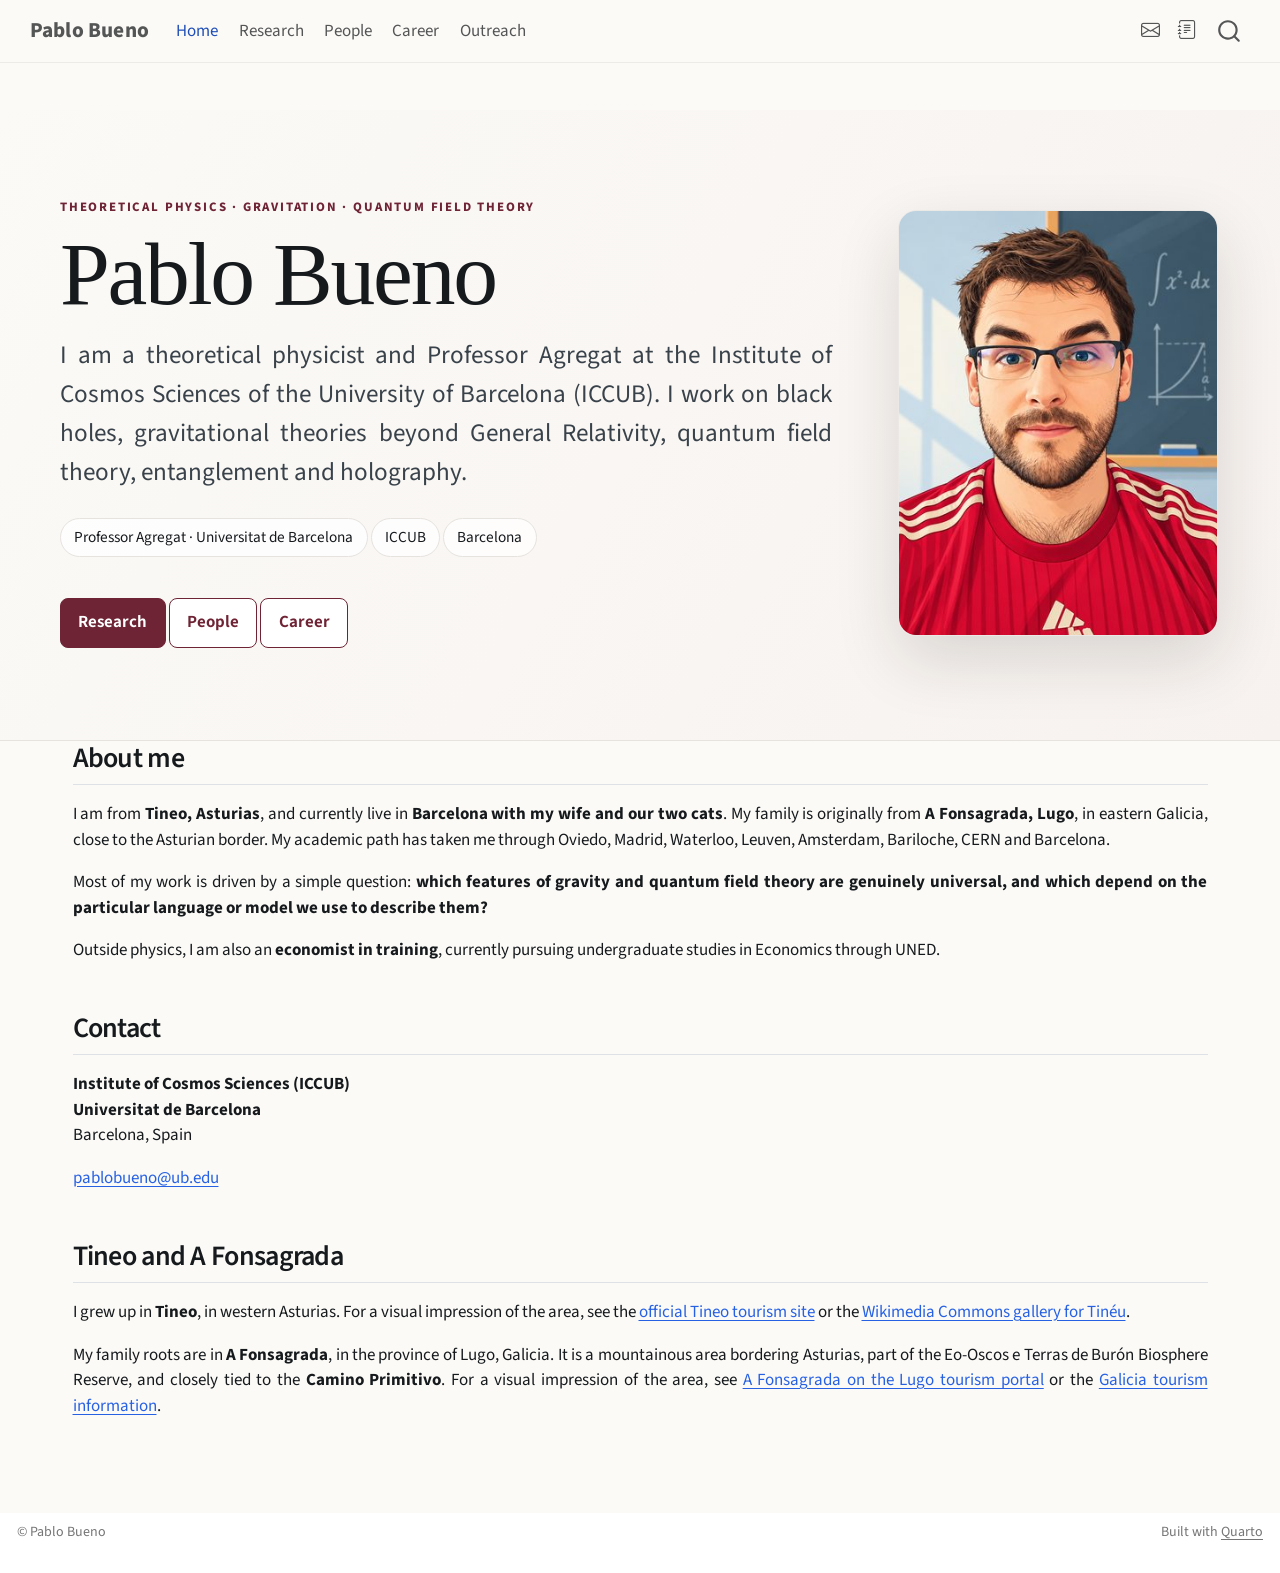
<file: index.html>
<!DOCTYPE html>
<html xmlns="http://www.w3.org/1999/xhtml" lang="en" xml:lang="en"><head>

<meta charset="utf-8">
<meta name="generator" content="quarto-1.10.18">

<meta name="viewport" content="width=device-width, initial-scale=1.0, user-scalable=yes">


<title>Pablo Bueno</title>
<style>
/* Default styles provided by pandoc.
** See https://pandoc.org/MANUAL.html#variables-for-html for config info.
*/
span.smallcaps{font-variant: small-caps;}
div.columns{display: flex; gap: 1.5em;}
div.column{flex: auto;}
@media screen {
div.columns{gap: min(4vw, 1.5em);}
div.column{overflow-x: auto;}
}
div.hanging-indent{margin-left: 1.5em; text-indent: -1.5em;}
ul.task-list{list-style: none;}
ul.task-list li input[type="checkbox"] {
  width: 0.8em;
  margin: 0 0.8em 0.2em -1em; /* quarto-specific, see https://github.com/quarto-dev/quarto-cli/issues/4556 */ 
  vertical-align: middle;
}
</style>


<script src="site_libs/quarto-nav/quarto-nav.js"></script>
<script src="site_libs/clipboard/clipboard.min.js"></script>
<script src="site_libs/quarto-search/autocomplete.umd.js"></script>
<script src="site_libs/quarto-search/fuse.min.js"></script>
<script src="site_libs/quarto-search/quarto-search.js"></script>
<meta name="quarto:offset" content="./">
<link href="./assets/favicon.svg" rel="icon" type="image/svg+xml">
<script src="site_libs/quarto-html/quarto.js" type="module"></script>
<script src="site_libs/quarto-html/tabsets/tabsets.js" type="module"></script>
<script src="site_libs/quarto-html/popper.min.js"></script>
<script src="site_libs/quarto-html/tippy.umd.min.js"></script>
<script src="site_libs/quarto-html/anchor.min.js"></script>
<link href="site_libs/quarto-html/tippy.css" rel="stylesheet">
<link href="site_libs/quarto-html/quarto-syntax-highlighting-64a204ab8560d761af7679ceaba22944.css" rel="stylesheet" id="quarto-text-highlighting-styles">
<script src="site_libs/bootstrap/bootstrap.min.js"></script>
<link href="site_libs/bootstrap/bootstrap-icons.css" rel="stylesheet">
<link href="site_libs/bootstrap/bootstrap-3e9b1289f5f353c49b617ce48ad2bc38.min.css" rel="stylesheet" append-hash="true" id="quarto-bootstrap" data-mode="light">
<script id="quarto-search-options" type="application/json">{
  "location": "navbar",
  "copy-button": false,
  "collapse-after": 3,
  "panel-placement": "end",
  "type": "overlay",
  "limit": 50,
  "keyboard-shortcut": [
    "f",
    "/",
    "s"
  ],
  "show-item-context": false,
  "language": {
    "search-no-results-text": "No results",
    "search-matching-documents-text": "matching documents",
    "search-copy-link-title": "Copy link to search",
    "search-hide-matches-text": "Hide additional matches",
    "search-more-match-text": "more match in this document",
    "search-more-matches-text": "more matches in this document",
    "search-clear-button-title": "Clear",
    "search-text-placeholder": "",
    "search-detached-cancel-button-title": "Cancel",
    "search-submit-button-title": "Submit",
    "search-label": "Search"
  }
}</script>
<style>html{ scroll-behavior: smooth; }</style>


<link rel="stylesheet" href="styles.css">
</head>

<body class="nav-fixed quarto-light">

<div id="quarto-search-results"></div>
  <header id="quarto-header" class="headroom fixed-top">
    <nav class="navbar navbar-expand-lg " data-bs-theme="dark">
      <div class="navbar-container container-fluid">
      <div class="navbar-brand-container mx-auto">
    <a class="navbar-brand" href="./index.html">
    <span class="navbar-title">Pablo Bueno</span>
    </a>
  </div>
            <div id="quarto-search" class="" title="Search"></div>
          <button class="navbar-toggler" type="button" data-bs-toggle="collapse" data-bs-target="#navbarCollapse" aria-controls="navbarCollapse" role="menu" aria-expanded="false" aria-label="Toggle navigation" onclick="if (window.quartoToggleHeadroom) { window.quartoToggleHeadroom(); }">
  <span class="navbar-toggler-icon"></span>
</button>
          <div class="collapse navbar-collapse" id="navbarCollapse">
            <ul class="navbar-nav navbar-nav-scroll me-auto">
  <li class="nav-item">
    <a class="nav-link active" href="./index.html" aria-current="page"> 
<span class="menu-text">Home</span></a>
  </li>  
  <li class="nav-item">
    <a class="nav-link" href="./research.html"> 
<span class="menu-text">Research</span></a>
  </li>  
  <li class="nav-item">
    <a class="nav-link" href="./people.html"> 
<span class="menu-text">People</span></a>
  </li>  
  <li class="nav-item">
    <a class="nav-link" href="./career.html"> 
<span class="menu-text">Career</span></a>
  </li>  
  <li class="nav-item">
    <a class="nav-link" href="./outreach.html"> 
<span class="menu-text">Outreach</span></a>
  </li>  
</ul>
            <ul class="navbar-nav navbar-nav-scroll ms-auto">
  <li class="nav-item compact">
    <a class="nav-link" href="mailto:pablobueno@ub.edu"> <i class="bi bi-envelope" role="img" aria-label="Email">
</i> 
<span class="menu-text"></span></a>
  </li>  
  <li class="nav-item compact">
    <a class="nav-link" href="https://inspirehep.net/authors/1198358?ui-citation-summary=true"> <i class="bi bi-journal-text" role="img" aria-label="INSPIRE-HEP">
</i> 
<span class="menu-text"></span></a>
  </li>  
</ul>
          </div> <!-- /navcollapse -->
            <div class="quarto-navbar-tools">
</div>
      </div> <!-- /container-fluid -->
    </nav>
</header>
<!-- content -->
<div id="quarto-content" class="quarto-container page-columns page-rows-contents page-layout-full page-navbar">
<!-- sidebar -->
<!-- margin-sidebar -->
    
<!-- main -->
<main class="content column-page" id="quarto-document-content"><header id="title-block-header" class="quarto-title-block"></header>




<div class="hero-split">
<div class="hero-copy">
<div class="hero-kicker">
Theoretical physics · Gravitation · Quantum field theory
</div>
<section id="pablo-bueno" class="level1">
<h1>Pablo Bueno</h1>
<div class="hero-lead">
<p>I am a theoretical physicist and Professor Agregat at the Institute of Cosmos Sciences of the University of Barcelona (ICCUB). I work on black holes, gravitational theories beyond General Relativity, quantum field theory, entanglement and holography.</p>
</div>
<div class="hero-meta">
<p><span class="pill">Professor Agregat · Universitat de Barcelona</span> <span class="pill">ICCUB</span> <span class="pill">Barcelona</span></p>
</div>
<div class="button-row">
<p><a class="pb-button primary" href="research.html">Research</a> <a class="pb-button secondary" href="people.html">People</a> <a class="pb-button secondary" href="career.html">Career</a></p>
</div>
</section>
</div>
<div class="hero-photo-wrap">
<p><img class="hero-photo" src="assets/pablo-bueno-cartoon-red.jpg" alt="Illustrated portrait of Pablo Bueno"></p>
</div>
</div>
<section id="about-me" class="level2">
<h2 class="anchored" data-anchor-id="about-me">About me</h2>
<p>I am from <strong>Tineo, Asturias</strong>, and currently live in <strong>Barcelona with my wife and our two cats</strong>. My family is originally from <strong>A Fonsagrada, Lugo</strong>, in eastern Galicia, close to the Asturian border. My academic path has taken me through Oviedo, Madrid, Waterloo, Leuven, Amsterdam, Bariloche, CERN and Barcelona.</p>
<p>Most of my work is driven by a simple question: <strong>which features of gravity and quantum field theory are genuinely universal, and which depend on the particular language or model we use to describe them?</strong></p>
<p>Outside physics, I am also an <strong>economist in training</strong>, currently pursuing undergraduate studies in Economics through UNED.</p>
</section>
<section id="contact" class="level2">
<h2 class="anchored" data-anchor-id="contact">Contact</h2>
<p><strong>Institute of Cosmos Sciences (ICCUB)</strong><br>
<strong>Universitat de Barcelona</strong><br>
Barcelona, Spain</p>
<p><a href="mailto:pablobueno@ub.edu">pablobueno@ub.edu</a></p>
</section>
<section id="tineo-and-a-fonsagrada" class="level2">
<h2 class="anchored" data-anchor-id="tineo-and-a-fonsagrada">Tineo and A Fonsagrada</h2>
<p>I grew up in <strong>Tineo</strong>, in western Asturias. For a visual impression of the area, see the <a href="https://turismotineo.es/">official Tineo tourism site</a> or the <a href="https://commons.wikimedia.org/wiki/Category:Tin%C3%A9u">Wikimedia Commons gallery for Tinéu</a>.</p>
<p>My family roots are in <strong>A Fonsagrada</strong>, in the province of Lugo, Galicia. It is a mountainous area bordering Asturias, part of the Eo-Oscos e Terras de Burón Biosphere Reserve, and closely tied to the <strong>Camino Primitivo</strong>. For a visual impression of the area, see <a href="https://turismo.deputacionlugo.gal/en/conece/lugoinedito/fonsagrada">A Fonsagrada on the Lugo tourism portal</a> or the <a href="https://www.turismo.gal/recurso/-/detalle/276943797/oficina-de-turismo-de-a-fonsagrada?langId=en_US">Galicia tourism information</a>.</p>


</section>

</main> <!-- /main -->
<script id="quarto-html-after-body" type="application/javascript">
  window.document.addEventListener("DOMContentLoaded", function (event) {
    const icon = "";
    const anchorJS = new window.AnchorJS();
    anchorJS.options = {
      placement: 'right',
      icon: icon
    };
    anchorJS.add('.anchored');
    const isCodeAnnotation = (el) => {
      for (const clz of el.classList) {
        if (clz.startsWith('code-annotation-')) {                     
          return true;
        }
      }
      return false;
    }
    const onCopySuccess = function(e) {
      // button target
      const button = e.trigger;
      // don't keep focus
      button.blur();
      // flash "checked"
      button.classList.add('code-copy-button-checked');
      var currentTitle = button.getAttribute("title");
      button.setAttribute("title", "Copied!");
      let tooltip;
      if (window.bootstrap) {
        button.setAttribute("data-bs-toggle", "tooltip");
        button.setAttribute("data-bs-placement", "left");
        button.setAttribute("data-bs-title", "Copied!");
        tooltip = new bootstrap.Tooltip(button, 
          { trigger: "manual", 
            customClass: "code-copy-button-tooltip",
            offset: [0, -8]});
        tooltip.show();    
      }
      setTimeout(function() {
        if (tooltip) {
          tooltip.hide();
          button.removeAttribute("data-bs-title");
          button.removeAttribute("data-bs-toggle");
          button.removeAttribute("data-bs-placement");
        }
        button.setAttribute("title", currentTitle);
        button.classList.remove('code-copy-button-checked');
      }, 1000);
      // clear code selection
      e.clearSelection();
    }
    const getTextToCopy = function(trigger) {
      const outerScaffold = trigger.parentElement.cloneNode(true);
      const codeEl = outerScaffold.querySelector('code');
      for (const childEl of codeEl.children) {
        if (isCodeAnnotation(childEl)) {
          childEl.remove();
        }
      }
      return codeEl.innerText;
    }
    const clipboard = new window.ClipboardJS('.code-copy-button:not([data-in-quarto-modal])', {
      text: getTextToCopy
    });
    clipboard.on('success', onCopySuccess);
    if (window.document.getElementById('quarto-embedded-source-code-modal')) {
      const clipboardModal = new window.ClipboardJS('.code-copy-button[data-in-quarto-modal]', {
        text: getTextToCopy,
        container: window.document.getElementById('quarto-embedded-source-code-modal')
      });
      clipboardModal.on('success', onCopySuccess);
    }
      var localhostRegex = new RegExp(/^(?:http|https):\/\/localhost\:?[0-9]*\//);
      var mailtoRegex = new RegExp(/^mailto:/);
        var filterRegex = new RegExp("https:\/\/DrBueno88\.github\.io");
      var isInternal = (href) => {
          return filterRegex.test(href) || localhostRegex.test(href) || mailtoRegex.test(href);
      }
      // Inspect non-navigation links and adorn them if external
     var links = window.document.querySelectorAll('a[href]:not(.nav-link):not(.navbar-brand):not(.toc-action):not(.sidebar-link):not(.sidebar-item-toggle):not(.pagination-link):not(.no-external):not([aria-hidden]):not(.dropdown-item):not(.quarto-navigation-tool):not(.about-link)');
      for (var i=0; i<links.length; i++) {
        const link = links[i];
        if (!isInternal(link.href)) {
          // undo the damage that might have been done by quarto-nav.js in the case of
          // links that we want to consider external
          if (link.dataset.originalHref !== undefined) {
            link.href = link.dataset.originalHref;
          }
            // target, if specified
            link.setAttribute("target", "_blank");
            if (link.getAttribute("rel") === null) {
              link.setAttribute("rel", "noopener");
            }
        }
      }
    function tippyHover(el, contentFn, onTriggerFn, onUntriggerFn) {
      const config = {
        allowHTML: true,
        maxWidth: 500,
        delay: 100,
        arrow: false,
        appendTo: function(el) {
            return el.parentElement;
        },
        interactive: true,
        interactiveBorder: 10,
        theme: 'quarto',
        placement: 'bottom-start',
      };
      if (contentFn) {
        config.content = contentFn;
      }
      if (onTriggerFn) {
        config.onTrigger = onTriggerFn;
      }
      if (onUntriggerFn) {
        config.onUntrigger = onUntriggerFn;
      }
      window.tippy(el, config); 
    }
    const noterefs = window.document.querySelectorAll('a[role="doc-noteref"]');
    for (var i=0; i<noterefs.length; i++) {
      const ref = noterefs[i];
      tippyHover(ref, function() {
        // use id or data attribute instead here
        let href = ref.getAttribute('data-footnote-href') || ref.getAttribute('href');
        try { href = new URL(href).hash; } catch {}
        const id = href.replace(/^#\/?/, "");
        const note = window.document.getElementById(id);
        if (note) {
          return note.innerHTML;
        } else {
          return "";
        }
      });
    }
    const xrefs = window.document.querySelectorAll('a.quarto-xref');
    const processXRef = (id, note) => {
      // Strip column container classes
      const stripColumnClz = (el) => {
        el.classList.remove("page-full", "page-columns");
        if (el.children) {
          for (const child of el.children) {
            stripColumnClz(child);
          }
        }
      }
      stripColumnClz(note)
      if (id === null || id.startsWith('sec-')) {
        // Special case sections, only their first couple elements
        const container = document.createElement("div");
        if (note.children && note.children.length > 2) {
          container.appendChild(note.children[0].cloneNode(true));
          for (let i = 1; i < note.children.length; i++) {
            const child = note.children[i];
            if (child.tagName === "P" && child.innerText === "") {
              continue;
            } else {
              container.appendChild(child.cloneNode(true));
              break;
            }
          }
          if (window.Quarto?.typesetMath) {
            window.Quarto.typesetMath(container);
          }
          return container.innerHTML
        } else {
          if (window.Quarto?.typesetMath) {
            window.Quarto.typesetMath(note);
          }
          return note.innerHTML;
        }
      } else {
        // Remove any anchor links if they are present
        const anchorLink = note.querySelector('a.anchorjs-link');
        if (anchorLink) {
          anchorLink.remove();
        }
        if (window.Quarto?.typesetMath) {
          window.Quarto.typesetMath(note);
        }
        if (note.classList.contains("callout")) {
          return note.outerHTML;
        } else {
          return note.innerHTML;
        }
      }
    }
    for (var i=0; i<xrefs.length; i++) {
      const xref = xrefs[i];
      tippyHover(xref, undefined, function(instance) {
        instance.disable();
        let url = xref.getAttribute('href');
        let hash = undefined; 
        if (url.startsWith('#')) {
          hash = url;
        } else {
          try { hash = new URL(url).hash; } catch {}
        }
        if (hash) {
          const id = hash.replace(/^#\/?/, "");
          const note = window.document.getElementById(id);
          if (note !== null) {
            try {
              const html = processXRef(id, note.cloneNode(true));
              instance.setContent(html);
            } finally {
              instance.enable();
              instance.show();
            }
          } else {
            // See if we can fetch this
            fetch(url.split('#')[0])
            .then(res => res.text())
            .then(html => {
              const parser = new DOMParser();
              const htmlDoc = parser.parseFromString(html, "text/html");
              const note = htmlDoc.getElementById(id);
              if (note !== null) {
                const html = processXRef(id, note);
                instance.setContent(html);
              } 
            }).finally(() => {
              instance.enable();
              instance.show();
            });
          }
        } else {
          // See if we can fetch a full url (with no hash to target)
          // This is a special case and we should probably do some content thinning / targeting
          fetch(url)
          .then(res => res.text())
          .then(html => {
            const parser = new DOMParser();
            const htmlDoc = parser.parseFromString(html, "text/html");
            const note = htmlDoc.querySelector('main.content');
            if (note !== null) {
              // This should only happen for chapter cross references
              // (since there is no id in the URL)
              // remove the first header
              if (note.children.length > 0 && note.children[0].tagName === "HEADER") {
                note.children[0].remove();
              }
              const html = processXRef(null, note);
              instance.setContent(html);
            } 
          }).finally(() => {
            instance.enable();
            instance.show();
          });
        }
      }, function(instance) {
      });
    }
        let selectedAnnoteEl;
        const selectorForAnnotation = ( cell, annotation) => {
          let cellAttr = 'data-code-cell="' + cell + '"';
          let lineAttr = 'data-code-annotation="' +  annotation + '"';
          const selector = 'span[' + cellAttr + '][' + lineAttr + ']';
          return selector;
        }
        const selectCodeLines = (annoteEl) => {
          const doc = window.document;
          const targetCell = annoteEl.getAttribute("data-target-cell");
          const targetAnnotation = annoteEl.getAttribute("data-target-annotation");
          const annoteSpan = window.document.querySelector(selectorForAnnotation(targetCell, targetAnnotation));
          const lines = annoteSpan.getAttribute("data-code-lines").split(",");
          const lineIds = lines.map((line) => {
            return targetCell + "-" + line;
          })
          let top = null;
          let height = null;
          let parent = null;
          if (lineIds.length > 0) {
              //compute the position of the single el (top and bottom and make a div)
              const el = window.document.getElementById(lineIds[0]);
              top = el.offsetTop;
              height = el.offsetHeight;
              parent = el.parentElement.parentElement;
            if (lineIds.length > 1) {
              const lastEl = window.document.getElementById(lineIds[lineIds.length - 1]);
              const bottom = lastEl.offsetTop + lastEl.offsetHeight;
              height = bottom - top;
            }
            if (top !== null && height !== null && parent !== null) {
              // cook up a div (if necessary) and position it 
              let div = window.document.getElementById("code-annotation-line-highlight");
              if (div === null) {
                div = window.document.createElement("div");
                div.setAttribute("id", "code-annotation-line-highlight");
                div.style.position = 'absolute';
                parent.appendChild(div);
              }
              div.style.top = top - 2 + "px";
              div.style.height = height + 4 + "px";
              div.style.left = 0;
              let gutterDiv = window.document.getElementById("code-annotation-line-highlight-gutter");
              if (gutterDiv === null) {
                gutterDiv = window.document.createElement("div");
                gutterDiv.setAttribute("id", "code-annotation-line-highlight-gutter");
                gutterDiv.style.position = 'absolute';
                const codeCell = window.document.getElementById(targetCell);
                const gutter = codeCell.querySelector('.code-annotation-gutter');
                gutter.appendChild(gutterDiv);
              }
              gutterDiv.style.top = top - 2 + "px";
              gutterDiv.style.height = height + 4 + "px";
            }
            selectedAnnoteEl = annoteEl;
          }
        };
        const unselectCodeLines = () => {
          const elementsIds = ["code-annotation-line-highlight", "code-annotation-line-highlight-gutter"];
          elementsIds.forEach((elId) => {
            const div = window.document.getElementById(elId);
            if (div) {
              div.remove();
            }
          });
          selectedAnnoteEl = undefined;
        };
          // Handle positioning of the toggle
      window.addEventListener(
        "resize",
        throttle(() => {
          elRect = undefined;
          if (selectedAnnoteEl) {
            selectCodeLines(selectedAnnoteEl);
          }
        }, 10)
      );
      function throttle(fn, ms) {
      let throttle = false;
      let timer;
        return (...args) => {
          if(!throttle) { // first call gets through
              fn.apply(this, args);
              throttle = true;
          } else { // all the others get throttled
              if(timer) clearTimeout(timer); // cancel #2
              timer = setTimeout(() => {
                fn.apply(this, args);
                timer = throttle = false;
              }, ms);
          }
        };
      }
        // Attach click handler to the DT
        const annoteDls = window.document.querySelectorAll('dt[data-target-cell]');
        for (const annoteDlNode of annoteDls) {
          annoteDlNode.addEventListener('click', (event) => {
            const clickedEl = event.target;
            if (clickedEl !== selectedAnnoteEl) {
              unselectCodeLines();
              const activeEl = window.document.querySelector('dt[data-target-cell].code-annotation-active');
              if (activeEl) {
                activeEl.classList.remove('code-annotation-active');
              }
              selectCodeLines(clickedEl);
              clickedEl.classList.add('code-annotation-active');
            } else {
              // Unselect the line
              unselectCodeLines();
              clickedEl.classList.remove('code-annotation-active');
            }
          });
        }
    const findCites = (el) => {
      const parentEl = el.parentElement;
      if (parentEl) {
        const cites = parentEl.dataset.cites;
        if (cites) {
          return {
            el,
            cites: cites.split(' ')
          };
        } else {
          return findCites(el.parentElement)
        }
      } else {
        return undefined;
      }
    };
    var bibliorefs = window.document.querySelectorAll('a[role="doc-biblioref"]');
    for (var i=0; i<bibliorefs.length; i++) {
      const ref = bibliorefs[i];
      const citeInfo = findCites(ref);
      if (citeInfo) {
        tippyHover(citeInfo.el, function() {
          var popup = window.document.createElement('div');
          citeInfo.cites.forEach(function(cite) {
            var citeDiv = window.document.createElement('div');
            citeDiv.classList.add('hanging-indent');
            citeDiv.classList.add('csl-entry');
            var biblioDiv = window.document.getElementById('ref-' + cite);
            if (biblioDiv) {
              citeDiv.innerHTML = biblioDiv.innerHTML;
            }
            popup.appendChild(citeDiv);
          });
          return popup.innerHTML;
        });
      }
    }
  });
  </script>
</div> <!-- /content -->
<footer class="footer">
  <div class="nav-footer">
    <div class="nav-footer-left">
<p>© Pablo Bueno</p>
</div>   
    <div class="nav-footer-center">
      &nbsp;
    </div>
    <div class="nav-footer-right">
<p>Built with <a href="https://quarto.org/">Quarto</a></p>
</div>
  </div>
</footer>




<script src="site_libs/quarto-html/zenscroll-min.js"></script>
</body></html>
</file>
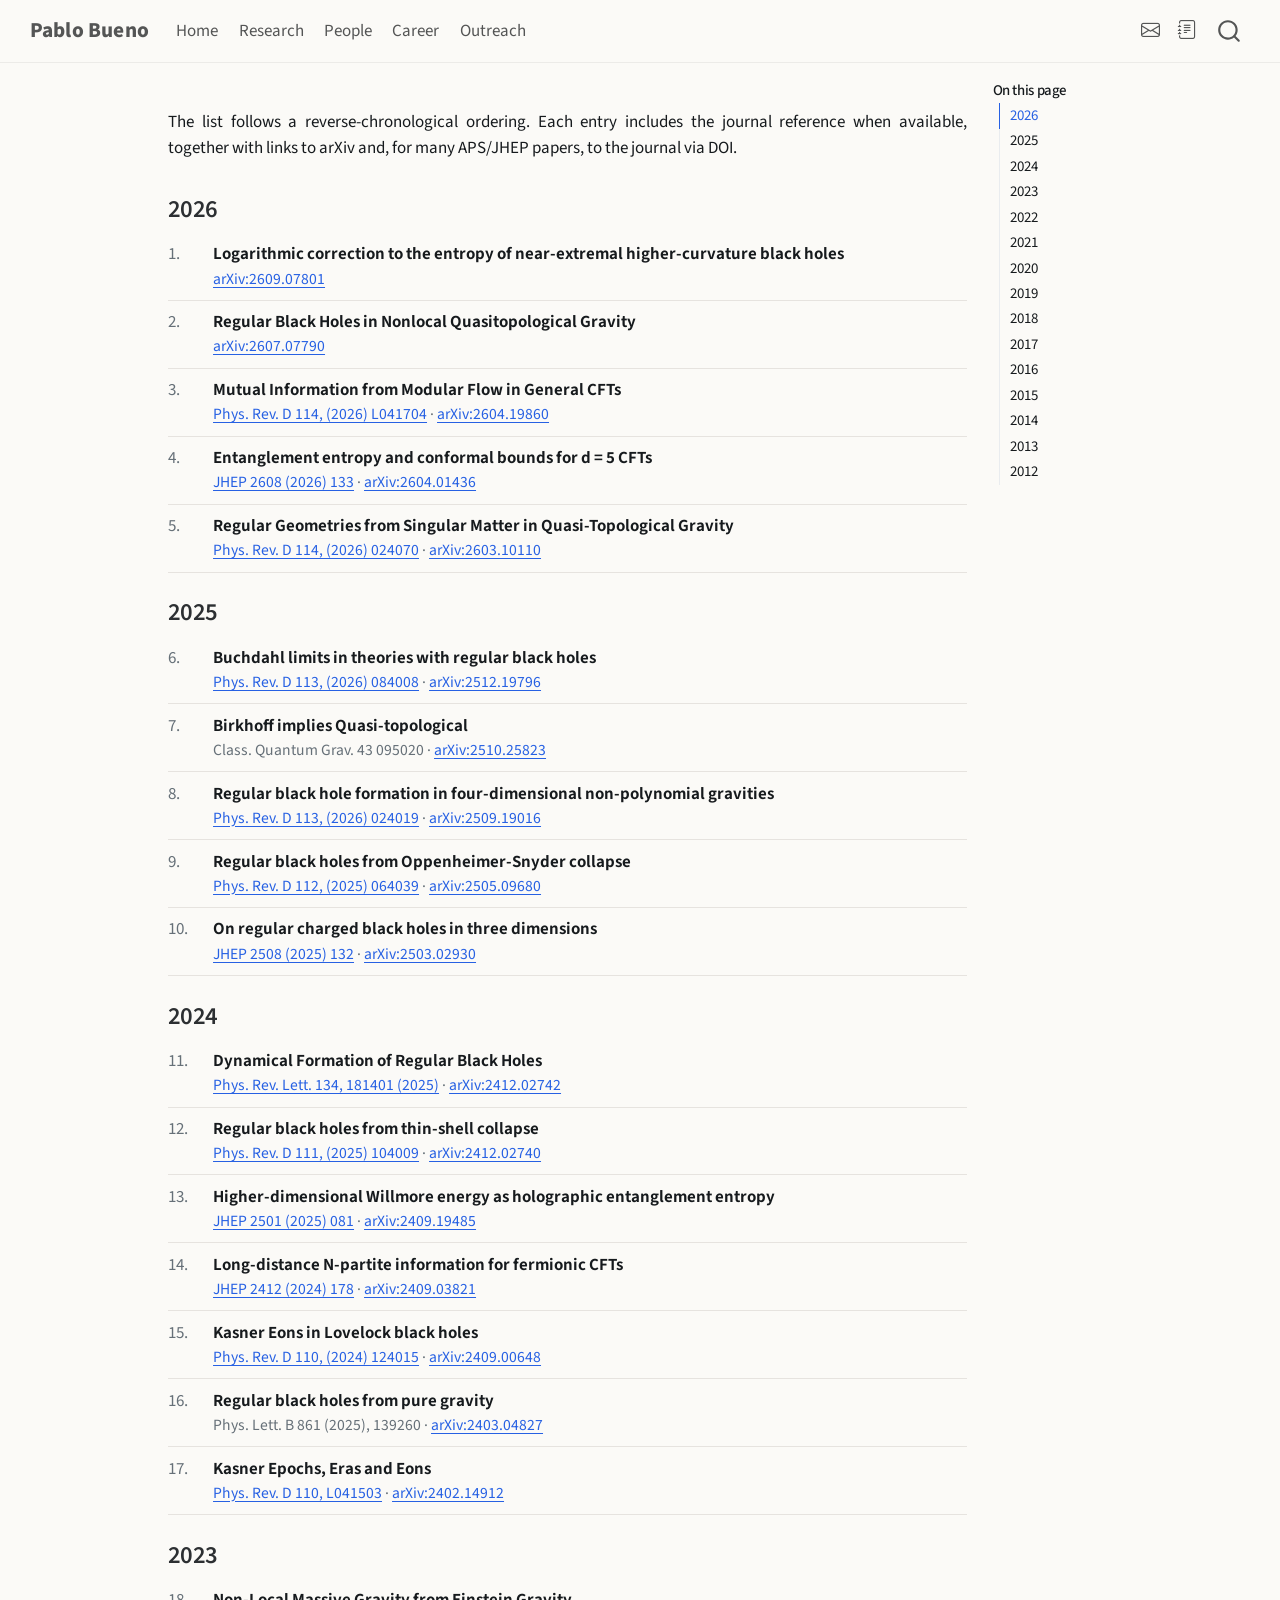
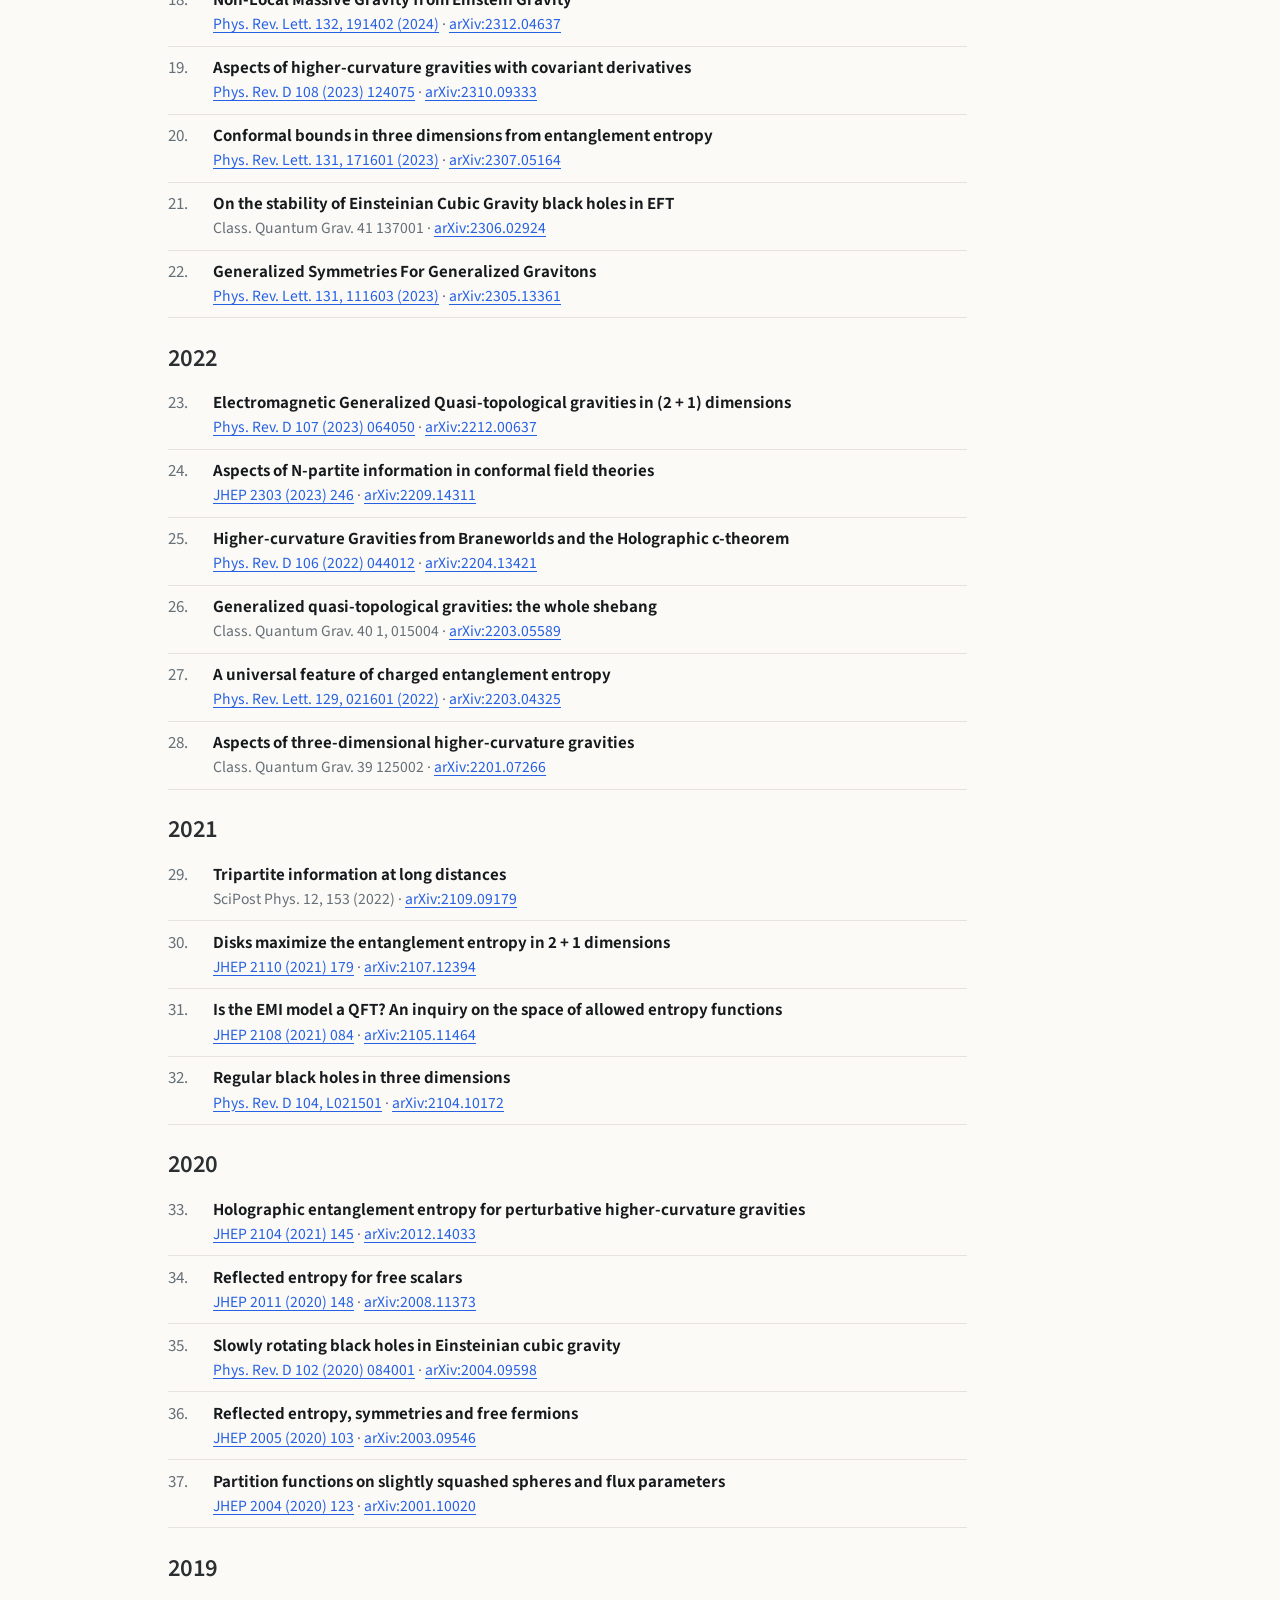
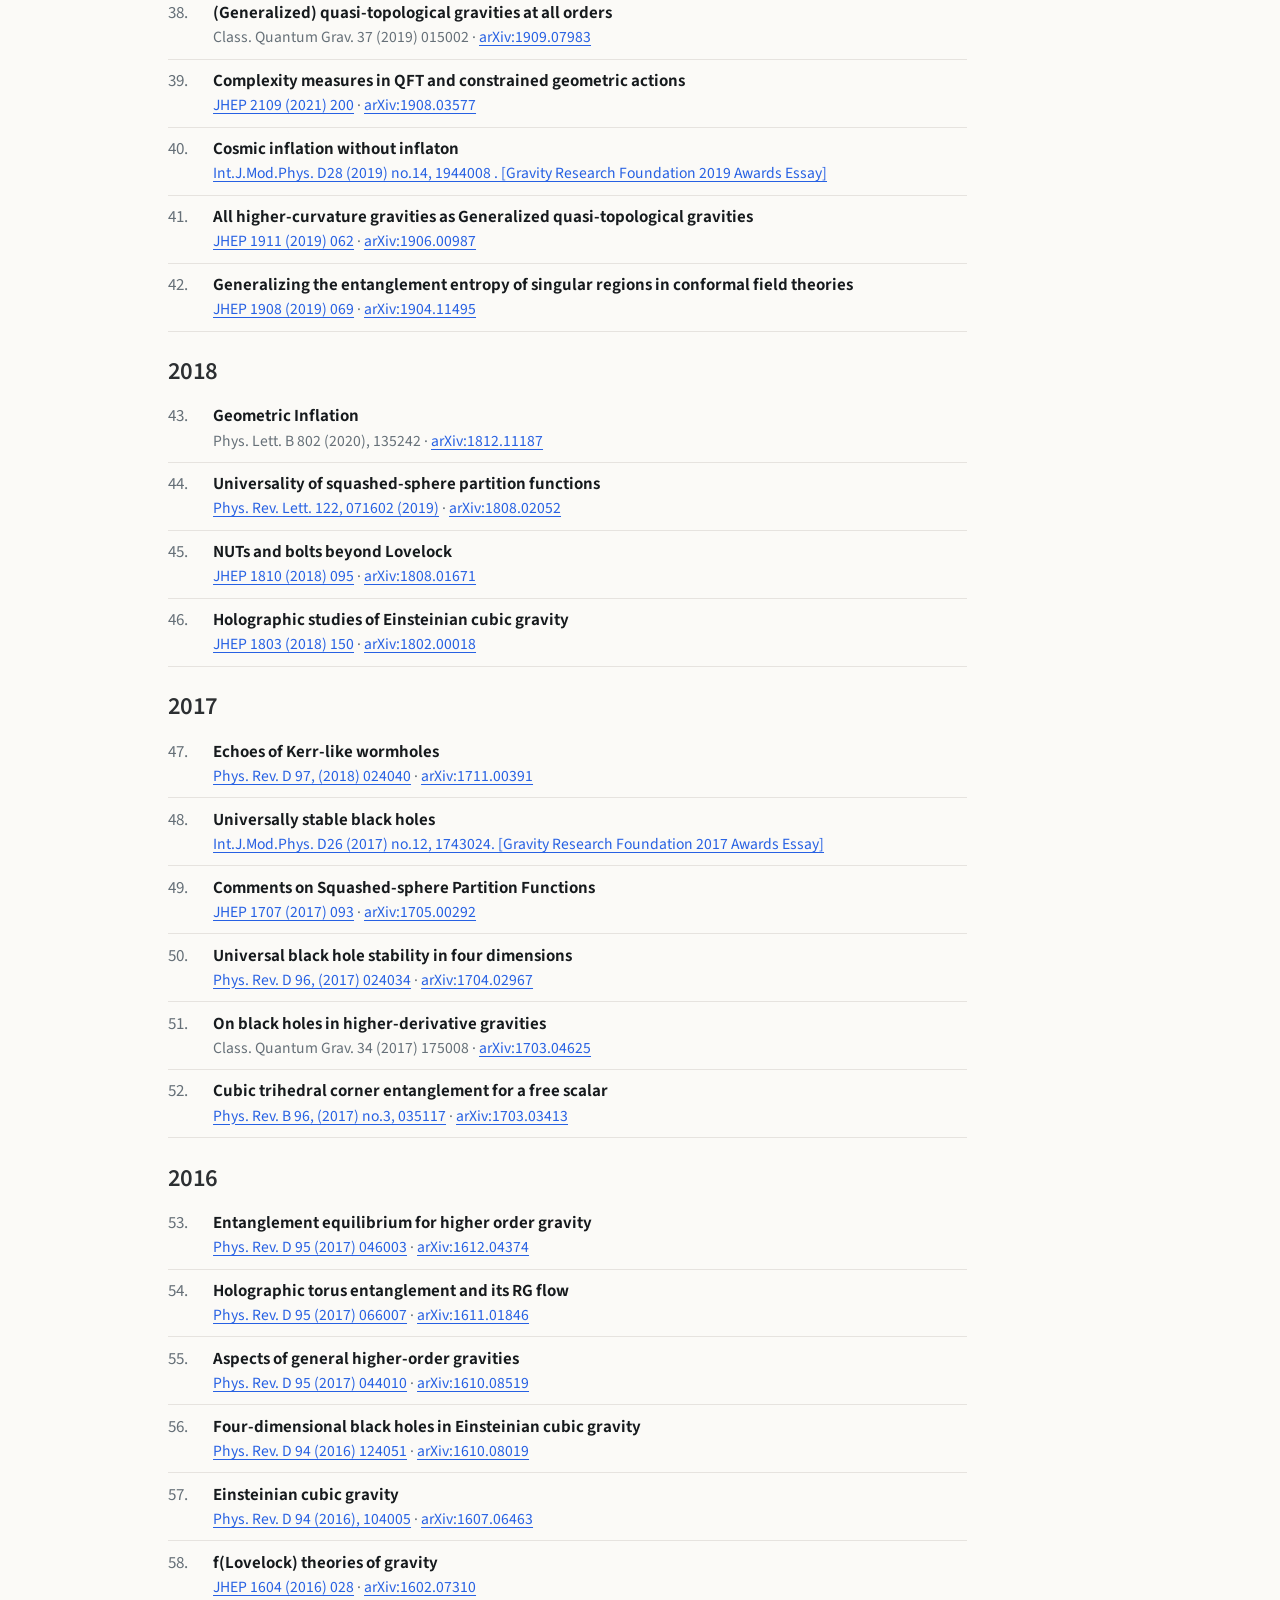
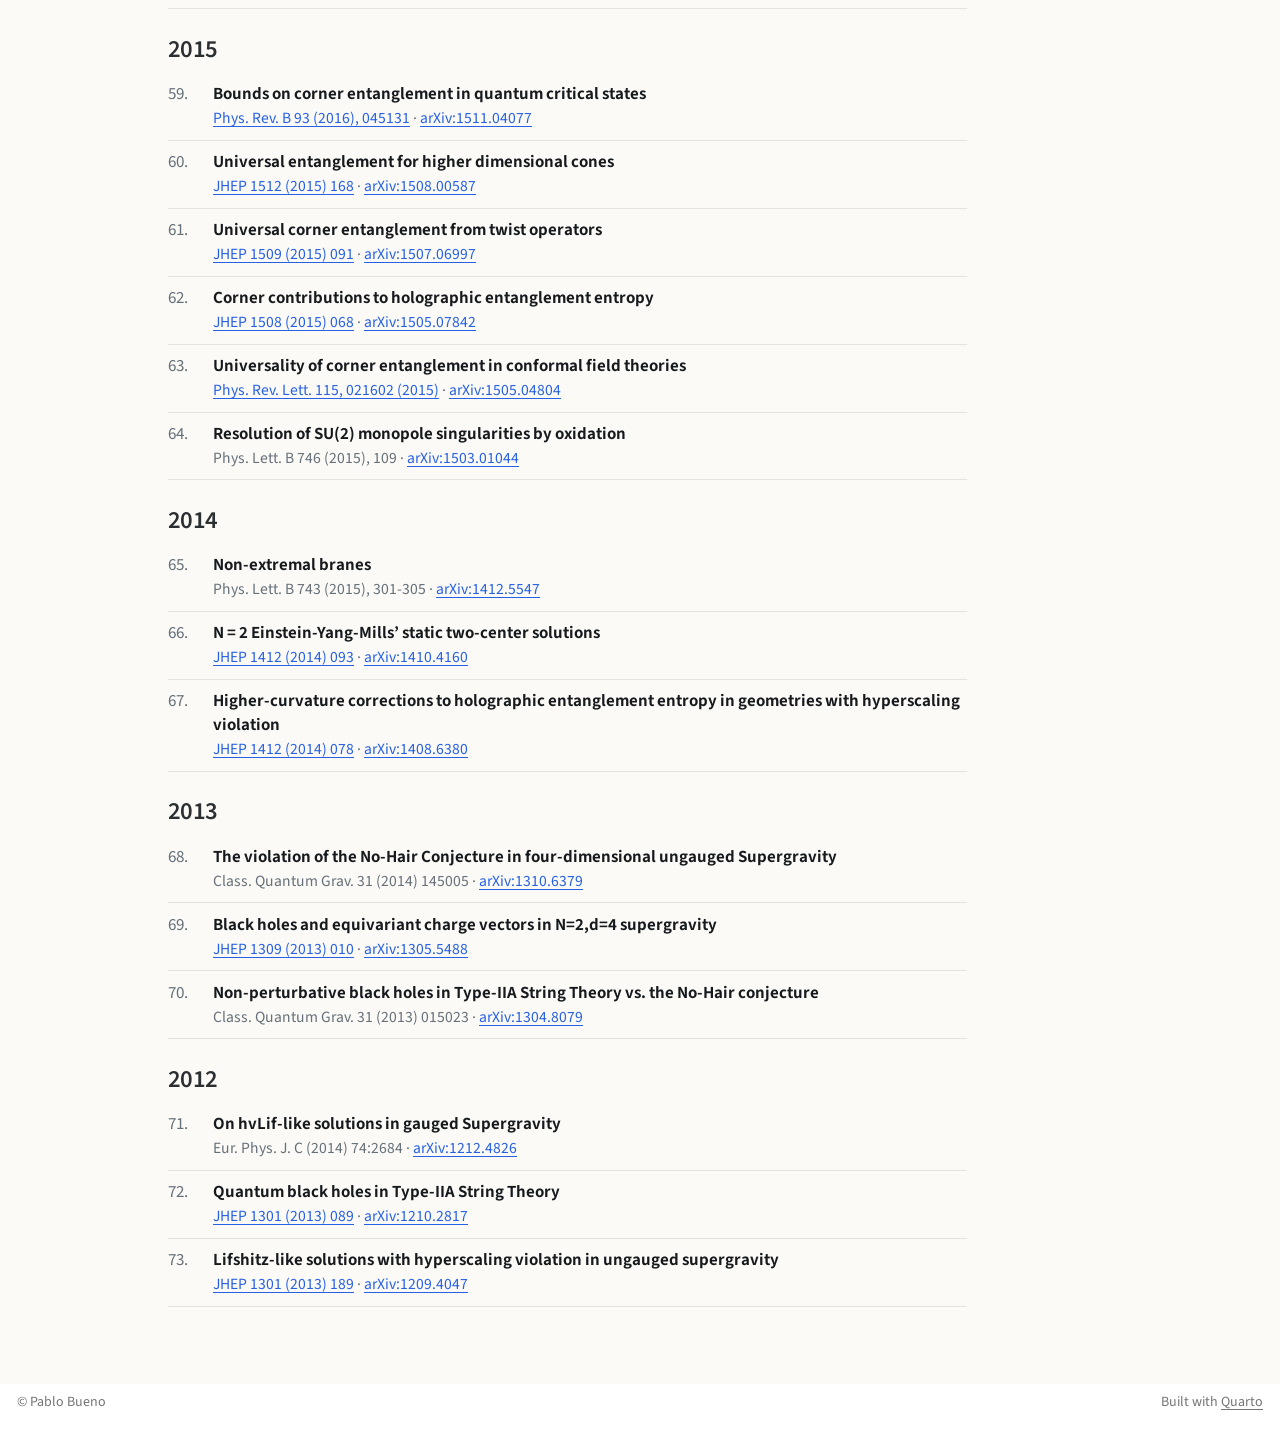
<file: articles.html>
<!DOCTYPE html>
<html xmlns="http://www.w3.org/1999/xhtml" lang="en" xml:lang="en"><head>

<meta charset="utf-8">
<meta name="generator" content="quarto-1.10.18">

<meta name="viewport" content="width=device-width, initial-scale=1.0, user-scalable=yes">


<title>articles – Pablo Bueno</title>
<style>
/* Default styles provided by pandoc.
** See https://pandoc.org/MANUAL.html#variables-for-html for config info.
*/
span.smallcaps{font-variant: small-caps;}
div.columns{display: flex; gap: 1.5em;}
div.column{flex: auto;}
@media screen {
div.columns{gap: min(4vw, 1.5em);}
div.column{overflow-x: auto;}
}
div.hanging-indent{margin-left: 1.5em; text-indent: -1.5em;}
ul.task-list{list-style: none;}
ul.task-list li input[type="checkbox"] {
  width: 0.8em;
  margin: 0 0.8em 0.2em -1em; /* quarto-specific, see https://github.com/quarto-dev/quarto-cli/issues/4556 */ 
  vertical-align: middle;
}
</style>


<script src="site_libs/quarto-nav/quarto-nav.js"></script>
<script src="site_libs/clipboard/clipboard.min.js"></script>
<script src="site_libs/quarto-search/autocomplete.umd.js"></script>
<script src="site_libs/quarto-search/fuse.min.js"></script>
<script src="site_libs/quarto-search/quarto-search.js"></script>
<meta name="quarto:offset" content="./">
<link href="./assets/favicon.svg" rel="icon" type="image/svg+xml">
<script src="site_libs/quarto-html/quarto.js" type="module"></script>
<script src="site_libs/quarto-html/tabsets/tabsets.js" type="module"></script>
<script src="site_libs/quarto-html/popper.min.js"></script>
<script src="site_libs/quarto-html/tippy.umd.min.js"></script>
<script src="site_libs/quarto-html/anchor.min.js"></script>
<link href="site_libs/quarto-html/tippy.css" rel="stylesheet">
<link href="site_libs/quarto-html/quarto-syntax-highlighting-64a204ab8560d761af7679ceaba22944.css" rel="stylesheet" id="quarto-text-highlighting-styles">
<script src="site_libs/bootstrap/bootstrap.min.js"></script>
<link href="site_libs/bootstrap/bootstrap-icons.css" rel="stylesheet">
<link href="site_libs/bootstrap/bootstrap-3e9b1289f5f353c49b617ce48ad2bc38.min.css" rel="stylesheet" append-hash="true" id="quarto-bootstrap" data-mode="light">
<script id="quarto-search-options" type="application/json">{
  "location": "navbar",
  "copy-button": false,
  "collapse-after": 3,
  "panel-placement": "end",
  "type": "overlay",
  "limit": 50,
  "keyboard-shortcut": [
    "f",
    "/",
    "s"
  ],
  "show-item-context": false,
  "language": {
    "search-no-results-text": "No results",
    "search-matching-documents-text": "matching documents",
    "search-copy-link-title": "Copy link to search",
    "search-hide-matches-text": "Hide additional matches",
    "search-more-match-text": "more match in this document",
    "search-more-matches-text": "more matches in this document",
    "search-clear-button-title": "Clear",
    "search-text-placeholder": "",
    "search-detached-cancel-button-title": "Cancel",
    "search-submit-button-title": "Submit",
    "search-label": "Search"
  }
}</script>
<style>html{ scroll-behavior: smooth; }</style>


<link rel="stylesheet" href="styles.css">
</head>

<body class="nav-fixed quarto-light">

<div id="quarto-search-results"></div>
  <header id="quarto-header" class="headroom fixed-top">
    <nav class="navbar navbar-expand-lg " data-bs-theme="dark">
      <div class="navbar-container container-fluid">
      <div class="navbar-brand-container mx-auto">
    <a class="navbar-brand" href="./index.html">
    <span class="navbar-title">Pablo Bueno</span>
    </a>
  </div>
            <div id="quarto-search" class="" title="Search"></div>
          <button class="navbar-toggler" type="button" data-bs-toggle="collapse" data-bs-target="#navbarCollapse" aria-controls="navbarCollapse" role="menu" aria-expanded="false" aria-label="Toggle navigation" onclick="if (window.quartoToggleHeadroom) { window.quartoToggleHeadroom(); }">
  <span class="navbar-toggler-icon"></span>
</button>
          <div class="collapse navbar-collapse" id="navbarCollapse">
            <ul class="navbar-nav navbar-nav-scroll me-auto">
  <li class="nav-item">
    <a class="nav-link" href="./index.html"> 
<span class="menu-text">Home</span></a>
  </li>  
  <li class="nav-item">
    <a class="nav-link" href="./research.html"> 
<span class="menu-text">Research</span></a>
  </li>  
  <li class="nav-item">
    <a class="nav-link" href="./people.html"> 
<span class="menu-text">People</span></a>
  </li>  
  <li class="nav-item">
    <a class="nav-link" href="./career.html"> 
<span class="menu-text">Career</span></a>
  </li>  
  <li class="nav-item">
    <a class="nav-link" href="./outreach.html"> 
<span class="menu-text">Outreach</span></a>
  </li>  
</ul>
            <ul class="navbar-nav navbar-nav-scroll ms-auto">
  <li class="nav-item compact">
    <a class="nav-link" href="mailto:pablobueno@ub.edu"> <i class="bi bi-envelope" role="img" aria-label="Email">
</i> 
<span class="menu-text"></span></a>
  </li>  
  <li class="nav-item compact">
    <a class="nav-link" href="https://inspirehep.net/authors/1198358?ui-citation-summary=true"> <i class="bi bi-journal-text" role="img" aria-label="INSPIRE-HEP">
</i> 
<span class="menu-text"></span></a>
  </li>  
</ul>
          </div> <!-- /navcollapse -->
            <div class="quarto-navbar-tools">
</div>
      </div> <!-- /container-fluid -->
    </nav>
</header>
<!-- content -->
<div id="quarto-content" class="quarto-container page-columns page-rows-contents page-layout-article page-navbar">
<!-- sidebar -->
<!-- margin-sidebar -->
    <div id="quarto-margin-sidebar" class="sidebar margin-sidebar">
        <nav id="TOC" role="doc-toc" class="toc-active">
    <h2 id="toc-title">On this page</h2>
   
  <ul>
  <li><a href="#section" id="toc-section" class="nav-link active" data-scroll-target="#section">2026</a></li>
  <li><a href="#section-1" id="toc-section-1" class="nav-link" data-scroll-target="#section-1">2025</a></li>
  <li><a href="#section-2" id="toc-section-2" class="nav-link" data-scroll-target="#section-2">2024</a></li>
  <li><a href="#section-3" id="toc-section-3" class="nav-link" data-scroll-target="#section-3">2023</a></li>
  <li><a href="#section-4" id="toc-section-4" class="nav-link" data-scroll-target="#section-4">2022</a></li>
  <li><a href="#section-5" id="toc-section-5" class="nav-link" data-scroll-target="#section-5">2021</a></li>
  <li><a href="#section-6" id="toc-section-6" class="nav-link" data-scroll-target="#section-6">2020</a></li>
  <li><a href="#section-7" id="toc-section-7" class="nav-link" data-scroll-target="#section-7">2019</a></li>
  <li><a href="#section-8" id="toc-section-8" class="nav-link" data-scroll-target="#section-8">2018</a></li>
  <li><a href="#section-9" id="toc-section-9" class="nav-link" data-scroll-target="#section-9">2017</a></li>
  <li><a href="#section-10" id="toc-section-10" class="nav-link" data-scroll-target="#section-10">2016</a></li>
  <li><a href="#section-11" id="toc-section-11" class="nav-link" data-scroll-target="#section-11">2015</a></li>
  <li><a href="#section-12" id="toc-section-12" class="nav-link" data-scroll-target="#section-12">2014</a></li>
  <li><a href="#section-13" id="toc-section-13" class="nav-link" data-scroll-target="#section-13">2013</a></li>
  <li><a href="#section-14" id="toc-section-14" class="nav-link" data-scroll-target="#section-14">2012</a></li>
  </ul>
</nav>
    </div>
<!-- main -->
<main class="content" id="quarto-document-content"><header id="title-block-header" class="quarto-title-block"></header>




<p>The list follows a reverse-chronological ordering. Each entry includes the journal reference when available, together with links to arXiv and, for many APS/JHEP papers, to the journal via DOI.</p>
<section id="section" class="level3">
<h3 class="anchored" data-anchor-id="section">2026</h3>
<div class="pub-entry">
<span class="pub-number">1.</span><span><a class="pub-title" href="https://arxiv.org/abs/2609.07801">Logarithmic correction to the entropy of near-extremal higher-curvature black holes</a><br><span class="pub-ref"><a href="https://arxiv.org/abs/2609.07801">arXiv:2609.07801</a></span></span>
</div>
<div class="pub-entry">
<span class="pub-number">2.</span><span><a class="pub-title" href="https://arxiv.org/abs/2607.07790">Regular Black Holes in Nonlocal Quasitopological Gravity</a><br><span class="pub-ref"><a href="https://arxiv.org/abs/2607.07790">arXiv:2607.07790</a></span></span>
</div>
<div class="pub-entry">
<span class="pub-number">3.</span><span><a class="pub-title" href="https://arxiv.org/abs/2604.19860">Mutual Information from Modular Flow in General CFTs</a><br><span class="pub-ref"><a href="https://doi.org/10.1103/PhysRevD.114.L041704">Phys. Rev.&nbsp;D 114, (2026) L041704</a> · <a href="https://arxiv.org/abs/2604.19860">arXiv:2604.19860</a></span></span>
</div>
<div class="pub-entry">
<span class="pub-number">4.</span><span><a class="pub-title" href="https://arxiv.org/abs/2604.01436">Entanglement entropy and conformal bounds for d = 5 CFTs</a><br><span class="pub-ref"><a href="https://doi.org/10.1007/JHEP08(2026)133">JHEP 2608 (2026) 133</a> · <a href="https://arxiv.org/abs/2604.01436">arXiv:2604.01436</a></span></span>
</div>
<div class="pub-entry">
<span class="pub-number">5.</span><span><a class="pub-title" href="https://arxiv.org/abs/2603.10110">Regular Geometries from Singular Matter in Quasi-Topological Gravity</a><br><span class="pub-ref"><a href="https://doi.org/10.1103/PhysRevD.114.024070">Phys. Rev.&nbsp;D 114, (2026) 024070</a> · <a href="https://arxiv.org/abs/2603.10110">arXiv:2603.10110</a></span></span>
</div>
</section>
<section id="section-1" class="level3">
<h3 class="anchored" data-anchor-id="section-1">2025</h3>
<div class="pub-entry">
<span class="pub-number">6.</span><span><a class="pub-title" href="https://arxiv.org/abs/2512.19796">Buchdahl limits in theories with regular black holes</a><br><span class="pub-ref"><a href="https://doi.org/10.1103/PhysRevD.113.084008">Phys. Rev.&nbsp;D 113, (2026) 084008</a> · <a href="https://arxiv.org/abs/2512.19796">arXiv:2512.19796</a></span></span>
</div>
<div class="pub-entry">
<span class="pub-number">7.</span><span><a class="pub-title" href="https://arxiv.org/abs/2510.25823">Birkhoff implies Quasi-topological</a><br><span class="pub-ref">Class. Quantum Grav. 43 095020 · <a href="https://arxiv.org/abs/2510.25823">arXiv:2510.25823</a></span></span>
</div>
<div class="pub-entry">
<span class="pub-number">8.</span><span><a class="pub-title" href="https://arxiv.org/abs/2509.19016">Regular black hole formation in four-dimensional non-polynomial gravities</a><br><span class="pub-ref"><a href="https://doi.org/10.1103/PhysRevD.113.024019">Phys. Rev.&nbsp;D 113, (2026) 024019</a> · <a href="https://arxiv.org/abs/2509.19016">arXiv:2509.19016</a></span></span>
</div>
<div class="pub-entry">
<span class="pub-number">9.</span><span><a class="pub-title" href="https://arxiv.org/abs/2505.09680">Regular black holes from Oppenheimer-Snyder collapse</a><br><span class="pub-ref"><a href="https://doi.org/10.1103/PhysRevD.112.064039">Phys. Rev.&nbsp;D 112, (2025) 064039</a> · <a href="https://arxiv.org/abs/2505.09680">arXiv:2505.09680</a></span></span>
</div>
<div class="pub-entry">
<span class="pub-number">10.</span><span><a class="pub-title" href="https://arxiv.org/abs/2503.02930">On regular charged black holes in three dimensions</a><br><span class="pub-ref"><a href="https://doi.org/10.1007/JHEP08(2025)132">JHEP 2508 (2025) 132</a> · <a href="https://arxiv.org/abs/2503.02930">arXiv:2503.02930</a></span></span>
</div>
</section>
<section id="section-2" class="level3">
<h3 class="anchored" data-anchor-id="section-2">2024</h3>
<div class="pub-entry">
<span class="pub-number">11.</span><span><a class="pub-title" href="https://arxiv.org/abs/2412.02742">Dynamical Formation of Regular Black Holes</a><br><span class="pub-ref"><a href="https://doi.org/10.1103/PhysRevLett.134.181401">Phys. Rev.&nbsp;Lett. 134, 181401 (2025)</a> · <a href="https://arxiv.org/abs/2412.02742">arXiv:2412.02742</a></span></span>
</div>
<div class="pub-entry">
<span class="pub-number">12.</span><span><a class="pub-title" href="https://arxiv.org/abs/2412.02740">Regular black holes from thin-shell collapse</a><br><span class="pub-ref"><a href="https://doi.org/10.1103/PhysRevD.111.104009">Phys. Rev.&nbsp;D 111, (2025) 104009</a> · <a href="https://arxiv.org/abs/2412.02740">arXiv:2412.02740</a></span></span>
</div>
<div class="pub-entry">
<span class="pub-number">13.</span><span><a class="pub-title" href="https://arxiv.org/abs/2409.19485">Higher-dimensional Willmore energy as holographic entanglement entropy</a><br><span class="pub-ref"><a href="https://doi.org/10.1007/JHEP01(2025)081">JHEP 2501 (2025) 081</a> · <a href="https://arxiv.org/abs/2409.19485">arXiv:2409.19485</a></span></span>
</div>
<div class="pub-entry">
<span class="pub-number">14.</span><span><a class="pub-title" href="https://arxiv.org/abs/2409.03821">Long-distance N-partite information for fermionic CFTs</a><br><span class="pub-ref"><a href="https://doi.org/10.1007/JHEP12(2024)178">JHEP 2412 (2024) 178</a> · <a href="https://arxiv.org/abs/2409.03821">arXiv:2409.03821</a></span></span>
</div>
<div class="pub-entry">
<span class="pub-number">15.</span><span><a class="pub-title" href="https://arxiv.org/abs/2409.00648">Kasner Eons in Lovelock black holes</a><br><span class="pub-ref"><a href="https://doi.org/10.1103/PhysRevD.110.124015">Phys. Rev.&nbsp;D 110, (2024) 124015</a> · <a href="https://arxiv.org/abs/2409.00648">arXiv:2409.00648</a></span></span>
</div>
<div class="pub-entry">
<span class="pub-number">16.</span><span><a class="pub-title" href="https://arxiv.org/abs/2403.04827">Regular black holes from pure gravity</a><br><span class="pub-ref">Phys. Lett. B 861 (2025), 139260 · <a href="https://arxiv.org/abs/2403.04827">arXiv:2403.04827</a></span></span>
</div>
<div class="pub-entry">
<span class="pub-number">17.</span><span><a class="pub-title" href="https://arxiv.org/abs/2402.14912">Kasner Epochs, Eras and Eons</a><br><span class="pub-ref"><a href="https://doi.org/10.1103/PhysRevD.110.L041503">Phys. Rev.&nbsp;D 110, L041503</a> · <a href="https://arxiv.org/abs/2402.14912">arXiv:2402.14912</a></span></span>
</div>
</section>
<section id="section-3" class="level3">
<h3 class="anchored" data-anchor-id="section-3">2023</h3>
<div class="pub-entry">
<span class="pub-number">18.</span><span><a class="pub-title" href="https://arxiv.org/abs/2312.04637">Non-Local Massive Gravity from Einstein Gravity</a><br><span class="pub-ref"><a href="https://doi.org/10.1103/PhysRevLett.132.191402">Phys. Rev.&nbsp;Lett. 132, 191402 (2024)</a> · <a href="https://arxiv.org/abs/2312.04637">arXiv:2312.04637</a></span></span>
</div>
<div class="pub-entry">
<span class="pub-number">19.</span><span><a class="pub-title" href="https://arxiv.org/abs/2310.09333">Aspects of higher-curvature gravities with covariant derivatives</a><br><span class="pub-ref"><a href="https://doi.org/10.1103/PhysRevD.108.124075">Phys. Rev.&nbsp;D 108 (2023) 124075</a> · <a href="https://arxiv.org/abs/2310.09333">arXiv:2310.09333</a></span></span>
</div>
<div class="pub-entry">
<span class="pub-number">20.</span><span><a class="pub-title" href="https://arxiv.org/abs/2307.05164">Conformal bounds in three dimensions from entanglement entropy</a><br><span class="pub-ref"><a href="https://doi.org/10.1103/PhysRevLett.131.171601">Phys. Rev.&nbsp;Lett. 131, 171601 (2023)</a> · <a href="https://arxiv.org/abs/2307.05164">arXiv:2307.05164</a></span></span>
</div>
<div class="pub-entry">
<span class="pub-number">21.</span><span><a class="pub-title" href="https://arxiv.org/abs/2306.02924">On the stability of Einsteinian Cubic Gravity black holes in EFT</a><br><span class="pub-ref">Class. Quantum Grav. 41 137001 · <a href="https://arxiv.org/abs/2306.02924">arXiv:2306.02924</a></span></span>
</div>
<div class="pub-entry">
<span class="pub-number">22.</span><span><a class="pub-title" href="https://arxiv.org/abs/2305.13361">Generalized Symmetries For Generalized Gravitons</a><br><span class="pub-ref"><a href="https://doi.org/10.1103/PhysRevLett.131.111603">Phys. Rev.&nbsp;Lett. 131, 111603 (2023)</a> · <a href="https://arxiv.org/abs/2305.13361">arXiv:2305.13361</a></span></span>
</div>
</section>
<section id="section-4" class="level3">
<h3 class="anchored" data-anchor-id="section-4">2022</h3>
<div class="pub-entry">
<span class="pub-number">23.</span><span><a class="pub-title" href="https://arxiv.org/abs/2212.00637">Electromagnetic Generalized Quasi-topological gravities in (2 + 1) dimensions</a><br><span class="pub-ref"><a href="https://doi.org/10.1103/PhysRevD.107.064050">Phys. Rev.&nbsp;D 107 (2023) 064050</a> · <a href="https://arxiv.org/abs/2212.00637">arXiv:2212.00637</a></span></span>
</div>
<div class="pub-entry">
<span class="pub-number">24.</span><span><a class="pub-title" href="https://arxiv.org/abs/2209.14311">Aspects of N-partite information in conformal field theories</a><br><span class="pub-ref"><a href="https://doi.org/10.1007/JHEP03(2023)246">JHEP 2303 (2023) 246</a> · <a href="https://arxiv.org/abs/2209.14311">arXiv:2209.14311</a></span></span>
</div>
<div class="pub-entry">
<span class="pub-number">25.</span><span><a class="pub-title" href="https://arxiv.org/abs/2204.13421">Higher-curvature Gravities from Braneworlds and the Holographic c-theorem</a><br><span class="pub-ref"><a href="https://doi.org/10.1103/PhysRevD.106.044012">Phys. Rev.&nbsp;D 106 (2022) 044012</a> · <a href="https://arxiv.org/abs/2204.13421">arXiv:2204.13421</a></span></span>
</div>
<div class="pub-entry">
<span class="pub-number">26.</span><span><a class="pub-title" href="https://arxiv.org/abs/2203.05589">Generalized quasi-topological gravities: the whole shebang</a><br><span class="pub-ref">Class. Quantum Grav. 40 1, 015004 · <a href="https://arxiv.org/abs/2203.05589">arXiv:2203.05589</a></span></span>
</div>
<div class="pub-entry">
<span class="pub-number">27.</span><span><a class="pub-title" href="https://arxiv.org/abs/2203.04325">A universal feature of charged entanglement entropy</a><br><span class="pub-ref"><a href="https://doi.org/10.1103/PhysRevLett.129.021601">Phys. Rev.&nbsp;Lett. 129, 021601 (2022)</a> · <a href="https://arxiv.org/abs/2203.04325">arXiv:2203.04325</a></span></span>
</div>
<div class="pub-entry">
<span class="pub-number">28.</span><span><a class="pub-title" href="https://arxiv.org/abs/2201.07266">Aspects of three-dimensional higher-curvature gravities</a><br><span class="pub-ref">Class. Quantum Grav. 39 125002 · <a href="https://arxiv.org/abs/2201.07266">arXiv:2201.07266</a></span></span>
</div>
</section>
<section id="section-5" class="level3">
<h3 class="anchored" data-anchor-id="section-5">2021</h3>
<div class="pub-entry">
<span class="pub-number">29.</span><span><a class="pub-title" href="https://arxiv.org/abs/2109.09179">Tripartite information at long distances</a><br><span class="pub-ref">SciPost Phys. 12, 153 (2022) · <a href="https://arxiv.org/abs/2109.09179">arXiv:2109.09179</a></span></span>
</div>
<div class="pub-entry">
<span class="pub-number">30.</span><span><a class="pub-title" href="https://arxiv.org/abs/2107.12394">Disks maximize the entanglement entropy in 2 + 1 dimensions</a><br><span class="pub-ref"><a href="https://doi.org/10.1007/JHEP10(2021)179">JHEP 2110 (2021) 179</a> · <a href="https://arxiv.org/abs/2107.12394">arXiv:2107.12394</a></span></span>
</div>
<div class="pub-entry">
<span class="pub-number">31.</span><span><a class="pub-title" href="https://arxiv.org/abs/2105.11464">Is the EMI model a QFT? An inquiry on the space of allowed entropy functions</a><br><span class="pub-ref"><a href="https://doi.org/10.1007/JHEP08(2021)084">JHEP 2108 (2021) 084</a> · <a href="https://arxiv.org/abs/2105.11464">arXiv:2105.11464</a></span></span>
</div>
<div class="pub-entry">
<span class="pub-number">32.</span><span><a class="pub-title" href="https://arxiv.org/abs/2104.10172">Regular black holes in three dimensions</a><br><span class="pub-ref"><a href="https://doi.org/10.1103/PhysRevD.104.L021501">Phys. Rev.&nbsp;D 104, L021501</a> · <a href="https://arxiv.org/abs/2104.10172">arXiv:2104.10172</a></span></span>
</div>
</section>
<section id="section-6" class="level3">
<h3 class="anchored" data-anchor-id="section-6">2020</h3>
<div class="pub-entry">
<span class="pub-number">33.</span><span><a class="pub-title" href="https://arxiv.org/abs/2012.14033">Holographic entanglement entropy for perturbative higher-curvature gravities</a><br><span class="pub-ref"><a href="https://doi.org/10.1007/JHEP04(2021)145">JHEP 2104 (2021) 145</a> · <a href="https://arxiv.org/abs/2012.14033">arXiv:2012.14033</a></span></span>
</div>
<div class="pub-entry">
<span class="pub-number">34.</span><span><a class="pub-title" href="https://arxiv.org/abs/2008.11373">Reflected entropy for free scalars</a><br><span class="pub-ref"><a href="https://doi.org/10.1007/JHEP11(2020)148">JHEP 2011 (2020) 148</a> · <a href="https://arxiv.org/abs/2008.11373">arXiv:2008.11373</a></span></span>
</div>
<div class="pub-entry">
<span class="pub-number">35.</span><span><a class="pub-title" href="https://arxiv.org/abs/2004.09598">Slowly rotating black holes in Einsteinian cubic gravity</a><br><span class="pub-ref"><a href="https://doi.org/10.1103/PhysRevD.102.084001">Phys. Rev.&nbsp;D 102 (2020) 084001</a> · <a href="https://arxiv.org/abs/2004.09598">arXiv:2004.09598</a></span></span>
</div>
<div class="pub-entry">
<span class="pub-number">36.</span><span><a class="pub-title" href="https://arxiv.org/abs/2003.09546">Reflected entropy, symmetries and free fermions</a><br><span class="pub-ref"><a href="https://doi.org/10.1007/JHEP05(2020)103">JHEP 2005 (2020) 103</a> · <a href="https://arxiv.org/abs/2003.09546">arXiv:2003.09546</a></span></span>
</div>
<div class="pub-entry">
<span class="pub-number">37.</span><span><a class="pub-title" href="https://arxiv.org/abs/2001.10020">Partition functions on slightly squashed spheres and flux parameters</a><br><span class="pub-ref"><a href="https://doi.org/10.1007/JHEP04(2020)123">JHEP 2004 (2020) 123</a> · <a href="https://arxiv.org/abs/2001.10020">arXiv:2001.10020</a></span></span>
</div>
</section>
<section id="section-7" class="level3">
<h3 class="anchored" data-anchor-id="section-7">2019</h3>
<div class="pub-entry">
<span class="pub-number">38.</span><span><a class="pub-title" href="https://arxiv.org/abs/1909.07983">(Generalized) quasi-topological gravities at all orders</a><br><span class="pub-ref">Class. Quantum Grav. 37 (2019) 015002 · <a href="https://arxiv.org/abs/1909.07983">arXiv:1909.07983</a></span></span>
</div>
<div class="pub-entry">
<span class="pub-number">39.</span><span><a class="pub-title" href="https://arxiv.org/abs/1908.03577">Complexity measures in QFT and constrained geometric actions</a><br><span class="pub-ref"><a href="https://doi.org/10.1007/JHEP09(2021)200">JHEP 2109 (2021) 200</a> · <a href="https://arxiv.org/abs/1908.03577">arXiv:1908.03577</a></span></span>
</div>
<div class="pub-entry">
<span class="pub-number">40.</span><span><a class="pub-title" href="https://doi.org/10.1142/S0218271819440085">Cosmic inflation without inflaton</a><br><span class="pub-ref"><a href="https://doi.org/10.1142/S0218271819440085">Int.J.Mod.Phys. D28 (2019) no.14, 1944008 . [Gravity Research Foundation 2019 Awards Essay]</a></span></span>
</div>
<div class="pub-entry">
<span class="pub-number">41.</span><span><a class="pub-title" href="https://arxiv.org/abs/1906.00987">All higher-curvature gravities as Generalized quasi-topological gravities</a><br><span class="pub-ref"><a href="https://doi.org/10.1007/JHEP11(2019)062">JHEP 1911 (2019) 062</a> · <a href="https://arxiv.org/abs/1906.00987">arXiv:1906.00987</a></span></span>
</div>
<div class="pub-entry">
<span class="pub-number">42.</span><span><a class="pub-title" href="https://arxiv.org/abs/1904.11495">Generalizing the entanglement entropy of singular regions in conformal field theories</a><br><span class="pub-ref"><a href="https://doi.org/10.1007/JHEP08(2019)069">JHEP 1908 (2019) 069</a> · <a href="https://arxiv.org/abs/1904.11495">arXiv:1904.11495</a></span></span>
</div>
</section>
<section id="section-8" class="level3">
<h3 class="anchored" data-anchor-id="section-8">2018</h3>
<div class="pub-entry">
<span class="pub-number">43.</span><span><a class="pub-title" href="https://arxiv.org/abs/1812.11187">Geometric Inflation</a><br><span class="pub-ref">Phys. Lett. B 802 (2020), 135242 · <a href="https://arxiv.org/abs/1812.11187">arXiv:1812.11187</a></span></span>
</div>
<div class="pub-entry">
<span class="pub-number">44.</span><span><a class="pub-title" href="https://arxiv.org/abs/1808.02052">Universality of squashed-sphere partition functions</a><br><span class="pub-ref"><a href="https://doi.org/10.1103/PhysRevLett.122.071602">Phys. Rev.&nbsp;Lett. 122, 071602 (2019)</a> · <a href="https://arxiv.org/abs/1808.02052">arXiv:1808.02052</a></span></span>
</div>
<div class="pub-entry">
<span class="pub-number">45.</span><span><a class="pub-title" href="https://arxiv.org/abs/1808.01671">NUTs and bolts beyond Lovelock</a><br><span class="pub-ref"><a href="https://doi.org/10.1007/JHEP10(2018)095">JHEP 1810 (2018) 095</a> · <a href="https://arxiv.org/abs/1808.01671">arXiv:1808.01671</a></span></span>
</div>
<div class="pub-entry">
<span class="pub-number">46.</span><span><a class="pub-title" href="https://arxiv.org/abs/1802.00018">Holographic studies of Einsteinian cubic gravity</a><br><span class="pub-ref"><a href="https://doi.org/10.1007/JHEP03(2018)150">JHEP 1803 (2018) 150</a> · <a href="https://arxiv.org/abs/1802.00018">arXiv:1802.00018</a></span></span>
</div>
</section>
<section id="section-9" class="level3">
<h3 class="anchored" data-anchor-id="section-9">2017</h3>
<div class="pub-entry">
<span class="pub-number">47.</span><span><a class="pub-title" href="https://arxiv.org/abs/1711.00391">Echoes of Kerr-like wormholes</a><br><span class="pub-ref"><a href="https://doi.org/10.1103/PhysRevD.97.024040">Phys. Rev.&nbsp;D 97, (2018) 024040</a> · <a href="https://arxiv.org/abs/1711.00391">arXiv:1711.00391</a></span></span>
</div>
<div class="pub-entry">
<span class="pub-number">48.</span><span><a class="pub-title" href="https://doi.org/10.1142/S0218271817430246">Universally stable black holes</a><br><span class="pub-ref"><a href="https://doi.org/10.1142/S0218271817430246">Int.J.Mod.Phys. D26 (2017) no.12, 1743024. [Gravity Research Foundation 2017 Awards Essay]</a></span></span>
</div>
<div class="pub-entry">
<span class="pub-number">49.</span><span><a class="pub-title" href="https://arxiv.org/abs/1705.00292">Comments on Squashed-sphere Partition Functions</a><br><span class="pub-ref"><a href="https://doi.org/10.1007/JHEP07(2017)093">JHEP 1707 (2017) 093</a> · <a href="https://arxiv.org/abs/1705.00292">arXiv:1705.00292</a></span></span>
</div>
<div class="pub-entry">
<span class="pub-number">50.</span><span><a class="pub-title" href="https://arxiv.org/abs/1704.02967">Universal black hole stability in four dimensions</a><br><span class="pub-ref"><a href="https://doi.org/10.1103/PhysRevD.96.024034">Phys. Rev.&nbsp;D 96, (2017) 024034</a> · <a href="https://arxiv.org/abs/1704.02967">arXiv:1704.02967</a></span></span>
</div>
<div class="pub-entry">
<span class="pub-number">51.</span><span><a class="pub-title" href="https://arxiv.org/abs/1703.04625">On black holes in higher-derivative gravities</a><br><span class="pub-ref">Class. Quantum Grav. 34 (2017) 175008 · <a href="https://arxiv.org/abs/1703.04625">arXiv:1703.04625</a></span></span>
</div>
<div class="pub-entry">
<span class="pub-number">52.</span><span><a class="pub-title" href="https://arxiv.org/abs/1703.03413">Cubic trihedral corner entanglement for a free scalar</a><br><span class="pub-ref"><a href="https://doi.org/10.1103/PhysRevB.96.035117">Phys. Rev.&nbsp;B 96, (2017) no.3, 035117</a> · <a href="https://arxiv.org/abs/1703.03413">arXiv:1703.03413</a></span></span>
</div>
</section>
<section id="section-10" class="level3">
<h3 class="anchored" data-anchor-id="section-10">2016</h3>
<div class="pub-entry">
<span class="pub-number">53.</span><span><a class="pub-title" href="https://arxiv.org/abs/1612.04374">Entanglement equilibrium for higher order gravity</a><br><span class="pub-ref"><a href="https://doi.org/10.1103/PhysRevD.95.046003">Phys. Rev.&nbsp;D 95 (2017) 046003</a> · <a href="https://arxiv.org/abs/1612.04374">arXiv:1612.04374</a></span></span>
</div>
<div class="pub-entry">
<span class="pub-number">54.</span><span><a class="pub-title" href="https://arxiv.org/abs/1611.01846">Holographic torus entanglement and its RG flow</a><br><span class="pub-ref"><a href="https://doi.org/10.1103/PhysRevD.95.066007">Phys. Rev.&nbsp;D 95 (2017) 066007</a> · <a href="https://arxiv.org/abs/1611.01846">arXiv:1611.01846</a></span></span>
</div>
<div class="pub-entry">
<span class="pub-number">55.</span><span><a class="pub-title" href="https://arxiv.org/abs/1610.08519">Aspects of general higher-order gravities</a><br><span class="pub-ref"><a href="https://doi.org/10.1103/PhysRevD.95.044010">Phys. Rev.&nbsp;D 95 (2017) 044010</a> · <a href="https://arxiv.org/abs/1610.08519">arXiv:1610.08519</a></span></span>
</div>
<div class="pub-entry">
<span class="pub-number">56.</span><span><a class="pub-title" href="https://arxiv.org/abs/1610.08019">Four-dimensional black holes in Einsteinian cubic gravity</a><br><span class="pub-ref"><a href="https://doi.org/10.1103/PhysRevD.94.124051">Phys. Rev.&nbsp;D 94 (2016) 124051</a> · <a href="https://arxiv.org/abs/1610.08019">arXiv:1610.08019</a></span></span>
</div>
<div class="pub-entry">
<span class="pub-number">57.</span><span><a class="pub-title" href="https://arxiv.org/abs/1607.06463">Einsteinian cubic gravity</a><br><span class="pub-ref"><a href="https://doi.org/10.1103/PhysRevD.94.104005">Phys. Rev.&nbsp;D 94 (2016), 104005</a> · <a href="https://arxiv.org/abs/1607.06463">arXiv:1607.06463</a></span></span>
</div>
<div class="pub-entry">
<span class="pub-number">58.</span><span><a class="pub-title" href="https://arxiv.org/abs/1602.07310">f(Lovelock) theories of gravity</a><br><span class="pub-ref"><a href="https://doi.org/10.1007/JHEP04(2016)028">JHEP 1604 (2016) 028</a> · <a href="https://arxiv.org/abs/1602.07310">arXiv:1602.07310</a></span></span>
</div>
</section>
<section id="section-11" class="level3">
<h3 class="anchored" data-anchor-id="section-11">2015</h3>
<div class="pub-entry">
<span class="pub-number">59.</span><span><a class="pub-title" href="https://arxiv.org/abs/1511.04077">Bounds on corner entanglement in quantum critical states</a><br><span class="pub-ref"><a href="https://doi.org/10.1103/PhysRevB.93.045131">Phys. Rev.&nbsp;B 93 (2016), 045131</a> · <a href="https://arxiv.org/abs/1511.04077">arXiv:1511.04077</a></span></span>
</div>
<div class="pub-entry">
<span class="pub-number">60.</span><span><a class="pub-title" href="https://arxiv.org/abs/1508.00587">Universal entanglement for higher dimensional cones</a><br><span class="pub-ref"><a href="https://doi.org/10.1007/JHEP12(2015)168">JHEP 1512 (2015) 168</a> · <a href="https://arxiv.org/abs/1508.00587">arXiv:1508.00587</a></span></span>
</div>
<div class="pub-entry">
<span class="pub-number">61.</span><span><a class="pub-title" href="https://arxiv.org/abs/1507.06997">Universal corner entanglement from twist operators</a><br><span class="pub-ref"><a href="https://doi.org/10.1007/JHEP09(2015)091">JHEP 1509 (2015) 091</a> · <a href="https://arxiv.org/abs/1507.06997">arXiv:1507.06997</a></span></span>
</div>
<div class="pub-entry">
<span class="pub-number">62.</span><span><a class="pub-title" href="https://arxiv.org/abs/1505.07842">Corner contributions to holographic entanglement entropy</a><br><span class="pub-ref"><a href="https://doi.org/10.1007/JHEP08(2015)068">JHEP 1508 (2015) 068</a> · <a href="https://arxiv.org/abs/1505.07842">arXiv:1505.07842</a></span></span>
</div>
<div class="pub-entry">
<span class="pub-number">63.</span><span><a class="pub-title" href="https://arxiv.org/abs/1505.04804">Universality of corner entanglement in conformal field theories</a><br><span class="pub-ref"><a href="https://doi.org/10.1103/PhysRevLett.115.021602">Phys. Rev.&nbsp;Lett. 115, 021602 (2015)</a> · <a href="https://arxiv.org/abs/1505.04804">arXiv:1505.04804</a></span></span>
</div>
<div class="pub-entry">
<span class="pub-number">64.</span><span><a class="pub-title" href="https://arxiv.org/abs/1503.01044">Resolution of SU(2) monopole singularities by oxidation</a><br><span class="pub-ref">Phys. Lett. B 746 (2015), 109 · <a href="https://arxiv.org/abs/1503.01044">arXiv:1503.01044</a></span></span>
</div>
</section>
<section id="section-12" class="level3">
<h3 class="anchored" data-anchor-id="section-12">2014</h3>
<div class="pub-entry">
<span class="pub-number">65.</span><span><a class="pub-title" href="https://arxiv.org/abs/1412.5547">Non-extremal branes</a><br><span class="pub-ref">Phys. Lett. B 743 (2015), 301-305 · <a href="https://arxiv.org/abs/1412.5547">arXiv:1412.5547</a></span></span>
</div>
<div class="pub-entry">
<span class="pub-number">66.</span><span><a class="pub-title" href="https://arxiv.org/abs/1410.4160">N = 2 Einstein-Yang-Mills’ static two-center solutions</a><br><span class="pub-ref"><a href="https://doi.org/10.1007/JHEP12(2014)093">JHEP 1412 (2014) 093</a> · <a href="https://arxiv.org/abs/1410.4160">arXiv:1410.4160</a></span></span>
</div>
<div class="pub-entry">
<span class="pub-number">67.</span><span><a class="pub-title" href="https://arxiv.org/abs/1408.6380">Higher-curvature corrections to holographic entanglement entropy in geometries with hyperscaling violation</a><br><span class="pub-ref"><a href="https://doi.org/10.1007/JHEP12(2014)078">JHEP 1412 (2014) 078</a> · <a href="https://arxiv.org/abs/1408.6380">arXiv:1408.6380</a></span></span>
</div>
</section>
<section id="section-13" class="level3">
<h3 class="anchored" data-anchor-id="section-13">2013</h3>
<div class="pub-entry">
<span class="pub-number">68.</span><span><a class="pub-title" href="https://arxiv.org/abs/1310.6379">The violation of the No-Hair Conjecture in four-dimensional ungauged Supergravity</a><br><span class="pub-ref">Class. Quantum Grav. 31 (2014) 145005 · <a href="https://arxiv.org/abs/1310.6379">arXiv:1310.6379</a></span></span>
</div>
<div class="pub-entry">
<span class="pub-number">69.</span><span><a class="pub-title" href="https://arxiv.org/abs/1305.5488">Black holes and equivariant charge vectors in N=2,d=4 supergravity</a><br><span class="pub-ref"><a href="https://doi.org/10.1007/JHEP09(2013)010">JHEP 1309 (2013) 010</a> · <a href="https://arxiv.org/abs/1305.5488">arXiv:1305.5488</a></span></span>
</div>
<div class="pub-entry">
<span class="pub-number">70.</span><span><a class="pub-title" href="https://arxiv.org/abs/1304.8079">Non-perturbative black holes in Type-IIA String Theory vs.&nbsp;the No-Hair conjecture</a><br><span class="pub-ref">Class. Quantum Grav. 31 (2013) 015023 · <a href="https://arxiv.org/abs/1304.8079">arXiv:1304.8079</a></span></span>
</div>
</section>
<section id="section-14" class="level3">
<h3 class="anchored" data-anchor-id="section-14">2012</h3>
<div class="pub-entry">
<span class="pub-number">71.</span><span><a class="pub-title" href="https://arxiv.org/abs/1212.4826">On hvLif-like solutions in gauged Supergravity</a><br><span class="pub-ref">Eur. Phys. J. C (2014) 74:2684 · <a href="https://arxiv.org/abs/1212.4826">arXiv:1212.4826</a></span></span>
</div>
<div class="pub-entry">
<span class="pub-number">72.</span><span><a class="pub-title" href="https://arxiv.org/abs/1210.2817">Quantum black holes in Type-IIA String Theory</a><br><span class="pub-ref"><a href="https://doi.org/10.1007/JHEP01(2013)089">JHEP 1301 (2013) 089</a> · <a href="https://arxiv.org/abs/1210.2817">arXiv:1210.2817</a></span></span>
</div>
<div class="pub-entry">
<span class="pub-number">73.</span><span><a class="pub-title" href="https://arxiv.org/abs/1209.4047">Lifshitz-like solutions with hyperscaling violation in ungauged supergravity</a><br><span class="pub-ref"><a href="https://doi.org/10.1007/JHEP01(2013)189">JHEP 1301 (2013) 189</a> · <a href="https://arxiv.org/abs/1209.4047">arXiv:1209.4047</a></span></span>
</div>


</section>

</main> <!-- /main -->
<script id="quarto-html-after-body" type="application/javascript">
  window.document.addEventListener("DOMContentLoaded", function (event) {
    const icon = "";
    const anchorJS = new window.AnchorJS();
    anchorJS.options = {
      placement: 'right',
      icon: icon
    };
    anchorJS.add('.anchored');
    const isCodeAnnotation = (el) => {
      for (const clz of el.classList) {
        if (clz.startsWith('code-annotation-')) {                     
          return true;
        }
      }
      return false;
    }
    const onCopySuccess = function(e) {
      // button target
      const button = e.trigger;
      // don't keep focus
      button.blur();
      // flash "checked"
      button.classList.add('code-copy-button-checked');
      var currentTitle = button.getAttribute("title");
      button.setAttribute("title", "Copied!");
      let tooltip;
      if (window.bootstrap) {
        button.setAttribute("data-bs-toggle", "tooltip");
        button.setAttribute("data-bs-placement", "left");
        button.setAttribute("data-bs-title", "Copied!");
        tooltip = new bootstrap.Tooltip(button, 
          { trigger: "manual", 
            customClass: "code-copy-button-tooltip",
            offset: [0, -8]});
        tooltip.show();    
      }
      setTimeout(function() {
        if (tooltip) {
          tooltip.hide();
          button.removeAttribute("data-bs-title");
          button.removeAttribute("data-bs-toggle");
          button.removeAttribute("data-bs-placement");
        }
        button.setAttribute("title", currentTitle);
        button.classList.remove('code-copy-button-checked');
      }, 1000);
      // clear code selection
      e.clearSelection();
    }
    const getTextToCopy = function(trigger) {
      const outerScaffold = trigger.parentElement.cloneNode(true);
      const codeEl = outerScaffold.querySelector('code');
      for (const childEl of codeEl.children) {
        if (isCodeAnnotation(childEl)) {
          childEl.remove();
        }
      }
      return codeEl.innerText;
    }
    const clipboard = new window.ClipboardJS('.code-copy-button:not([data-in-quarto-modal])', {
      text: getTextToCopy
    });
    clipboard.on('success', onCopySuccess);
    if (window.document.getElementById('quarto-embedded-source-code-modal')) {
      const clipboardModal = new window.ClipboardJS('.code-copy-button[data-in-quarto-modal]', {
        text: getTextToCopy,
        container: window.document.getElementById('quarto-embedded-source-code-modal')
      });
      clipboardModal.on('success', onCopySuccess);
    }
      var localhostRegex = new RegExp(/^(?:http|https):\/\/localhost\:?[0-9]*\//);
      var mailtoRegex = new RegExp(/^mailto:/);
        var filterRegex = new RegExp("https:\/\/DrBueno88\.github\.io");
      var isInternal = (href) => {
          return filterRegex.test(href) || localhostRegex.test(href) || mailtoRegex.test(href);
      }
      // Inspect non-navigation links and adorn them if external
     var links = window.document.querySelectorAll('a[href]:not(.nav-link):not(.navbar-brand):not(.toc-action):not(.sidebar-link):not(.sidebar-item-toggle):not(.pagination-link):not(.no-external):not([aria-hidden]):not(.dropdown-item):not(.quarto-navigation-tool):not(.about-link)');
      for (var i=0; i<links.length; i++) {
        const link = links[i];
        if (!isInternal(link.href)) {
          // undo the damage that might have been done by quarto-nav.js in the case of
          // links that we want to consider external
          if (link.dataset.originalHref !== undefined) {
            link.href = link.dataset.originalHref;
          }
            // target, if specified
            link.setAttribute("target", "_blank");
            if (link.getAttribute("rel") === null) {
              link.setAttribute("rel", "noopener");
            }
        }
      }
    function tippyHover(el, contentFn, onTriggerFn, onUntriggerFn) {
      const config = {
        allowHTML: true,
        maxWidth: 500,
        delay: 100,
        arrow: false,
        appendTo: function(el) {
            return el.parentElement;
        },
        interactive: true,
        interactiveBorder: 10,
        theme: 'quarto',
        placement: 'bottom-start',
      };
      if (contentFn) {
        config.content = contentFn;
      }
      if (onTriggerFn) {
        config.onTrigger = onTriggerFn;
      }
      if (onUntriggerFn) {
        config.onUntrigger = onUntriggerFn;
      }
      window.tippy(el, config); 
    }
    const noterefs = window.document.querySelectorAll('a[role="doc-noteref"]');
    for (var i=0; i<noterefs.length; i++) {
      const ref = noterefs[i];
      tippyHover(ref, function() {
        // use id or data attribute instead here
        let href = ref.getAttribute('data-footnote-href') || ref.getAttribute('href');
        try { href = new URL(href).hash; } catch {}
        const id = href.replace(/^#\/?/, "");
        const note = window.document.getElementById(id);
        if (note) {
          return note.innerHTML;
        } else {
          return "";
        }
      });
    }
    const xrefs = window.document.querySelectorAll('a.quarto-xref');
    const processXRef = (id, note) => {
      // Strip column container classes
      const stripColumnClz = (el) => {
        el.classList.remove("page-full", "page-columns");
        if (el.children) {
          for (const child of el.children) {
            stripColumnClz(child);
          }
        }
      }
      stripColumnClz(note)
      if (id === null || id.startsWith('sec-')) {
        // Special case sections, only their first couple elements
        const container = document.createElement("div");
        if (note.children && note.children.length > 2) {
          container.appendChild(note.children[0].cloneNode(true));
          for (let i = 1; i < note.children.length; i++) {
            const child = note.children[i];
            if (child.tagName === "P" && child.innerText === "") {
              continue;
            } else {
              container.appendChild(child.cloneNode(true));
              break;
            }
          }
          if (window.Quarto?.typesetMath) {
            window.Quarto.typesetMath(container);
          }
          return container.innerHTML
        } else {
          if (window.Quarto?.typesetMath) {
            window.Quarto.typesetMath(note);
          }
          return note.innerHTML;
        }
      } else {
        // Remove any anchor links if they are present
        const anchorLink = note.querySelector('a.anchorjs-link');
        if (anchorLink) {
          anchorLink.remove();
        }
        if (window.Quarto?.typesetMath) {
          window.Quarto.typesetMath(note);
        }
        if (note.classList.contains("callout")) {
          return note.outerHTML;
        } else {
          return note.innerHTML;
        }
      }
    }
    for (var i=0; i<xrefs.length; i++) {
      const xref = xrefs[i];
      tippyHover(xref, undefined, function(instance) {
        instance.disable();
        let url = xref.getAttribute('href');
        let hash = undefined; 
        if (url.startsWith('#')) {
          hash = url;
        } else {
          try { hash = new URL(url).hash; } catch {}
        }
        if (hash) {
          const id = hash.replace(/^#\/?/, "");
          const note = window.document.getElementById(id);
          if (note !== null) {
            try {
              const html = processXRef(id, note.cloneNode(true));
              instance.setContent(html);
            } finally {
              instance.enable();
              instance.show();
            }
          } else {
            // See if we can fetch this
            fetch(url.split('#')[0])
            .then(res => res.text())
            .then(html => {
              const parser = new DOMParser();
              const htmlDoc = parser.parseFromString(html, "text/html");
              const note = htmlDoc.getElementById(id);
              if (note !== null) {
                const html = processXRef(id, note);
                instance.setContent(html);
              } 
            }).finally(() => {
              instance.enable();
              instance.show();
            });
          }
        } else {
          // See if we can fetch a full url (with no hash to target)
          // This is a special case and we should probably do some content thinning / targeting
          fetch(url)
          .then(res => res.text())
          .then(html => {
            const parser = new DOMParser();
            const htmlDoc = parser.parseFromString(html, "text/html");
            const note = htmlDoc.querySelector('main.content');
            if (note !== null) {
              // This should only happen for chapter cross references
              // (since there is no id in the URL)
              // remove the first header
              if (note.children.length > 0 && note.children[0].tagName === "HEADER") {
                note.children[0].remove();
              }
              const html = processXRef(null, note);
              instance.setContent(html);
            } 
          }).finally(() => {
            instance.enable();
            instance.show();
          });
        }
      }, function(instance) {
      });
    }
        let selectedAnnoteEl;
        const selectorForAnnotation = ( cell, annotation) => {
          let cellAttr = 'data-code-cell="' + cell + '"';
          let lineAttr = 'data-code-annotation="' +  annotation + '"';
          const selector = 'span[' + cellAttr + '][' + lineAttr + ']';
          return selector;
        }
        const selectCodeLines = (annoteEl) => {
          const doc = window.document;
          const targetCell = annoteEl.getAttribute("data-target-cell");
          const targetAnnotation = annoteEl.getAttribute("data-target-annotation");
          const annoteSpan = window.document.querySelector(selectorForAnnotation(targetCell, targetAnnotation));
          const lines = annoteSpan.getAttribute("data-code-lines").split(",");
          const lineIds = lines.map((line) => {
            return targetCell + "-" + line;
          })
          let top = null;
          let height = null;
          let parent = null;
          if (lineIds.length > 0) {
              //compute the position of the single el (top and bottom and make a div)
              const el = window.document.getElementById(lineIds[0]);
              top = el.offsetTop;
              height = el.offsetHeight;
              parent = el.parentElement.parentElement;
            if (lineIds.length > 1) {
              const lastEl = window.document.getElementById(lineIds[lineIds.length - 1]);
              const bottom = lastEl.offsetTop + lastEl.offsetHeight;
              height = bottom - top;
            }
            if (top !== null && height !== null && parent !== null) {
              // cook up a div (if necessary) and position it 
              let div = window.document.getElementById("code-annotation-line-highlight");
              if (div === null) {
                div = window.document.createElement("div");
                div.setAttribute("id", "code-annotation-line-highlight");
                div.style.position = 'absolute';
                parent.appendChild(div);
              }
              div.style.top = top - 2 + "px";
              div.style.height = height + 4 + "px";
              div.style.left = 0;
              let gutterDiv = window.document.getElementById("code-annotation-line-highlight-gutter");
              if (gutterDiv === null) {
                gutterDiv = window.document.createElement("div");
                gutterDiv.setAttribute("id", "code-annotation-line-highlight-gutter");
                gutterDiv.style.position = 'absolute';
                const codeCell = window.document.getElementById(targetCell);
                const gutter = codeCell.querySelector('.code-annotation-gutter');
                gutter.appendChild(gutterDiv);
              }
              gutterDiv.style.top = top - 2 + "px";
              gutterDiv.style.height = height + 4 + "px";
            }
            selectedAnnoteEl = annoteEl;
          }
        };
        const unselectCodeLines = () => {
          const elementsIds = ["code-annotation-line-highlight", "code-annotation-line-highlight-gutter"];
          elementsIds.forEach((elId) => {
            const div = window.document.getElementById(elId);
            if (div) {
              div.remove();
            }
          });
          selectedAnnoteEl = undefined;
        };
          // Handle positioning of the toggle
      window.addEventListener(
        "resize",
        throttle(() => {
          elRect = undefined;
          if (selectedAnnoteEl) {
            selectCodeLines(selectedAnnoteEl);
          }
        }, 10)
      );
      function throttle(fn, ms) {
      let throttle = false;
      let timer;
        return (...args) => {
          if(!throttle) { // first call gets through
              fn.apply(this, args);
              throttle = true;
          } else { // all the others get throttled
              if(timer) clearTimeout(timer); // cancel #2
              timer = setTimeout(() => {
                fn.apply(this, args);
                timer = throttle = false;
              }, ms);
          }
        };
      }
        // Attach click handler to the DT
        const annoteDls = window.document.querySelectorAll('dt[data-target-cell]');
        for (const annoteDlNode of annoteDls) {
          annoteDlNode.addEventListener('click', (event) => {
            const clickedEl = event.target;
            if (clickedEl !== selectedAnnoteEl) {
              unselectCodeLines();
              const activeEl = window.document.querySelector('dt[data-target-cell].code-annotation-active');
              if (activeEl) {
                activeEl.classList.remove('code-annotation-active');
              }
              selectCodeLines(clickedEl);
              clickedEl.classList.add('code-annotation-active');
            } else {
              // Unselect the line
              unselectCodeLines();
              clickedEl.classList.remove('code-annotation-active');
            }
          });
        }
    const findCites = (el) => {
      const parentEl = el.parentElement;
      if (parentEl) {
        const cites = parentEl.dataset.cites;
        if (cites) {
          return {
            el,
            cites: cites.split(' ')
          };
        } else {
          return findCites(el.parentElement)
        }
      } else {
        return undefined;
      }
    };
    var bibliorefs = window.document.querySelectorAll('a[role="doc-biblioref"]');
    for (var i=0; i<bibliorefs.length; i++) {
      const ref = bibliorefs[i];
      const citeInfo = findCites(ref);
      if (citeInfo) {
        tippyHover(citeInfo.el, function() {
          var popup = window.document.createElement('div');
          citeInfo.cites.forEach(function(cite) {
            var citeDiv = window.document.createElement('div');
            citeDiv.classList.add('hanging-indent');
            citeDiv.classList.add('csl-entry');
            var biblioDiv = window.document.getElementById('ref-' + cite);
            if (biblioDiv) {
              citeDiv.innerHTML = biblioDiv.innerHTML;
            }
            popup.appendChild(citeDiv);
          });
          return popup.innerHTML;
        });
      }
    }
  });
  </script>
</div> <!-- /content -->
<footer class="footer">
  <div class="nav-footer">
    <div class="nav-footer-left">
<p>© Pablo Bueno</p>
</div>   
    <div class="nav-footer-center">
      &nbsp;
    </div>
    <div class="nav-footer-right">
<p>Built with <a href="https://quarto.org/">Quarto</a></p>
</div>
  </div>
</footer>




<script src="site_libs/quarto-html/zenscroll-min.js"></script>
</body></html>
</file>
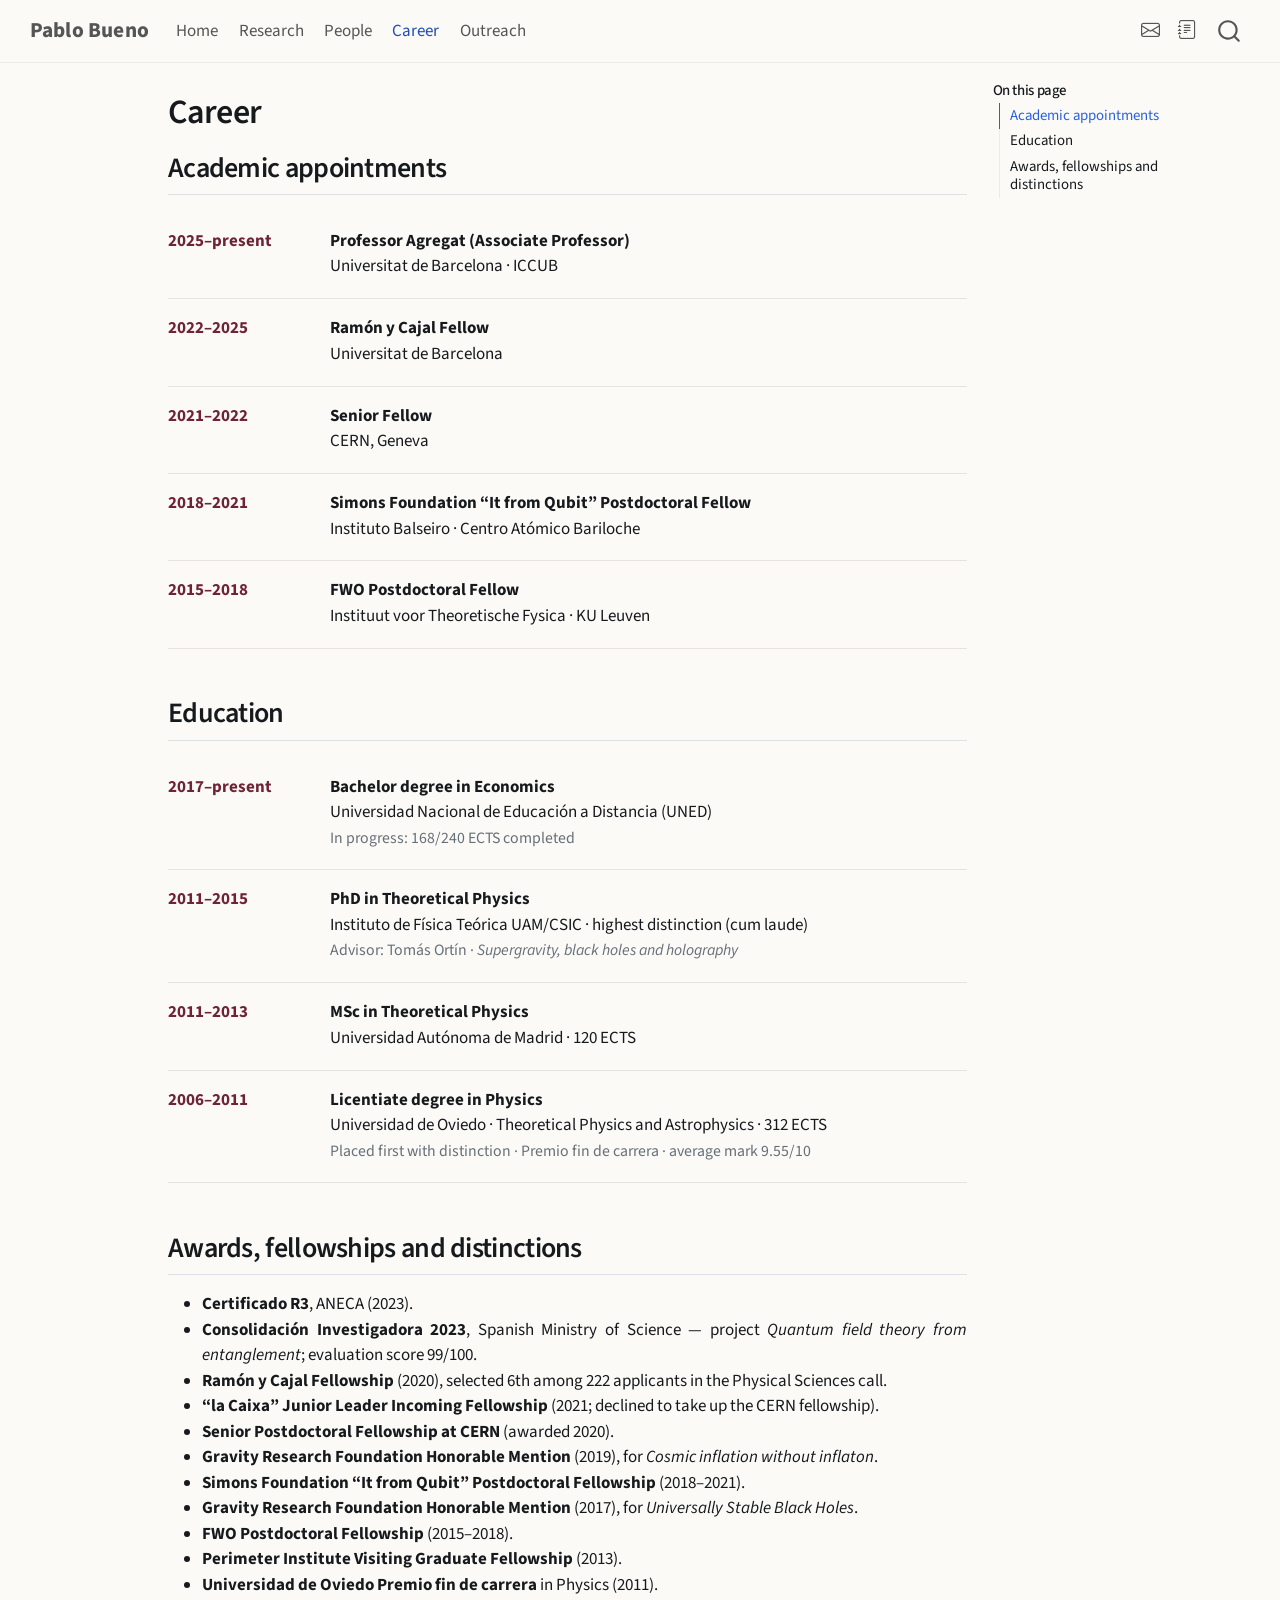
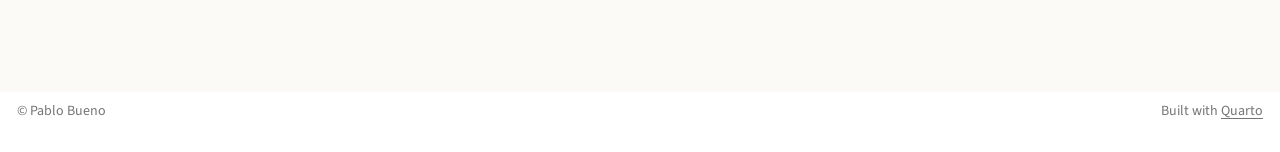
<file: career.html>
<!DOCTYPE html>
<html xmlns="http://www.w3.org/1999/xhtml" lang="en" xml:lang="en"><head>

<meta charset="utf-8">
<meta name="generator" content="quarto-1.10.18">

<meta name="viewport" content="width=device-width, initial-scale=1.0, user-scalable=yes">


<title>Career – Pablo Bueno</title>
<style>
/* Default styles provided by pandoc.
** See https://pandoc.org/MANUAL.html#variables-for-html for config info.
*/
span.smallcaps{font-variant: small-caps;}
div.columns{display: flex; gap: 1.5em;}
div.column{flex: auto;}
@media screen {
div.columns{gap: min(4vw, 1.5em);}
div.column{overflow-x: auto;}
}
div.hanging-indent{margin-left: 1.5em; text-indent: -1.5em;}
ul.task-list{list-style: none;}
ul.task-list li input[type="checkbox"] {
  width: 0.8em;
  margin: 0 0.8em 0.2em -1em; /* quarto-specific, see https://github.com/quarto-dev/quarto-cli/issues/4556 */ 
  vertical-align: middle;
}
</style>


<script src="site_libs/quarto-nav/quarto-nav.js"></script>
<script src="site_libs/clipboard/clipboard.min.js"></script>
<script src="site_libs/quarto-search/autocomplete.umd.js"></script>
<script src="site_libs/quarto-search/fuse.min.js"></script>
<script src="site_libs/quarto-search/quarto-search.js"></script>
<meta name="quarto:offset" content="./">
<link href="./assets/favicon.svg" rel="icon" type="image/svg+xml">
<script src="site_libs/quarto-html/quarto.js" type="module"></script>
<script src="site_libs/quarto-html/tabsets/tabsets.js" type="module"></script>
<script src="site_libs/quarto-html/popper.min.js"></script>
<script src="site_libs/quarto-html/tippy.umd.min.js"></script>
<script src="site_libs/quarto-html/anchor.min.js"></script>
<link href="site_libs/quarto-html/tippy.css" rel="stylesheet">
<link href="site_libs/quarto-html/quarto-syntax-highlighting-64a204ab8560d761af7679ceaba22944.css" rel="stylesheet" id="quarto-text-highlighting-styles">
<script src="site_libs/bootstrap/bootstrap.min.js"></script>
<link href="site_libs/bootstrap/bootstrap-icons.css" rel="stylesheet">
<link href="site_libs/bootstrap/bootstrap-3e9b1289f5f353c49b617ce48ad2bc38.min.css" rel="stylesheet" append-hash="true" id="quarto-bootstrap" data-mode="light">
<script id="quarto-search-options" type="application/json">{
  "location": "navbar",
  "copy-button": false,
  "collapse-after": 3,
  "panel-placement": "end",
  "type": "overlay",
  "limit": 50,
  "keyboard-shortcut": [
    "f",
    "/",
    "s"
  ],
  "show-item-context": false,
  "language": {
    "search-no-results-text": "No results",
    "search-matching-documents-text": "matching documents",
    "search-copy-link-title": "Copy link to search",
    "search-hide-matches-text": "Hide additional matches",
    "search-more-match-text": "more match in this document",
    "search-more-matches-text": "more matches in this document",
    "search-clear-button-title": "Clear",
    "search-text-placeholder": "",
    "search-detached-cancel-button-title": "Cancel",
    "search-submit-button-title": "Submit",
    "search-label": "Search"
  }
}</script>
<style>html{ scroll-behavior: smooth; }</style>


<link rel="stylesheet" href="styles.css">
</head>

<body class="nav-fixed quarto-light">

<div id="quarto-search-results"></div>
  <header id="quarto-header" class="headroom fixed-top">
    <nav class="navbar navbar-expand-lg " data-bs-theme="dark">
      <div class="navbar-container container-fluid">
      <div class="navbar-brand-container mx-auto">
    <a class="navbar-brand" href="./index.html">
    <span class="navbar-title">Pablo Bueno</span>
    </a>
  </div>
            <div id="quarto-search" class="" title="Search"></div>
          <button class="navbar-toggler" type="button" data-bs-toggle="collapse" data-bs-target="#navbarCollapse" aria-controls="navbarCollapse" role="menu" aria-expanded="false" aria-label="Toggle navigation" onclick="if (window.quartoToggleHeadroom) { window.quartoToggleHeadroom(); }">
  <span class="navbar-toggler-icon"></span>
</button>
          <div class="collapse navbar-collapse" id="navbarCollapse">
            <ul class="navbar-nav navbar-nav-scroll me-auto">
  <li class="nav-item">
    <a class="nav-link" href="./index.html"> 
<span class="menu-text">Home</span></a>
  </li>  
  <li class="nav-item">
    <a class="nav-link" href="./research.html"> 
<span class="menu-text">Research</span></a>
  </li>  
  <li class="nav-item">
    <a class="nav-link" href="./people.html"> 
<span class="menu-text">People</span></a>
  </li>  
  <li class="nav-item">
    <a class="nav-link active" href="./career.html" aria-current="page"> 
<span class="menu-text">Career</span></a>
  </li>  
  <li class="nav-item">
    <a class="nav-link" href="./outreach.html"> 
<span class="menu-text">Outreach</span></a>
  </li>  
</ul>
            <ul class="navbar-nav navbar-nav-scroll ms-auto">
  <li class="nav-item compact">
    <a class="nav-link" href="mailto:pablobueno@ub.edu"> <i class="bi bi-envelope" role="img" aria-label="Email">
</i> 
<span class="menu-text"></span></a>
  </li>  
  <li class="nav-item compact">
    <a class="nav-link" href="https://inspirehep.net/authors/1198358?ui-citation-summary=true"> <i class="bi bi-journal-text" role="img" aria-label="INSPIRE-HEP">
</i> 
<span class="menu-text"></span></a>
  </li>  
</ul>
          </div> <!-- /navcollapse -->
            <div class="quarto-navbar-tools">
</div>
      </div> <!-- /container-fluid -->
    </nav>
</header>
<!-- content -->
<div id="quarto-content" class="quarto-container page-columns page-rows-contents page-layout-article page-navbar">
<!-- sidebar -->
<!-- margin-sidebar -->
    <div id="quarto-margin-sidebar" class="sidebar margin-sidebar">
        <nav id="TOC" role="doc-toc" class="toc-active">
    <h2 id="toc-title">On this page</h2>
   
  <ul>
  <li><a href="#academic-appointments" id="toc-academic-appointments" class="nav-link active" data-scroll-target="#academic-appointments">Academic appointments</a></li>
  <li><a href="#education" id="toc-education" class="nav-link" data-scroll-target="#education">Education</a></li>
  <li><a href="#awards-fellowships-and-distinctions" id="toc-awards-fellowships-and-distinctions" class="nav-link" data-scroll-target="#awards-fellowships-and-distinctions">Awards, fellowships and distinctions</a></li>
  </ul>
</nav>
    </div>
<!-- main -->
<main class="content" id="quarto-document-content">

<header id="title-block-header" class="quarto-title-block default">
<div class="quarto-title">
<h1 class="title">Career</h1>
</div>



<div class="quarto-title-meta">

    
  
    
  </div>
  


</header>


<section id="academic-appointments" class="level2">
<h2 class="anchored" data-anchor-id="academic-appointments">Academic appointments</h2>
<div class="timeline-item">
<div class="timeline-date">
2025–present
</div>
<div>
<strong>Professor Agregat (Associate Professor)</strong><br>Universitat de Barcelona · ICCUB
</div>
</div>
<div class="timeline-item">
<div class="timeline-date">
2022–2025
</div>
<div>
<strong>Ramón y Cajal Fellow</strong><br>Universitat de Barcelona
</div>
</div>
<div class="timeline-item">
<div class="timeline-date">
2021–2022
</div>
<div>
<strong>Senior Fellow</strong><br>CERN, Geneva
</div>
</div>
<div class="timeline-item">
<div class="timeline-date">
2018–2021
</div>
<div>
<strong>Simons Foundation “It from Qubit” Postdoctoral Fellow</strong><br>Instituto Balseiro · Centro Atómico Bariloche
</div>
</div>
<div class="timeline-item">
<div class="timeline-date">
2015–2018
</div>
<div>
<strong>FWO Postdoctoral Fellow</strong><br>Instituut voor Theoretische Fysica · KU Leuven
</div>
</div>
</section>
<section id="education" class="level2">
<h2 class="anchored" data-anchor-id="education">Education</h2>
<div class="timeline-item">
<div class="timeline-date">
2017–present
</div>
<div>
<strong>Bachelor degree in Economics</strong><br>Universidad Nacional de Educación a Distancia (UNED)<br><span class="muted">In progress: 168/240 ECTS completed</span>
</div>
</div>
<div class="timeline-item">
<div class="timeline-date">
2011–2015
</div>
<div>
<strong>PhD in Theoretical Physics</strong><br>Instituto de Física Teórica UAM/CSIC · highest distinction (cum laude)<br><span class="muted">Advisor: Tomás Ortín · <em>Supergravity, black holes and holography</em></span>
</div>
</div>
<div class="timeline-item">
<div class="timeline-date">
2011–2013
</div>
<div>
<strong>MSc in Theoretical Physics</strong><br>Universidad Autónoma de Madrid · 120 ECTS
</div>
</div>
<div class="timeline-item">
<div class="timeline-date">
2006–2011
</div>
<div>
<strong>Licentiate degree in Physics</strong><br>Universidad de Oviedo · Theoretical Physics and Astrophysics · 312 ECTS<br><span class="muted">Placed first with distinction · Premio fin de carrera · average mark 9.55/10</span>
</div>
</div>
</section>
<section id="awards-fellowships-and-distinctions" class="level2">
<h2 class="anchored" data-anchor-id="awards-fellowships-and-distinctions">Awards, fellowships and distinctions</h2>
<ul>
<li><strong>Certificado R3</strong>, ANECA (2023).</li>
<li><strong>Consolidación Investigadora 2023</strong>, Spanish Ministry of Science — project <em>Quantum field theory from entanglement</em>; evaluation score 99/100.</li>
<li><strong>Ramón y Cajal Fellowship</strong> (2020), selected 6th among 222 applicants in the Physical Sciences call.</li>
<li><strong>“la Caixa” Junior Leader Incoming Fellowship</strong> (2021; declined to take up the CERN fellowship).</li>
<li><strong>Senior Postdoctoral Fellowship at CERN</strong> (awarded 2020).</li>
<li><strong>Gravity Research Foundation Honorable Mention</strong> (2019), for <em>Cosmic inflation without inflaton</em>.</li>
<li><strong>Simons Foundation “It from Qubit” Postdoctoral Fellowship</strong> (2018–2021).</li>
<li><strong>Gravity Research Foundation Honorable Mention</strong> (2017), for <em>Universally Stable Black Holes</em>.</li>
<li><strong>FWO Postdoctoral Fellowship</strong> (2015–2018).</li>
<li><strong>Perimeter Institute Visiting Graduate Fellowship</strong> (2013).</li>
<li><strong>Universidad de Oviedo Premio fin de carrera</strong> in Physics (2011).</li>
</ul>


</section>

</main> <!-- /main -->
<script id="quarto-html-after-body" type="application/javascript">
  window.document.addEventListener("DOMContentLoaded", function (event) {
    const icon = "";
    const anchorJS = new window.AnchorJS();
    anchorJS.options = {
      placement: 'right',
      icon: icon
    };
    anchorJS.add('.anchored');
    const isCodeAnnotation = (el) => {
      for (const clz of el.classList) {
        if (clz.startsWith('code-annotation-')) {                     
          return true;
        }
      }
      return false;
    }
    const onCopySuccess = function(e) {
      // button target
      const button = e.trigger;
      // don't keep focus
      button.blur();
      // flash "checked"
      button.classList.add('code-copy-button-checked');
      var currentTitle = button.getAttribute("title");
      button.setAttribute("title", "Copied!");
      let tooltip;
      if (window.bootstrap) {
        button.setAttribute("data-bs-toggle", "tooltip");
        button.setAttribute("data-bs-placement", "left");
        button.setAttribute("data-bs-title", "Copied!");
        tooltip = new bootstrap.Tooltip(button, 
          { trigger: "manual", 
            customClass: "code-copy-button-tooltip",
            offset: [0, -8]});
        tooltip.show();    
      }
      setTimeout(function() {
        if (tooltip) {
          tooltip.hide();
          button.removeAttribute("data-bs-title");
          button.removeAttribute("data-bs-toggle");
          button.removeAttribute("data-bs-placement");
        }
        button.setAttribute("title", currentTitle);
        button.classList.remove('code-copy-button-checked');
      }, 1000);
      // clear code selection
      e.clearSelection();
    }
    const getTextToCopy = function(trigger) {
      const outerScaffold = trigger.parentElement.cloneNode(true);
      const codeEl = outerScaffold.querySelector('code');
      for (const childEl of codeEl.children) {
        if (isCodeAnnotation(childEl)) {
          childEl.remove();
        }
      }
      return codeEl.innerText;
    }
    const clipboard = new window.ClipboardJS('.code-copy-button:not([data-in-quarto-modal])', {
      text: getTextToCopy
    });
    clipboard.on('success', onCopySuccess);
    if (window.document.getElementById('quarto-embedded-source-code-modal')) {
      const clipboardModal = new window.ClipboardJS('.code-copy-button[data-in-quarto-modal]', {
        text: getTextToCopy,
        container: window.document.getElementById('quarto-embedded-source-code-modal')
      });
      clipboardModal.on('success', onCopySuccess);
    }
      var localhostRegex = new RegExp(/^(?:http|https):\/\/localhost\:?[0-9]*\//);
      var mailtoRegex = new RegExp(/^mailto:/);
        var filterRegex = new RegExp("https:\/\/DrBueno88\.github\.io");
      var isInternal = (href) => {
          return filterRegex.test(href) || localhostRegex.test(href) || mailtoRegex.test(href);
      }
      // Inspect non-navigation links and adorn them if external
     var links = window.document.querySelectorAll('a[href]:not(.nav-link):not(.navbar-brand):not(.toc-action):not(.sidebar-link):not(.sidebar-item-toggle):not(.pagination-link):not(.no-external):not([aria-hidden]):not(.dropdown-item):not(.quarto-navigation-tool):not(.about-link)');
      for (var i=0; i<links.length; i++) {
        const link = links[i];
        if (!isInternal(link.href)) {
          // undo the damage that might have been done by quarto-nav.js in the case of
          // links that we want to consider external
          if (link.dataset.originalHref !== undefined) {
            link.href = link.dataset.originalHref;
          }
            // target, if specified
            link.setAttribute("target", "_blank");
            if (link.getAttribute("rel") === null) {
              link.setAttribute("rel", "noopener");
            }
        }
      }
    function tippyHover(el, contentFn, onTriggerFn, onUntriggerFn) {
      const config = {
        allowHTML: true,
        maxWidth: 500,
        delay: 100,
        arrow: false,
        appendTo: function(el) {
            return el.parentElement;
        },
        interactive: true,
        interactiveBorder: 10,
        theme: 'quarto',
        placement: 'bottom-start',
      };
      if (contentFn) {
        config.content = contentFn;
      }
      if (onTriggerFn) {
        config.onTrigger = onTriggerFn;
      }
      if (onUntriggerFn) {
        config.onUntrigger = onUntriggerFn;
      }
      window.tippy(el, config); 
    }
    const noterefs = window.document.querySelectorAll('a[role="doc-noteref"]');
    for (var i=0; i<noterefs.length; i++) {
      const ref = noterefs[i];
      tippyHover(ref, function() {
        // use id or data attribute instead here
        let href = ref.getAttribute('data-footnote-href') || ref.getAttribute('href');
        try { href = new URL(href).hash; } catch {}
        const id = href.replace(/^#\/?/, "");
        const note = window.document.getElementById(id);
        if (note) {
          return note.innerHTML;
        } else {
          return "";
        }
      });
    }
    const xrefs = window.document.querySelectorAll('a.quarto-xref');
    const processXRef = (id, note) => {
      // Strip column container classes
      const stripColumnClz = (el) => {
        el.classList.remove("page-full", "page-columns");
        if (el.children) {
          for (const child of el.children) {
            stripColumnClz(child);
          }
        }
      }
      stripColumnClz(note)
      if (id === null || id.startsWith('sec-')) {
        // Special case sections, only their first couple elements
        const container = document.createElement("div");
        if (note.children && note.children.length > 2) {
          container.appendChild(note.children[0].cloneNode(true));
          for (let i = 1; i < note.children.length; i++) {
            const child = note.children[i];
            if (child.tagName === "P" && child.innerText === "") {
              continue;
            } else {
              container.appendChild(child.cloneNode(true));
              break;
            }
          }
          if (window.Quarto?.typesetMath) {
            window.Quarto.typesetMath(container);
          }
          return container.innerHTML
        } else {
          if (window.Quarto?.typesetMath) {
            window.Quarto.typesetMath(note);
          }
          return note.innerHTML;
        }
      } else {
        // Remove any anchor links if they are present
        const anchorLink = note.querySelector('a.anchorjs-link');
        if (anchorLink) {
          anchorLink.remove();
        }
        if (window.Quarto?.typesetMath) {
          window.Quarto.typesetMath(note);
        }
        if (note.classList.contains("callout")) {
          return note.outerHTML;
        } else {
          return note.innerHTML;
        }
      }
    }
    for (var i=0; i<xrefs.length; i++) {
      const xref = xrefs[i];
      tippyHover(xref, undefined, function(instance) {
        instance.disable();
        let url = xref.getAttribute('href');
        let hash = undefined; 
        if (url.startsWith('#')) {
          hash = url;
        } else {
          try { hash = new URL(url).hash; } catch {}
        }
        if (hash) {
          const id = hash.replace(/^#\/?/, "");
          const note = window.document.getElementById(id);
          if (note !== null) {
            try {
              const html = processXRef(id, note.cloneNode(true));
              instance.setContent(html);
            } finally {
              instance.enable();
              instance.show();
            }
          } else {
            // See if we can fetch this
            fetch(url.split('#')[0])
            .then(res => res.text())
            .then(html => {
              const parser = new DOMParser();
              const htmlDoc = parser.parseFromString(html, "text/html");
              const note = htmlDoc.getElementById(id);
              if (note !== null) {
                const html = processXRef(id, note);
                instance.setContent(html);
              } 
            }).finally(() => {
              instance.enable();
              instance.show();
            });
          }
        } else {
          // See if we can fetch a full url (with no hash to target)
          // This is a special case and we should probably do some content thinning / targeting
          fetch(url)
          .then(res => res.text())
          .then(html => {
            const parser = new DOMParser();
            const htmlDoc = parser.parseFromString(html, "text/html");
            const note = htmlDoc.querySelector('main.content');
            if (note !== null) {
              // This should only happen for chapter cross references
              // (since there is no id in the URL)
              // remove the first header
              if (note.children.length > 0 && note.children[0].tagName === "HEADER") {
                note.children[0].remove();
              }
              const html = processXRef(null, note);
              instance.setContent(html);
            } 
          }).finally(() => {
            instance.enable();
            instance.show();
          });
        }
      }, function(instance) {
      });
    }
        let selectedAnnoteEl;
        const selectorForAnnotation = ( cell, annotation) => {
          let cellAttr = 'data-code-cell="' + cell + '"';
          let lineAttr = 'data-code-annotation="' +  annotation + '"';
          const selector = 'span[' + cellAttr + '][' + lineAttr + ']';
          return selector;
        }
        const selectCodeLines = (annoteEl) => {
          const doc = window.document;
          const targetCell = annoteEl.getAttribute("data-target-cell");
          const targetAnnotation = annoteEl.getAttribute("data-target-annotation");
          const annoteSpan = window.document.querySelector(selectorForAnnotation(targetCell, targetAnnotation));
          const lines = annoteSpan.getAttribute("data-code-lines").split(",");
          const lineIds = lines.map((line) => {
            return targetCell + "-" + line;
          })
          let top = null;
          let height = null;
          let parent = null;
          if (lineIds.length > 0) {
              //compute the position of the single el (top and bottom and make a div)
              const el = window.document.getElementById(lineIds[0]);
              top = el.offsetTop;
              height = el.offsetHeight;
              parent = el.parentElement.parentElement;
            if (lineIds.length > 1) {
              const lastEl = window.document.getElementById(lineIds[lineIds.length - 1]);
              const bottom = lastEl.offsetTop + lastEl.offsetHeight;
              height = bottom - top;
            }
            if (top !== null && height !== null && parent !== null) {
              // cook up a div (if necessary) and position it 
              let div = window.document.getElementById("code-annotation-line-highlight");
              if (div === null) {
                div = window.document.createElement("div");
                div.setAttribute("id", "code-annotation-line-highlight");
                div.style.position = 'absolute';
                parent.appendChild(div);
              }
              div.style.top = top - 2 + "px";
              div.style.height = height + 4 + "px";
              div.style.left = 0;
              let gutterDiv = window.document.getElementById("code-annotation-line-highlight-gutter");
              if (gutterDiv === null) {
                gutterDiv = window.document.createElement("div");
                gutterDiv.setAttribute("id", "code-annotation-line-highlight-gutter");
                gutterDiv.style.position = 'absolute';
                const codeCell = window.document.getElementById(targetCell);
                const gutter = codeCell.querySelector('.code-annotation-gutter');
                gutter.appendChild(gutterDiv);
              }
              gutterDiv.style.top = top - 2 + "px";
              gutterDiv.style.height = height + 4 + "px";
            }
            selectedAnnoteEl = annoteEl;
          }
        };
        const unselectCodeLines = () => {
          const elementsIds = ["code-annotation-line-highlight", "code-annotation-line-highlight-gutter"];
          elementsIds.forEach((elId) => {
            const div = window.document.getElementById(elId);
            if (div) {
              div.remove();
            }
          });
          selectedAnnoteEl = undefined;
        };
          // Handle positioning of the toggle
      window.addEventListener(
        "resize",
        throttle(() => {
          elRect = undefined;
          if (selectedAnnoteEl) {
            selectCodeLines(selectedAnnoteEl);
          }
        }, 10)
      );
      function throttle(fn, ms) {
      let throttle = false;
      let timer;
        return (...args) => {
          if(!throttle) { // first call gets through
              fn.apply(this, args);
              throttle = true;
          } else { // all the others get throttled
              if(timer) clearTimeout(timer); // cancel #2
              timer = setTimeout(() => {
                fn.apply(this, args);
                timer = throttle = false;
              }, ms);
          }
        };
      }
        // Attach click handler to the DT
        const annoteDls = window.document.querySelectorAll('dt[data-target-cell]');
        for (const annoteDlNode of annoteDls) {
          annoteDlNode.addEventListener('click', (event) => {
            const clickedEl = event.target;
            if (clickedEl !== selectedAnnoteEl) {
              unselectCodeLines();
              const activeEl = window.document.querySelector('dt[data-target-cell].code-annotation-active');
              if (activeEl) {
                activeEl.classList.remove('code-annotation-active');
              }
              selectCodeLines(clickedEl);
              clickedEl.classList.add('code-annotation-active');
            } else {
              // Unselect the line
              unselectCodeLines();
              clickedEl.classList.remove('code-annotation-active');
            }
          });
        }
    const findCites = (el) => {
      const parentEl = el.parentElement;
      if (parentEl) {
        const cites = parentEl.dataset.cites;
        if (cites) {
          return {
            el,
            cites: cites.split(' ')
          };
        } else {
          return findCites(el.parentElement)
        }
      } else {
        return undefined;
      }
    };
    var bibliorefs = window.document.querySelectorAll('a[role="doc-biblioref"]');
    for (var i=0; i<bibliorefs.length; i++) {
      const ref = bibliorefs[i];
      const citeInfo = findCites(ref);
      if (citeInfo) {
        tippyHover(citeInfo.el, function() {
          var popup = window.document.createElement('div');
          citeInfo.cites.forEach(function(cite) {
            var citeDiv = window.document.createElement('div');
            citeDiv.classList.add('hanging-indent');
            citeDiv.classList.add('csl-entry');
            var biblioDiv = window.document.getElementById('ref-' + cite);
            if (biblioDiv) {
              citeDiv.innerHTML = biblioDiv.innerHTML;
            }
            popup.appendChild(citeDiv);
          });
          return popup.innerHTML;
        });
      }
    }
  });
  </script>
</div> <!-- /content -->
<footer class="footer">
  <div class="nav-footer">
    <div class="nav-footer-left">
<p>© Pablo Bueno</p>
</div>   
    <div class="nav-footer-center">
      &nbsp;
    </div>
    <div class="nav-footer-right">
<p>Built with <a href="https://quarto.org/">Quarto</a></p>
</div>
  </div>
</footer>




<script src="site_libs/quarto-html/zenscroll-min.js"></script>
</body></html>
</file>
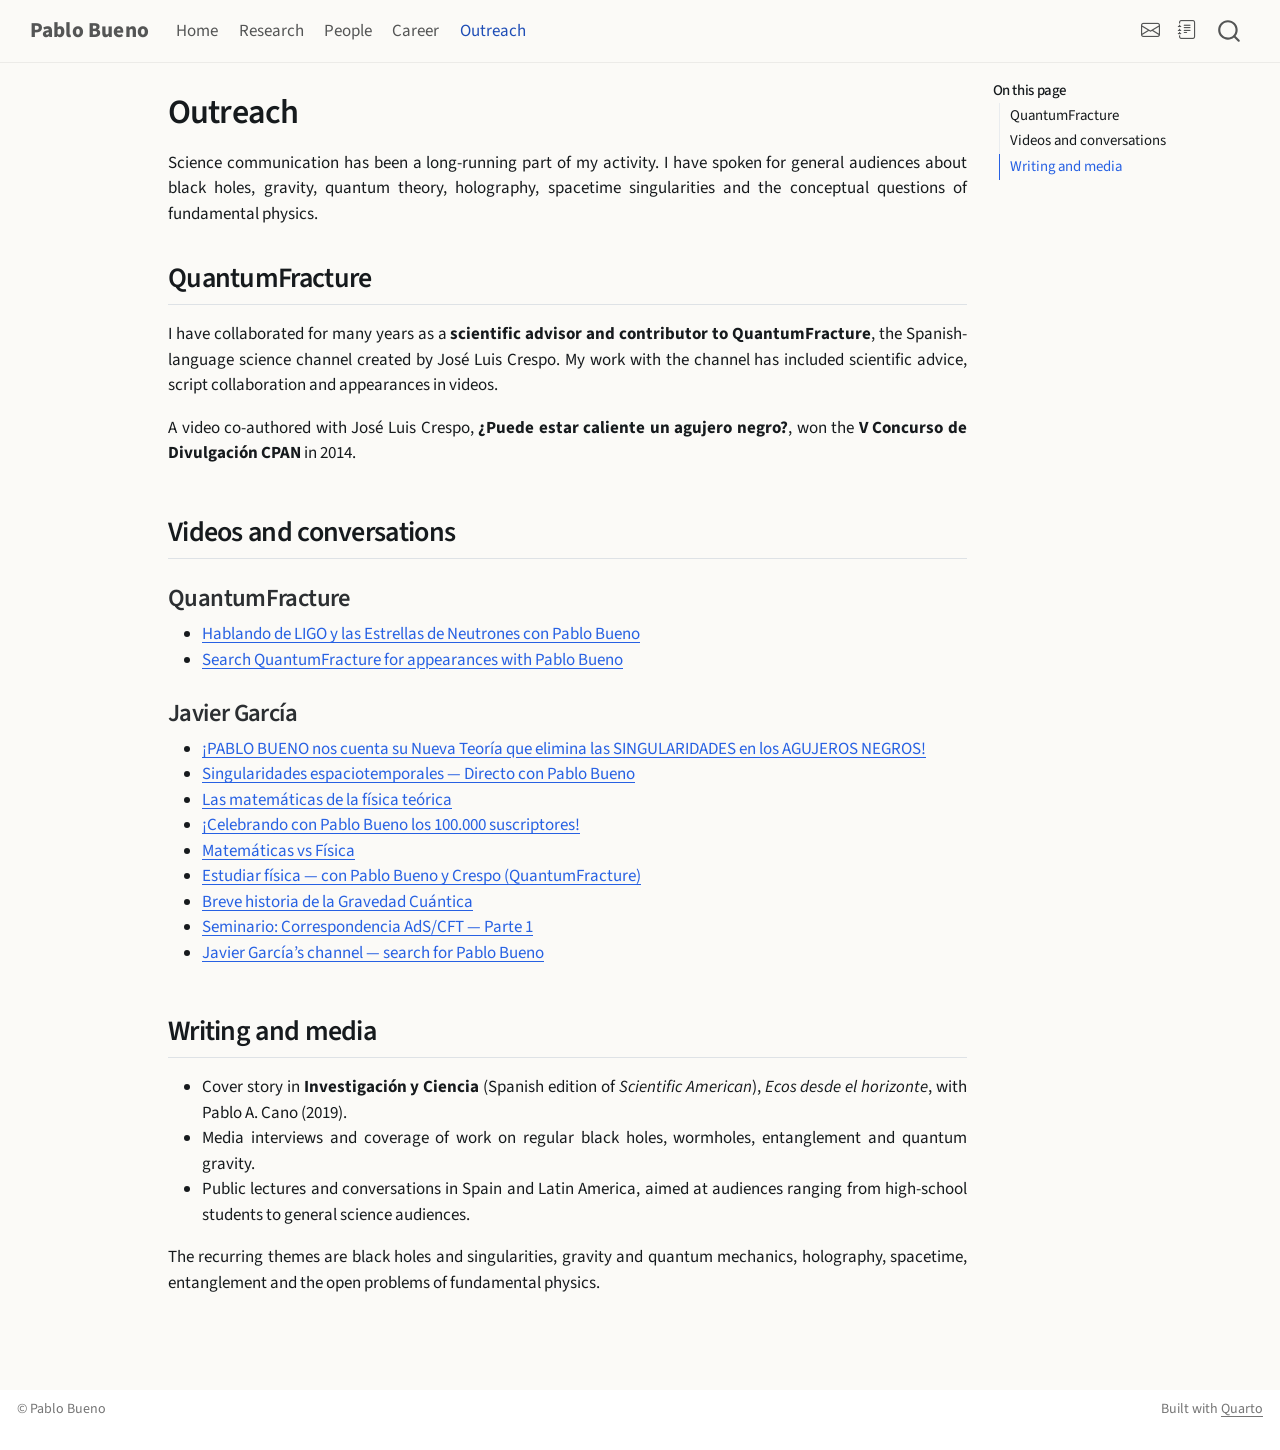
<file: outreach.html>
<!DOCTYPE html>
<html xmlns="http://www.w3.org/1999/xhtml" lang="en" xml:lang="en"><head>

<meta charset="utf-8">
<meta name="generator" content="quarto-1.10.18">

<meta name="viewport" content="width=device-width, initial-scale=1.0, user-scalable=yes">


<title>Outreach – Pablo Bueno</title>
<style>
/* Default styles provided by pandoc.
** See https://pandoc.org/MANUAL.html#variables-for-html for config info.
*/
span.smallcaps{font-variant: small-caps;}
div.columns{display: flex; gap: 1.5em;}
div.column{flex: auto;}
@media screen {
div.columns{gap: min(4vw, 1.5em);}
div.column{overflow-x: auto;}
}
div.hanging-indent{margin-left: 1.5em; text-indent: -1.5em;}
ul.task-list{list-style: none;}
ul.task-list li input[type="checkbox"] {
  width: 0.8em;
  margin: 0 0.8em 0.2em -1em; /* quarto-specific, see https://github.com/quarto-dev/quarto-cli/issues/4556 */ 
  vertical-align: middle;
}
</style>


<script src="site_libs/quarto-nav/quarto-nav.js"></script>
<script src="site_libs/clipboard/clipboard.min.js"></script>
<script src="site_libs/quarto-search/autocomplete.umd.js"></script>
<script src="site_libs/quarto-search/fuse.min.js"></script>
<script src="site_libs/quarto-search/quarto-search.js"></script>
<meta name="quarto:offset" content="./">
<link href="./assets/favicon.svg" rel="icon" type="image/svg+xml">
<script src="site_libs/quarto-html/quarto.js" type="module"></script>
<script src="site_libs/quarto-html/tabsets/tabsets.js" type="module"></script>
<script src="site_libs/quarto-html/popper.min.js"></script>
<script src="site_libs/quarto-html/tippy.umd.min.js"></script>
<script src="site_libs/quarto-html/anchor.min.js"></script>
<link href="site_libs/quarto-html/tippy.css" rel="stylesheet">
<link href="site_libs/quarto-html/quarto-syntax-highlighting-64a204ab8560d761af7679ceaba22944.css" rel="stylesheet" id="quarto-text-highlighting-styles">
<script src="site_libs/bootstrap/bootstrap.min.js"></script>
<link href="site_libs/bootstrap/bootstrap-icons.css" rel="stylesheet">
<link href="site_libs/bootstrap/bootstrap-3e9b1289f5f353c49b617ce48ad2bc38.min.css" rel="stylesheet" append-hash="true" id="quarto-bootstrap" data-mode="light">
<script id="quarto-search-options" type="application/json">{
  "location": "navbar",
  "copy-button": false,
  "collapse-after": 3,
  "panel-placement": "end",
  "type": "overlay",
  "limit": 50,
  "keyboard-shortcut": [
    "f",
    "/",
    "s"
  ],
  "show-item-context": false,
  "language": {
    "search-no-results-text": "No results",
    "search-matching-documents-text": "matching documents",
    "search-copy-link-title": "Copy link to search",
    "search-hide-matches-text": "Hide additional matches",
    "search-more-match-text": "more match in this document",
    "search-more-matches-text": "more matches in this document",
    "search-clear-button-title": "Clear",
    "search-text-placeholder": "",
    "search-detached-cancel-button-title": "Cancel",
    "search-submit-button-title": "Submit",
    "search-label": "Search"
  }
}</script>
<style>html{ scroll-behavior: smooth; }</style>


<link rel="stylesheet" href="styles.css">
</head>

<body class="nav-fixed quarto-light">

<div id="quarto-search-results"></div>
  <header id="quarto-header" class="headroom fixed-top">
    <nav class="navbar navbar-expand-lg " data-bs-theme="dark">
      <div class="navbar-container container-fluid">
      <div class="navbar-brand-container mx-auto">
    <a class="navbar-brand" href="./index.html">
    <span class="navbar-title">Pablo Bueno</span>
    </a>
  </div>
            <div id="quarto-search" class="" title="Search"></div>
          <button class="navbar-toggler" type="button" data-bs-toggle="collapse" data-bs-target="#navbarCollapse" aria-controls="navbarCollapse" role="menu" aria-expanded="false" aria-label="Toggle navigation" onclick="if (window.quartoToggleHeadroom) { window.quartoToggleHeadroom(); }">
  <span class="navbar-toggler-icon"></span>
</button>
          <div class="collapse navbar-collapse" id="navbarCollapse">
            <ul class="navbar-nav navbar-nav-scroll me-auto">
  <li class="nav-item">
    <a class="nav-link" href="./index.html"> 
<span class="menu-text">Home</span></a>
  </li>  
  <li class="nav-item">
    <a class="nav-link" href="./research.html"> 
<span class="menu-text">Research</span></a>
  </li>  
  <li class="nav-item">
    <a class="nav-link" href="./people.html"> 
<span class="menu-text">People</span></a>
  </li>  
  <li class="nav-item">
    <a class="nav-link" href="./career.html"> 
<span class="menu-text">Career</span></a>
  </li>  
  <li class="nav-item">
    <a class="nav-link active" href="./outreach.html" aria-current="page"> 
<span class="menu-text">Outreach</span></a>
  </li>  
</ul>
            <ul class="navbar-nav navbar-nav-scroll ms-auto">
  <li class="nav-item compact">
    <a class="nav-link" href="mailto:pablobueno@ub.edu"> <i class="bi bi-envelope" role="img" aria-label="Email">
</i> 
<span class="menu-text"></span></a>
  </li>  
  <li class="nav-item compact">
    <a class="nav-link" href="https://inspirehep.net/authors/1198358?ui-citation-summary=true"> <i class="bi bi-journal-text" role="img" aria-label="INSPIRE-HEP">
</i> 
<span class="menu-text"></span></a>
  </li>  
</ul>
          </div> <!-- /navcollapse -->
            <div class="quarto-navbar-tools">
</div>
      </div> <!-- /container-fluid -->
    </nav>
</header>
<!-- content -->
<div id="quarto-content" class="quarto-container page-columns page-rows-contents page-layout-article page-navbar">
<!-- sidebar -->
<!-- margin-sidebar -->
    <div id="quarto-margin-sidebar" class="sidebar margin-sidebar">
        <nav id="TOC" role="doc-toc" class="toc-active">
    <h2 id="toc-title">On this page</h2>
   
  <ul>
  <li><a href="#quantumfracture" id="toc-quantumfracture" class="nav-link active" data-scroll-target="#quantumfracture">QuantumFracture</a></li>
  <li><a href="#videos-and-conversations" id="toc-videos-and-conversations" class="nav-link" data-scroll-target="#videos-and-conversations">Videos and conversations</a>
  <ul class="collapse">
  <li><a href="#quantumfracture-1" id="toc-quantumfracture-1" class="nav-link" data-scroll-target="#quantumfracture-1">QuantumFracture</a></li>
  <li><a href="#javier-garcía" id="toc-javier-garcía" class="nav-link" data-scroll-target="#javier-garcía">Javier García</a></li>
  </ul></li>
  <li><a href="#writing-and-media" id="toc-writing-and-media" class="nav-link" data-scroll-target="#writing-and-media">Writing and media</a></li>
  </ul>
</nav>
    </div>
<!-- main -->
<main class="content" id="quarto-document-content">

<header id="title-block-header" class="quarto-title-block default">
<div class="quarto-title">
<h1 class="title">Outreach</h1>
</div>



<div class="quarto-title-meta">

    
  
    
  </div>
  


</header>


<p>Science communication has been a long-running part of my activity. I have spoken for general audiences about black holes, gravity, quantum theory, holography, spacetime singularities and the conceptual questions of fundamental physics.</p>
<section id="quantumfracture" class="level2">
<h2 class="anchored" data-anchor-id="quantumfracture">QuantumFracture</h2>
<p>I have collaborated for many years as a <strong>scientific advisor and contributor to QuantumFracture</strong>, the Spanish-language science channel created by José Luis Crespo. My work with the channel has included scientific advice, script collaboration and appearances in videos.</p>
<p>A video co-authored with José Luis Crespo, <strong>¿Puede estar caliente un agujero negro?</strong>, won the <strong>V Concurso de Divulgación CPAN</strong> in 2014.</p>
</section>
<section id="videos-and-conversations" class="level2">
<h2 class="anchored" data-anchor-id="videos-and-conversations">Videos and conversations</h2>
<section id="quantumfracture-1" class="level3">
<h3 class="anchored" data-anchor-id="quantumfracture-1">QuantumFracture</h3>
<ul>
<li><a href="https://www.youtube.com/watch?v=v7nM0nX6JhE">Hablando de LIGO y las Estrellas de Neutrones con Pablo Bueno</a></li>
<li><a href="https://www.youtube.com/@QuantumFracture/search?query=Pablo%20Bueno">Search QuantumFracture for appearances with Pablo Bueno</a></li>
</ul>
</section>
<section id="javier-garcía" class="level3">
<h3 class="anchored" data-anchor-id="javier-garcía">Javier García</h3>
<ul>
<li><a href="https://www.youtube.com/watch?v=4GrJYKPHWdw">¡PABLO BUENO nos cuenta su Nueva Teoría que elimina las SINGULARIDADES en los AGUJEROS NEGROS!</a></li>
<li><a href="https://www.youtube.com/watch?v=QQkJd1w0OjE">Singularidades espaciotemporales — Directo con Pablo Bueno</a></li>
<li><a href="https://www.youtube.com/watch?v=iqs9_7E72II">Las matemáticas de la física teórica</a></li>
<li><a href="https://www.youtube.com/watch?v=2vawnJ108I8">¡Celebrando con Pablo Bueno los 100.000 suscriptores!</a></li>
<li><a href="https://www.youtube.com/watch?v=OINsoMytgcE">Matemáticas vs Física</a></li>
<li><a href="https://www.youtube.com/watch?v=32w6Wt2ICV8">Estudiar física — con Pablo Bueno y Crespo (QuantumFracture)</a></li>
<li><a href="https://www.youtube.com/watch?v=JglXXiB9mFM">Breve historia de la Gravedad Cuántica</a></li>
<li><a href="https://www.youtube.com/watch?v=nLgTPM2xaIE">Seminario: Correspondencia AdS/CFT — Parte 1</a></li>
<li><a href="https://www.youtube.com/@JavierGarcia/search?query=Pablo%20Bueno">Javier García’s channel — search for Pablo Bueno</a></li>
</ul>
</section>
</section>
<section id="writing-and-media" class="level2">
<h2 class="anchored" data-anchor-id="writing-and-media">Writing and media</h2>
<ul>
<li>Cover story in <strong>Investigación y Ciencia</strong> (Spanish edition of <em>Scientific American</em>), <em>Ecos desde el horizonte</em>, with Pablo A. Cano (2019).</li>
<li>Media interviews and coverage of work on regular black holes, wormholes, entanglement and quantum gravity.</li>
<li>Public lectures and conversations in Spain and Latin America, aimed at audiences ranging from high-school students to general science audiences.</li>
</ul>
<p>The recurring themes are black holes and singularities, gravity and quantum mechanics, holography, spacetime, entanglement and the open problems of fundamental physics.</p>


</section>

</main> <!-- /main -->
<script id="quarto-html-after-body" type="application/javascript">
  window.document.addEventListener("DOMContentLoaded", function (event) {
    const icon = "";
    const anchorJS = new window.AnchorJS();
    anchorJS.options = {
      placement: 'right',
      icon: icon
    };
    anchorJS.add('.anchored');
    const isCodeAnnotation = (el) => {
      for (const clz of el.classList) {
        if (clz.startsWith('code-annotation-')) {                     
          return true;
        }
      }
      return false;
    }
    const onCopySuccess = function(e) {
      // button target
      const button = e.trigger;
      // don't keep focus
      button.blur();
      // flash "checked"
      button.classList.add('code-copy-button-checked');
      var currentTitle = button.getAttribute("title");
      button.setAttribute("title", "Copied!");
      let tooltip;
      if (window.bootstrap) {
        button.setAttribute("data-bs-toggle", "tooltip");
        button.setAttribute("data-bs-placement", "left");
        button.setAttribute("data-bs-title", "Copied!");
        tooltip = new bootstrap.Tooltip(button, 
          { trigger: "manual", 
            customClass: "code-copy-button-tooltip",
            offset: [0, -8]});
        tooltip.show();    
      }
      setTimeout(function() {
        if (tooltip) {
          tooltip.hide();
          button.removeAttribute("data-bs-title");
          button.removeAttribute("data-bs-toggle");
          button.removeAttribute("data-bs-placement");
        }
        button.setAttribute("title", currentTitle);
        button.classList.remove('code-copy-button-checked');
      }, 1000);
      // clear code selection
      e.clearSelection();
    }
    const getTextToCopy = function(trigger) {
      const outerScaffold = trigger.parentElement.cloneNode(true);
      const codeEl = outerScaffold.querySelector('code');
      for (const childEl of codeEl.children) {
        if (isCodeAnnotation(childEl)) {
          childEl.remove();
        }
      }
      return codeEl.innerText;
    }
    const clipboard = new window.ClipboardJS('.code-copy-button:not([data-in-quarto-modal])', {
      text: getTextToCopy
    });
    clipboard.on('success', onCopySuccess);
    if (window.document.getElementById('quarto-embedded-source-code-modal')) {
      const clipboardModal = new window.ClipboardJS('.code-copy-button[data-in-quarto-modal]', {
        text: getTextToCopy,
        container: window.document.getElementById('quarto-embedded-source-code-modal')
      });
      clipboardModal.on('success', onCopySuccess);
    }
      var localhostRegex = new RegExp(/^(?:http|https):\/\/localhost\:?[0-9]*\//);
      var mailtoRegex = new RegExp(/^mailto:/);
        var filterRegex = new RegExp("https:\/\/DrBueno88\.github\.io");
      var isInternal = (href) => {
          return filterRegex.test(href) || localhostRegex.test(href) || mailtoRegex.test(href);
      }
      // Inspect non-navigation links and adorn them if external
     var links = window.document.querySelectorAll('a[href]:not(.nav-link):not(.navbar-brand):not(.toc-action):not(.sidebar-link):not(.sidebar-item-toggle):not(.pagination-link):not(.no-external):not([aria-hidden]):not(.dropdown-item):not(.quarto-navigation-tool):not(.about-link)');
      for (var i=0; i<links.length; i++) {
        const link = links[i];
        if (!isInternal(link.href)) {
          // undo the damage that might have been done by quarto-nav.js in the case of
          // links that we want to consider external
          if (link.dataset.originalHref !== undefined) {
            link.href = link.dataset.originalHref;
          }
            // target, if specified
            link.setAttribute("target", "_blank");
            if (link.getAttribute("rel") === null) {
              link.setAttribute("rel", "noopener");
            }
        }
      }
    function tippyHover(el, contentFn, onTriggerFn, onUntriggerFn) {
      const config = {
        allowHTML: true,
        maxWidth: 500,
        delay: 100,
        arrow: false,
        appendTo: function(el) {
            return el.parentElement;
        },
        interactive: true,
        interactiveBorder: 10,
        theme: 'quarto',
        placement: 'bottom-start',
      };
      if (contentFn) {
        config.content = contentFn;
      }
      if (onTriggerFn) {
        config.onTrigger = onTriggerFn;
      }
      if (onUntriggerFn) {
        config.onUntrigger = onUntriggerFn;
      }
      window.tippy(el, config); 
    }
    const noterefs = window.document.querySelectorAll('a[role="doc-noteref"]');
    for (var i=0; i<noterefs.length; i++) {
      const ref = noterefs[i];
      tippyHover(ref, function() {
        // use id or data attribute instead here
        let href = ref.getAttribute('data-footnote-href') || ref.getAttribute('href');
        try { href = new URL(href).hash; } catch {}
        const id = href.replace(/^#\/?/, "");
        const note = window.document.getElementById(id);
        if (note) {
          return note.innerHTML;
        } else {
          return "";
        }
      });
    }
    const xrefs = window.document.querySelectorAll('a.quarto-xref');
    const processXRef = (id, note) => {
      // Strip column container classes
      const stripColumnClz = (el) => {
        el.classList.remove("page-full", "page-columns");
        if (el.children) {
          for (const child of el.children) {
            stripColumnClz(child);
          }
        }
      }
      stripColumnClz(note)
      if (id === null || id.startsWith('sec-')) {
        // Special case sections, only their first couple elements
        const container = document.createElement("div");
        if (note.children && note.children.length > 2) {
          container.appendChild(note.children[0].cloneNode(true));
          for (let i = 1; i < note.children.length; i++) {
            const child = note.children[i];
            if (child.tagName === "P" && child.innerText === "") {
              continue;
            } else {
              container.appendChild(child.cloneNode(true));
              break;
            }
          }
          if (window.Quarto?.typesetMath) {
            window.Quarto.typesetMath(container);
          }
          return container.innerHTML
        } else {
          if (window.Quarto?.typesetMath) {
            window.Quarto.typesetMath(note);
          }
          return note.innerHTML;
        }
      } else {
        // Remove any anchor links if they are present
        const anchorLink = note.querySelector('a.anchorjs-link');
        if (anchorLink) {
          anchorLink.remove();
        }
        if (window.Quarto?.typesetMath) {
          window.Quarto.typesetMath(note);
        }
        if (note.classList.contains("callout")) {
          return note.outerHTML;
        } else {
          return note.innerHTML;
        }
      }
    }
    for (var i=0; i<xrefs.length; i++) {
      const xref = xrefs[i];
      tippyHover(xref, undefined, function(instance) {
        instance.disable();
        let url = xref.getAttribute('href');
        let hash = undefined; 
        if (url.startsWith('#')) {
          hash = url;
        } else {
          try { hash = new URL(url).hash; } catch {}
        }
        if (hash) {
          const id = hash.replace(/^#\/?/, "");
          const note = window.document.getElementById(id);
          if (note !== null) {
            try {
              const html = processXRef(id, note.cloneNode(true));
              instance.setContent(html);
            } finally {
              instance.enable();
              instance.show();
            }
          } else {
            // See if we can fetch this
            fetch(url.split('#')[0])
            .then(res => res.text())
            .then(html => {
              const parser = new DOMParser();
              const htmlDoc = parser.parseFromString(html, "text/html");
              const note = htmlDoc.getElementById(id);
              if (note !== null) {
                const html = processXRef(id, note);
                instance.setContent(html);
              } 
            }).finally(() => {
              instance.enable();
              instance.show();
            });
          }
        } else {
          // See if we can fetch a full url (with no hash to target)
          // This is a special case and we should probably do some content thinning / targeting
          fetch(url)
          .then(res => res.text())
          .then(html => {
            const parser = new DOMParser();
            const htmlDoc = parser.parseFromString(html, "text/html");
            const note = htmlDoc.querySelector('main.content');
            if (note !== null) {
              // This should only happen for chapter cross references
              // (since there is no id in the URL)
              // remove the first header
              if (note.children.length > 0 && note.children[0].tagName === "HEADER") {
                note.children[0].remove();
              }
              const html = processXRef(null, note);
              instance.setContent(html);
            } 
          }).finally(() => {
            instance.enable();
            instance.show();
          });
        }
      }, function(instance) {
      });
    }
        let selectedAnnoteEl;
        const selectorForAnnotation = ( cell, annotation) => {
          let cellAttr = 'data-code-cell="' + cell + '"';
          let lineAttr = 'data-code-annotation="' +  annotation + '"';
          const selector = 'span[' + cellAttr + '][' + lineAttr + ']';
          return selector;
        }
        const selectCodeLines = (annoteEl) => {
          const doc = window.document;
          const targetCell = annoteEl.getAttribute("data-target-cell");
          const targetAnnotation = annoteEl.getAttribute("data-target-annotation");
          const annoteSpan = window.document.querySelector(selectorForAnnotation(targetCell, targetAnnotation));
          const lines = annoteSpan.getAttribute("data-code-lines").split(",");
          const lineIds = lines.map((line) => {
            return targetCell + "-" + line;
          })
          let top = null;
          let height = null;
          let parent = null;
          if (lineIds.length > 0) {
              //compute the position of the single el (top and bottom and make a div)
              const el = window.document.getElementById(lineIds[0]);
              top = el.offsetTop;
              height = el.offsetHeight;
              parent = el.parentElement.parentElement;
            if (lineIds.length > 1) {
              const lastEl = window.document.getElementById(lineIds[lineIds.length - 1]);
              const bottom = lastEl.offsetTop + lastEl.offsetHeight;
              height = bottom - top;
            }
            if (top !== null && height !== null && parent !== null) {
              // cook up a div (if necessary) and position it 
              let div = window.document.getElementById("code-annotation-line-highlight");
              if (div === null) {
                div = window.document.createElement("div");
                div.setAttribute("id", "code-annotation-line-highlight");
                div.style.position = 'absolute';
                parent.appendChild(div);
              }
              div.style.top = top - 2 + "px";
              div.style.height = height + 4 + "px";
              div.style.left = 0;
              let gutterDiv = window.document.getElementById("code-annotation-line-highlight-gutter");
              if (gutterDiv === null) {
                gutterDiv = window.document.createElement("div");
                gutterDiv.setAttribute("id", "code-annotation-line-highlight-gutter");
                gutterDiv.style.position = 'absolute';
                const codeCell = window.document.getElementById(targetCell);
                const gutter = codeCell.querySelector('.code-annotation-gutter');
                gutter.appendChild(gutterDiv);
              }
              gutterDiv.style.top = top - 2 + "px";
              gutterDiv.style.height = height + 4 + "px";
            }
            selectedAnnoteEl = annoteEl;
          }
        };
        const unselectCodeLines = () => {
          const elementsIds = ["code-annotation-line-highlight", "code-annotation-line-highlight-gutter"];
          elementsIds.forEach((elId) => {
            const div = window.document.getElementById(elId);
            if (div) {
              div.remove();
            }
          });
          selectedAnnoteEl = undefined;
        };
          // Handle positioning of the toggle
      window.addEventListener(
        "resize",
        throttle(() => {
          elRect = undefined;
          if (selectedAnnoteEl) {
            selectCodeLines(selectedAnnoteEl);
          }
        }, 10)
      );
      function throttle(fn, ms) {
      let throttle = false;
      let timer;
        return (...args) => {
          if(!throttle) { // first call gets through
              fn.apply(this, args);
              throttle = true;
          } else { // all the others get throttled
              if(timer) clearTimeout(timer); // cancel #2
              timer = setTimeout(() => {
                fn.apply(this, args);
                timer = throttle = false;
              }, ms);
          }
        };
      }
        // Attach click handler to the DT
        const annoteDls = window.document.querySelectorAll('dt[data-target-cell]');
        for (const annoteDlNode of annoteDls) {
          annoteDlNode.addEventListener('click', (event) => {
            const clickedEl = event.target;
            if (clickedEl !== selectedAnnoteEl) {
              unselectCodeLines();
              const activeEl = window.document.querySelector('dt[data-target-cell].code-annotation-active');
              if (activeEl) {
                activeEl.classList.remove('code-annotation-active');
              }
              selectCodeLines(clickedEl);
              clickedEl.classList.add('code-annotation-active');
            } else {
              // Unselect the line
              unselectCodeLines();
              clickedEl.classList.remove('code-annotation-active');
            }
          });
        }
    const findCites = (el) => {
      const parentEl = el.parentElement;
      if (parentEl) {
        const cites = parentEl.dataset.cites;
        if (cites) {
          return {
            el,
            cites: cites.split(' ')
          };
        } else {
          return findCites(el.parentElement)
        }
      } else {
        return undefined;
      }
    };
    var bibliorefs = window.document.querySelectorAll('a[role="doc-biblioref"]');
    for (var i=0; i<bibliorefs.length; i++) {
      const ref = bibliorefs[i];
      const citeInfo = findCites(ref);
      if (citeInfo) {
        tippyHover(citeInfo.el, function() {
          var popup = window.document.createElement('div');
          citeInfo.cites.forEach(function(cite) {
            var citeDiv = window.document.createElement('div');
            citeDiv.classList.add('hanging-indent');
            citeDiv.classList.add('csl-entry');
            var biblioDiv = window.document.getElementById('ref-' + cite);
            if (biblioDiv) {
              citeDiv.innerHTML = biblioDiv.innerHTML;
            }
            popup.appendChild(citeDiv);
          });
          return popup.innerHTML;
        });
      }
    }
  });
  </script>
</div> <!-- /content -->
<footer class="footer">
  <div class="nav-footer">
    <div class="nav-footer-left">
<p>© Pablo Bueno</p>
</div>   
    <div class="nav-footer-center">
      &nbsp;
    </div>
    <div class="nav-footer-right">
<p>Built with <a href="https://quarto.org/">Quarto</a></p>
</div>
  </div>
</footer>




<script src="site_libs/quarto-html/zenscroll-min.js"></script>
</body></html>
</file>
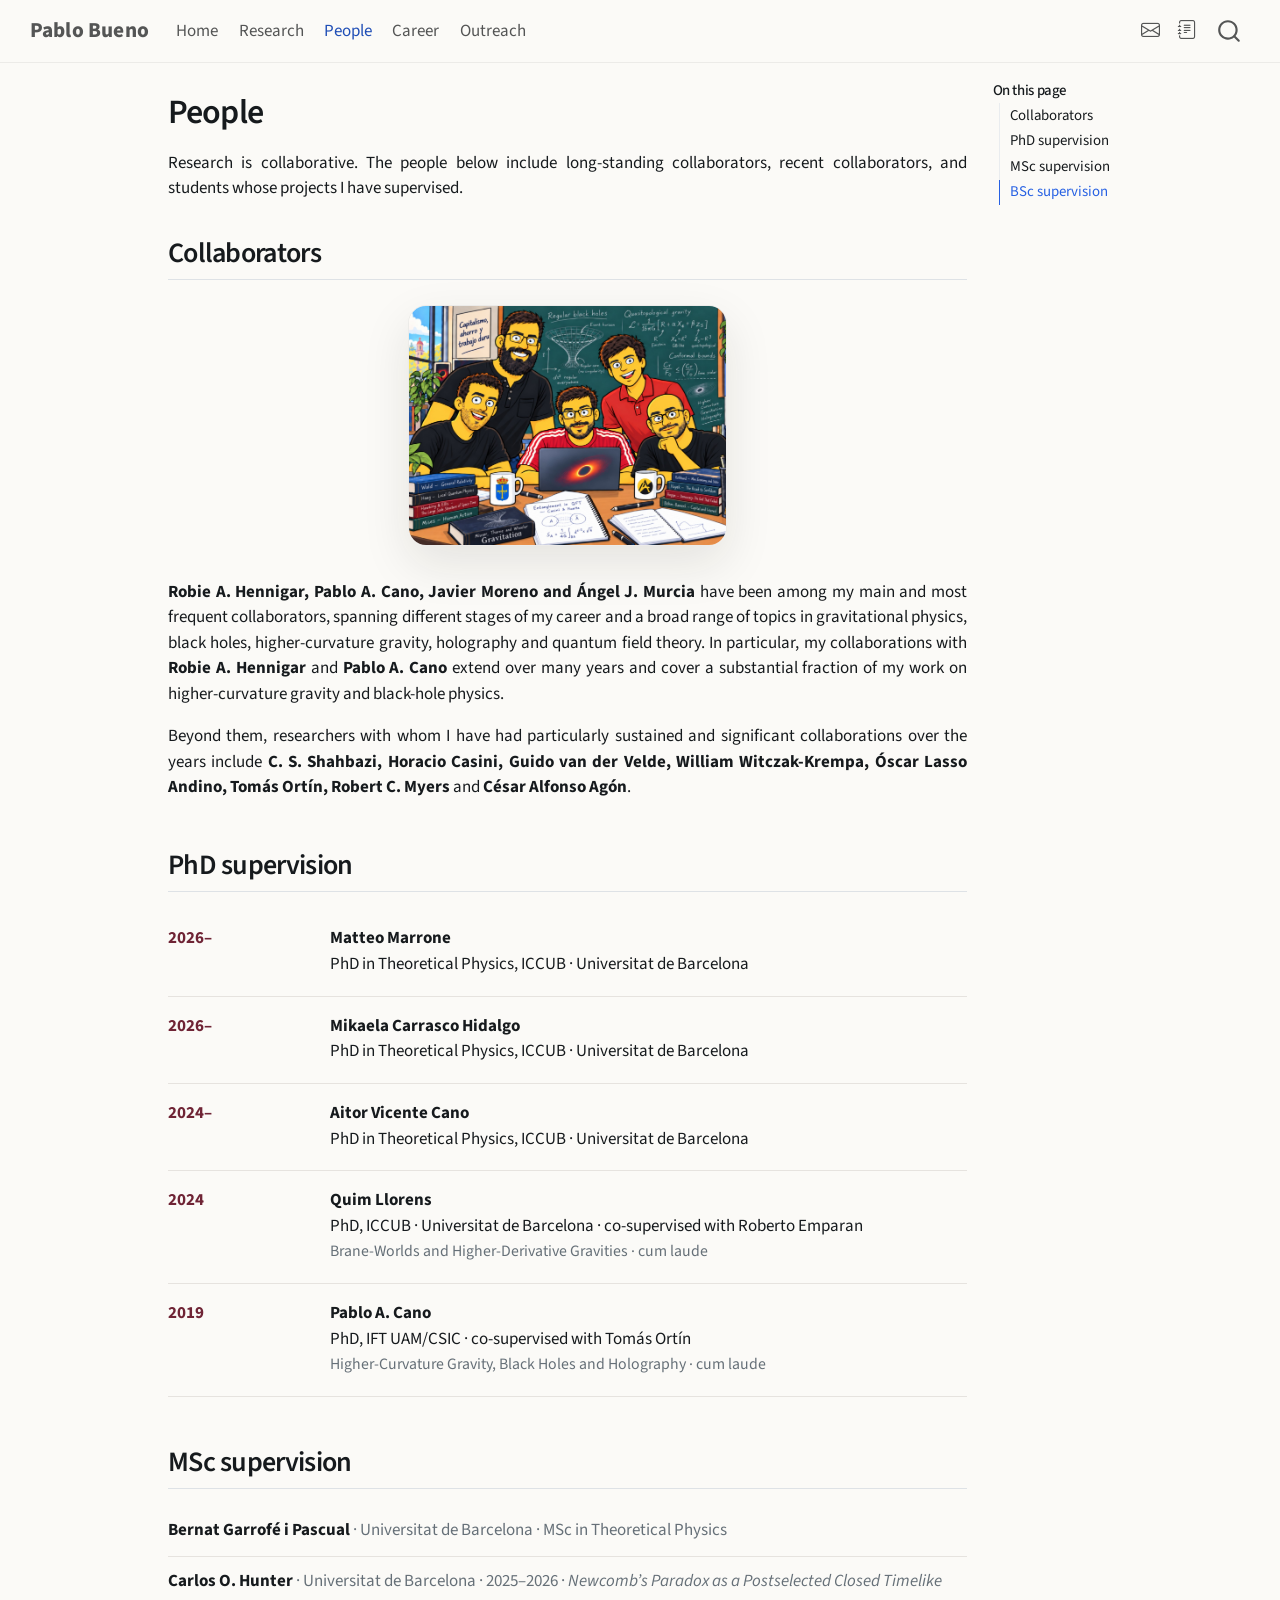
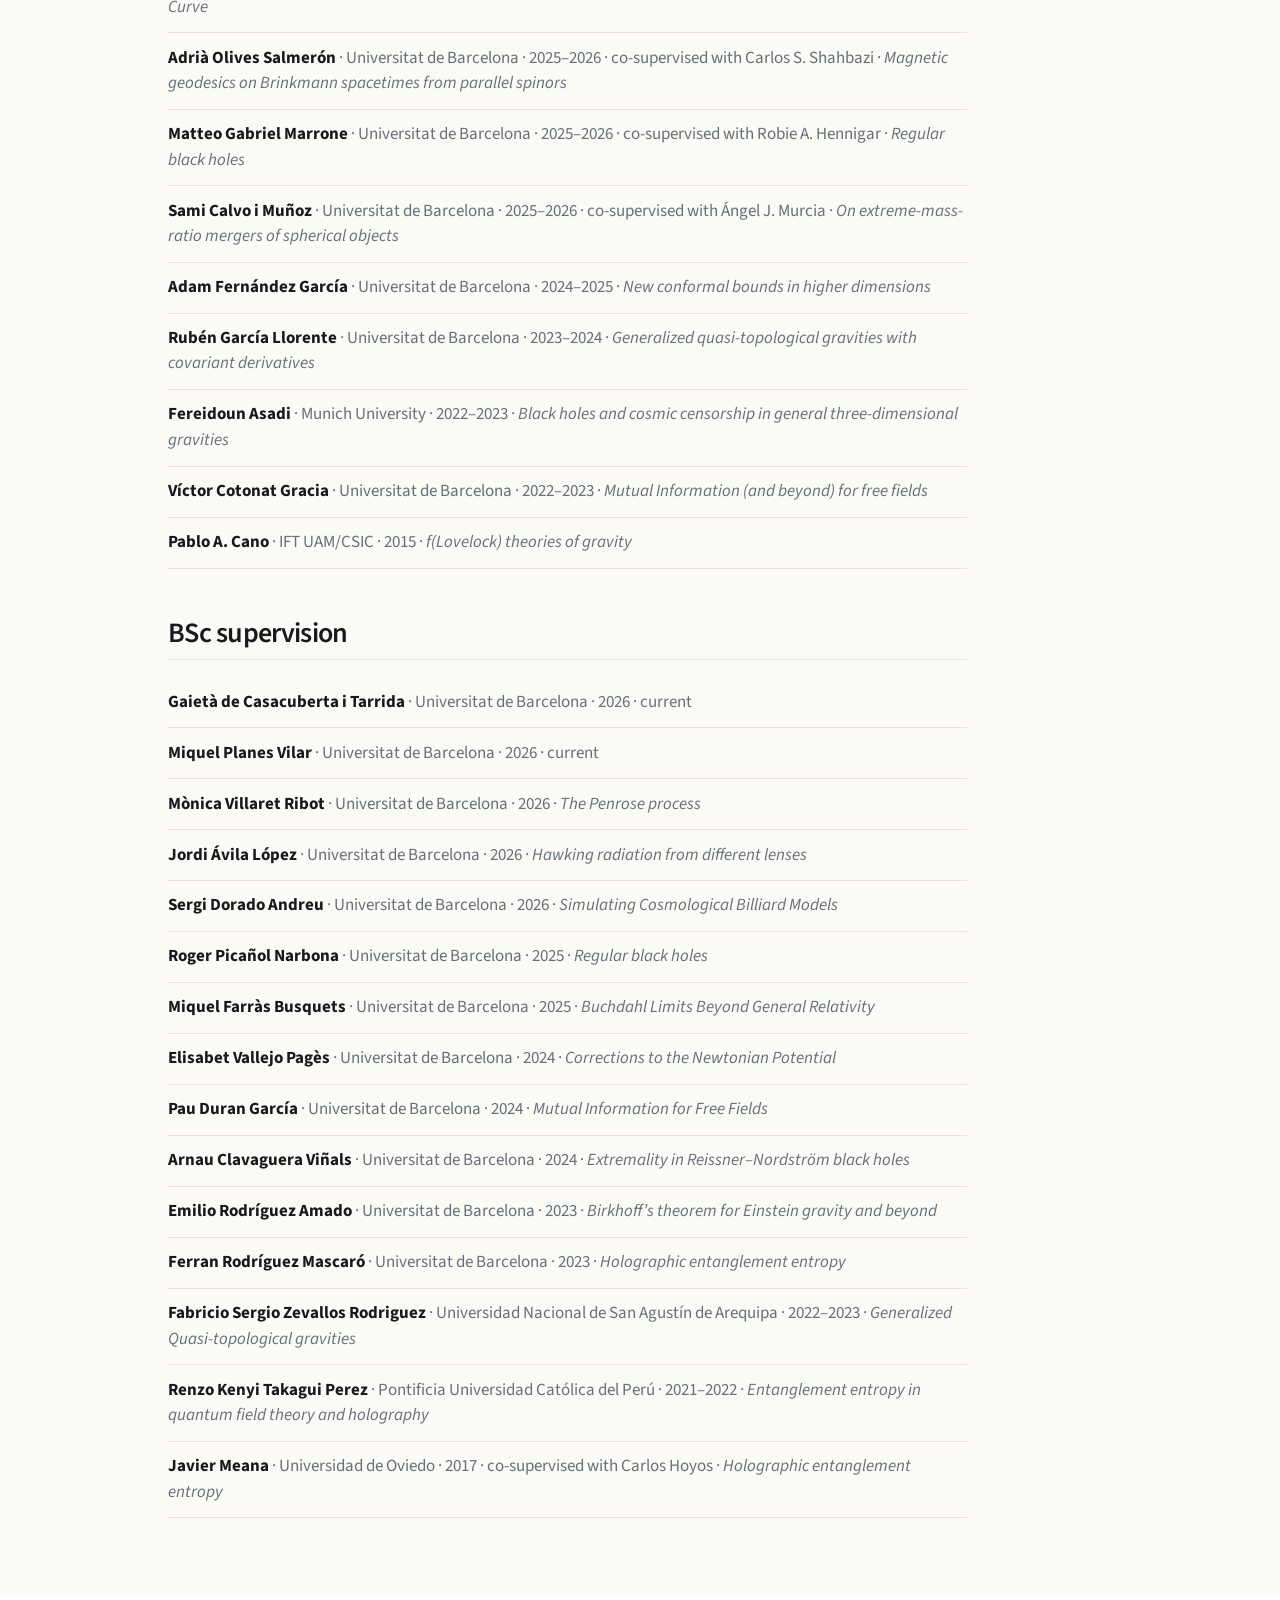
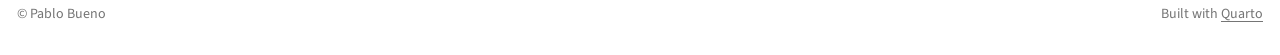
<file: people.html>
<!DOCTYPE html>
<html xmlns="http://www.w3.org/1999/xhtml" lang="en" xml:lang="en"><head>

<meta charset="utf-8">
<meta name="generator" content="quarto-1.10.18">

<meta name="viewport" content="width=device-width, initial-scale=1.0, user-scalable=yes">


<title>People – Pablo Bueno</title>
<style>
/* Default styles provided by pandoc.
** See https://pandoc.org/MANUAL.html#variables-for-html for config info.
*/
span.smallcaps{font-variant: small-caps;}
div.columns{display: flex; gap: 1.5em;}
div.column{flex: auto;}
@media screen {
div.columns{gap: min(4vw, 1.5em);}
div.column{overflow-x: auto;}
}
div.hanging-indent{margin-left: 1.5em; text-indent: -1.5em;}
ul.task-list{list-style: none;}
ul.task-list li input[type="checkbox"] {
  width: 0.8em;
  margin: 0 0.8em 0.2em -1em; /* quarto-specific, see https://github.com/quarto-dev/quarto-cli/issues/4556 */ 
  vertical-align: middle;
}
</style>


<script src="site_libs/quarto-nav/quarto-nav.js"></script>
<script src="site_libs/clipboard/clipboard.min.js"></script>
<script src="site_libs/quarto-search/autocomplete.umd.js"></script>
<script src="site_libs/quarto-search/fuse.min.js"></script>
<script src="site_libs/quarto-search/quarto-search.js"></script>
<meta name="quarto:offset" content="./">
<link href="./assets/favicon.svg" rel="icon" type="image/svg+xml">
<script src="site_libs/quarto-html/quarto.js" type="module"></script>
<script src="site_libs/quarto-html/tabsets/tabsets.js" type="module"></script>
<script src="site_libs/quarto-html/popper.min.js"></script>
<script src="site_libs/quarto-html/tippy.umd.min.js"></script>
<script src="site_libs/quarto-html/anchor.min.js"></script>
<link href="site_libs/quarto-html/tippy.css" rel="stylesheet">
<link href="site_libs/quarto-html/quarto-syntax-highlighting-64a204ab8560d761af7679ceaba22944.css" rel="stylesheet" id="quarto-text-highlighting-styles">
<script src="site_libs/bootstrap/bootstrap.min.js"></script>
<link href="site_libs/bootstrap/bootstrap-icons.css" rel="stylesheet">
<link href="site_libs/bootstrap/bootstrap-3e9b1289f5f353c49b617ce48ad2bc38.min.css" rel="stylesheet" append-hash="true" id="quarto-bootstrap" data-mode="light">
<script id="quarto-search-options" type="application/json">{
  "location": "navbar",
  "copy-button": false,
  "collapse-after": 3,
  "panel-placement": "end",
  "type": "overlay",
  "limit": 50,
  "keyboard-shortcut": [
    "f",
    "/",
    "s"
  ],
  "show-item-context": false,
  "language": {
    "search-no-results-text": "No results",
    "search-matching-documents-text": "matching documents",
    "search-copy-link-title": "Copy link to search",
    "search-hide-matches-text": "Hide additional matches",
    "search-more-match-text": "more match in this document",
    "search-more-matches-text": "more matches in this document",
    "search-clear-button-title": "Clear",
    "search-text-placeholder": "",
    "search-detached-cancel-button-title": "Cancel",
    "search-submit-button-title": "Submit",
    "search-label": "Search"
  }
}</script>
<style>html{ scroll-behavior: smooth; }</style>


<link rel="stylesheet" href="styles.css">
</head>

<body class="nav-fixed quarto-light">

<div id="quarto-search-results"></div>
  <header id="quarto-header" class="headroom fixed-top">
    <nav class="navbar navbar-expand-lg " data-bs-theme="dark">
      <div class="navbar-container container-fluid">
      <div class="navbar-brand-container mx-auto">
    <a class="navbar-brand" href="./index.html">
    <span class="navbar-title">Pablo Bueno</span>
    </a>
  </div>
            <div id="quarto-search" class="" title="Search"></div>
          <button class="navbar-toggler" type="button" data-bs-toggle="collapse" data-bs-target="#navbarCollapse" aria-controls="navbarCollapse" role="menu" aria-expanded="false" aria-label="Toggle navigation" onclick="if (window.quartoToggleHeadroom) { window.quartoToggleHeadroom(); }">
  <span class="navbar-toggler-icon"></span>
</button>
          <div class="collapse navbar-collapse" id="navbarCollapse">
            <ul class="navbar-nav navbar-nav-scroll me-auto">
  <li class="nav-item">
    <a class="nav-link" href="./index.html"> 
<span class="menu-text">Home</span></a>
  </li>  
  <li class="nav-item">
    <a class="nav-link" href="./research.html"> 
<span class="menu-text">Research</span></a>
  </li>  
  <li class="nav-item">
    <a class="nav-link active" href="./people.html" aria-current="page"> 
<span class="menu-text">People</span></a>
  </li>  
  <li class="nav-item">
    <a class="nav-link" href="./career.html"> 
<span class="menu-text">Career</span></a>
  </li>  
  <li class="nav-item">
    <a class="nav-link" href="./outreach.html"> 
<span class="menu-text">Outreach</span></a>
  </li>  
</ul>
            <ul class="navbar-nav navbar-nav-scroll ms-auto">
  <li class="nav-item compact">
    <a class="nav-link" href="mailto:pablobueno@ub.edu"> <i class="bi bi-envelope" role="img" aria-label="Email">
</i> 
<span class="menu-text"></span></a>
  </li>  
  <li class="nav-item compact">
    <a class="nav-link" href="https://inspirehep.net/authors/1198358?ui-citation-summary=true"> <i class="bi bi-journal-text" role="img" aria-label="INSPIRE-HEP">
</i> 
<span class="menu-text"></span></a>
  </li>  
</ul>
          </div> <!-- /navcollapse -->
            <div class="quarto-navbar-tools">
</div>
      </div> <!-- /container-fluid -->
    </nav>
</header>
<!-- content -->
<div id="quarto-content" class="quarto-container page-columns page-rows-contents page-layout-article page-navbar">
<!-- sidebar -->
<!-- margin-sidebar -->
    <div id="quarto-margin-sidebar" class="sidebar margin-sidebar">
        <nav id="TOC" role="doc-toc" class="toc-active">
    <h2 id="toc-title">On this page</h2>
   
  <ul>
  <li><a href="#collaborators" id="toc-collaborators" class="nav-link active" data-scroll-target="#collaborators">Collaborators</a></li>
  <li><a href="#phd-supervision" id="toc-phd-supervision" class="nav-link" data-scroll-target="#phd-supervision">PhD supervision</a></li>
  <li><a href="#msc-supervision" id="toc-msc-supervision" class="nav-link" data-scroll-target="#msc-supervision">MSc supervision</a></li>
  <li><a href="#bsc-supervision" id="toc-bsc-supervision" class="nav-link" data-scroll-target="#bsc-supervision">BSc supervision</a></li>
  </ul>
</nav>
    </div>
<!-- main -->
<main class="content" id="quarto-document-content">

<header id="title-block-header" class="quarto-title-block default">
<div class="quarto-title">
<h1 class="title">People</h1>
</div>



<div class="quarto-title-meta">

    
  
    
  </div>
  


</header>


<p>Research is collaborative. The people below include long-standing collaborators, recent collaborators, and students whose projects I have supervised.</p>
<section id="collaborators" class="level2">
<h2 class="anchored" data-anchor-id="collaborators">Collaborators</h2>
<div class="collab-hero-image">
<p><img src="assets/people-collaborators.jpg" alt="Cartoon group portrait of Pablo Bueno with Robie A. Hennigar, Pablo A. Cano, Javier Moreno and Ángel J. Murcia discussing black holes, quasitopological gravity and conformal bounds." loading="lazy"></p>
</div>
<p><strong>Robie A. Hennigar, Pablo A. Cano, Javier Moreno and Ángel J. Murcia</strong> have been among my main and most frequent collaborators, spanning different stages of my career and a broad range of topics in gravitational physics, black holes, higher-curvature gravity, holography and quantum field theory. In particular, my collaborations with <strong>Robie A. Hennigar</strong> and <strong>Pablo A. Cano</strong> extend over many years and cover a substantial fraction of my work on higher-curvature gravity and black-hole physics.</p>
<p>Beyond them, researchers with whom I have had particularly sustained and significant collaborations over the years include <strong>C. S. Shahbazi, Horacio Casini, Guido van der Velde, William Witczak-Krempa, Óscar Lasso Andino, Tomás Ortín, Robert C. Myers</strong> and <strong>César Alfonso Agón</strong>.</p>
</section>
<section id="phd-supervision" class="level2">
<h2 class="anchored" data-anchor-id="phd-supervision">PhD supervision</h2>
<div class="timeline-item">
<div class="timeline-date">
2026–
</div>
<div>
<strong>Matteo Marrone</strong><br>PhD in Theoretical Physics, ICCUB · Universitat de Barcelona
</div>
</div>
<div class="timeline-item">
<div class="timeline-date">
2026–
</div>
<div>
<strong>Mikaela Carrasco Hidalgo</strong><br>PhD in Theoretical Physics, ICCUB · Universitat de Barcelona
</div>
</div>
<div class="timeline-item">
<div class="timeline-date">
2024–
</div>
<div>
<strong>Aitor Vicente Cano</strong><br>PhD in Theoretical Physics, ICCUB · Universitat de Barcelona
</div>
</div>
<div class="timeline-item">
<div class="timeline-date">
2024
</div>
<div>
<strong>Quim Llorens</strong><br>PhD, ICCUB · Universitat de Barcelona · co-supervised with Roberto Emparan<br><span class="muted">Brane-Worlds and Higher-Derivative Gravities · cum laude</span>
</div>
</div>
<div class="timeline-item">
<div class="timeline-date">
2019
</div>
<div>
<strong>Pablo A. Cano</strong><br>PhD, IFT UAM/CSIC · co-supervised with Tomás Ortín<br><span class="muted">Higher-Curvature Gravity, Black Holes and Holography · cum laude</span>
</div>
</div>
</section>
<section id="msc-supervision" class="level2">
<h2 class="anchored" data-anchor-id="msc-supervision">MSc supervision</h2>
<div class="student-list">
<div>
<strong>Bernat Garrofé i Pascual</strong><span> · Universitat de Barcelona · MSc in Theoretical Physics</span>
</div>
<div>
<strong>Carlos O. Hunter</strong><span> · Universitat de Barcelona · 2025–2026 · <em>Newcomb’s Paradox as a Postselected Closed Timelike Curve</em></span>
</div>
<div>
<strong>Adrià Olives Salmerón</strong><span> · Universitat de Barcelona · 2025–2026 · co-supervised with Carlos S. Shahbazi · <em>Magnetic geodesics on Brinkmann spacetimes from parallel spinors</em></span>
</div>
<div>
<strong>Matteo Gabriel Marrone</strong><span> · Universitat de Barcelona · 2025–2026 · co-supervised with Robie A. Hennigar · <em>Regular black holes</em></span>
</div>
<div>
<strong>Sami Calvo i Muñoz</strong><span> · Universitat de Barcelona · 2025–2026 · co-supervised with Ángel J. Murcia · <em>On extreme-mass-ratio mergers of spherical objects</em></span>
</div>
<div>
<strong>Adam Fernández García</strong><span> · Universitat de Barcelona · 2024–2025 · <em>New conformal bounds in higher dimensions</em></span>
</div>
<div>
<strong>Rubén García Llorente</strong><span> · Universitat de Barcelona · 2023–2024 · <em>Generalized quasi-topological gravities with covariant derivatives</em></span>
</div>
<div>
<strong>Fereidoun Asadi</strong><span> · Munich University · 2022–2023 · <em>Black holes and cosmic censorship in general three-dimensional gravities</em></span>
</div>
<div>
<strong>Víctor Cotonat Gracia</strong><span> · Universitat de Barcelona · 2022–2023 · <em>Mutual Information (and beyond) for free fields</em></span>
</div>
<div>
<strong>Pablo A. Cano</strong><span> · IFT UAM/CSIC · 2015 · <em>f(Lovelock) theories of gravity</em></span>
</div>
</div>
</section>
<section id="bsc-supervision" class="level2">
<h2 class="anchored" data-anchor-id="bsc-supervision">BSc supervision</h2>
<div class="student-list">
<div>
<strong>Gaietà de Casacuberta i Tarrida</strong><span> · Universitat de Barcelona · 2026 · current</span>
</div>
<div>
<strong>Miquel Planes Vilar</strong><span> · Universitat de Barcelona · 2026 · current</span>
</div>
<div>
<strong>Mònica Villaret Ribot</strong><span> · Universitat de Barcelona · 2026 · <em>The Penrose process</em></span>
</div>
<div>
<strong>Jordi Ávila López</strong><span> · Universitat de Barcelona · 2026 · <em>Hawking radiation from different lenses</em></span>
</div>
<div>
<strong>Sergi Dorado Andreu</strong><span> · Universitat de Barcelona · 2026 · <em>Simulating Cosmological Billiard Models</em></span>
</div>
<div>
<strong>Roger Picañol Narbona</strong><span> · Universitat de Barcelona · 2025 · <em>Regular black holes</em></span>
</div>
<div>
<strong>Miquel Farràs Busquets</strong><span> · Universitat de Barcelona · 2025 · <em>Buchdahl Limits Beyond General Relativity</em></span>
</div>
<div>
<strong>Elisabet Vallejo Pagès</strong><span> · Universitat de Barcelona · 2024 · <em>Corrections to the Newtonian Potential</em></span>
</div>
<div>
<strong>Pau Duran García</strong><span> · Universitat de Barcelona · 2024 · <em>Mutual Information for Free Fields</em></span>
</div>
<div>
<strong>Arnau Clavaguera Viñals</strong><span> · Universitat de Barcelona · 2024 · <em>Extremality in Reissner–Nordström black holes</em></span>
</div>
<div>
<strong>Emilio Rodríguez Amado</strong><span> · Universitat de Barcelona · 2023 · <em>Birkhoff’s theorem for Einstein gravity and beyond</em></span>
</div>
<div>
<strong>Ferran Rodríguez Mascaró</strong><span> · Universitat de Barcelona · 2023 · <em>Holographic entanglement entropy</em></span>
</div>
<div>
<strong>Fabricio Sergio Zevallos Rodriguez</strong><span> · Universidad Nacional de San Agustín de Arequipa · 2022–2023 · <em>Generalized Quasi-topological gravities</em></span>
</div>
<div>
<strong>Renzo Kenyi Takagui Perez</strong><span> · Pontificia Universidad Católica del Perú · 2021–2022 · <em>Entanglement entropy in quantum field theory and holography</em></span>
</div>
<div>
<strong>Javier Meana</strong><span> · Universidad de Oviedo · 2017 · co-supervised with Carlos Hoyos · <em>Holographic entanglement entropy</em></span>
</div>
</div>


</section>

</main> <!-- /main -->
<script id="quarto-html-after-body" type="application/javascript">
  window.document.addEventListener("DOMContentLoaded", function (event) {
    const icon = "";
    const anchorJS = new window.AnchorJS();
    anchorJS.options = {
      placement: 'right',
      icon: icon
    };
    anchorJS.add('.anchored');
    const isCodeAnnotation = (el) => {
      for (const clz of el.classList) {
        if (clz.startsWith('code-annotation-')) {                     
          return true;
        }
      }
      return false;
    }
    const onCopySuccess = function(e) {
      // button target
      const button = e.trigger;
      // don't keep focus
      button.blur();
      // flash "checked"
      button.classList.add('code-copy-button-checked');
      var currentTitle = button.getAttribute("title");
      button.setAttribute("title", "Copied!");
      let tooltip;
      if (window.bootstrap) {
        button.setAttribute("data-bs-toggle", "tooltip");
        button.setAttribute("data-bs-placement", "left");
        button.setAttribute("data-bs-title", "Copied!");
        tooltip = new bootstrap.Tooltip(button, 
          { trigger: "manual", 
            customClass: "code-copy-button-tooltip",
            offset: [0, -8]});
        tooltip.show();    
      }
      setTimeout(function() {
        if (tooltip) {
          tooltip.hide();
          button.removeAttribute("data-bs-title");
          button.removeAttribute("data-bs-toggle");
          button.removeAttribute("data-bs-placement");
        }
        button.setAttribute("title", currentTitle);
        button.classList.remove('code-copy-button-checked');
      }, 1000);
      // clear code selection
      e.clearSelection();
    }
    const getTextToCopy = function(trigger) {
      const outerScaffold = trigger.parentElement.cloneNode(true);
      const codeEl = outerScaffold.querySelector('code');
      for (const childEl of codeEl.children) {
        if (isCodeAnnotation(childEl)) {
          childEl.remove();
        }
      }
      return codeEl.innerText;
    }
    const clipboard = new window.ClipboardJS('.code-copy-button:not([data-in-quarto-modal])', {
      text: getTextToCopy
    });
    clipboard.on('success', onCopySuccess);
    if (window.document.getElementById('quarto-embedded-source-code-modal')) {
      const clipboardModal = new window.ClipboardJS('.code-copy-button[data-in-quarto-modal]', {
        text: getTextToCopy,
        container: window.document.getElementById('quarto-embedded-source-code-modal')
      });
      clipboardModal.on('success', onCopySuccess);
    }
      var localhostRegex = new RegExp(/^(?:http|https):\/\/localhost\:?[0-9]*\//);
      var mailtoRegex = new RegExp(/^mailto:/);
        var filterRegex = new RegExp("https:\/\/DrBueno88\.github\.io");
      var isInternal = (href) => {
          return filterRegex.test(href) || localhostRegex.test(href) || mailtoRegex.test(href);
      }
      // Inspect non-navigation links and adorn them if external
     var links = window.document.querySelectorAll('a[href]:not(.nav-link):not(.navbar-brand):not(.toc-action):not(.sidebar-link):not(.sidebar-item-toggle):not(.pagination-link):not(.no-external):not([aria-hidden]):not(.dropdown-item):not(.quarto-navigation-tool):not(.about-link)');
      for (var i=0; i<links.length; i++) {
        const link = links[i];
        if (!isInternal(link.href)) {
          // undo the damage that might have been done by quarto-nav.js in the case of
          // links that we want to consider external
          if (link.dataset.originalHref !== undefined) {
            link.href = link.dataset.originalHref;
          }
            // target, if specified
            link.setAttribute("target", "_blank");
            if (link.getAttribute("rel") === null) {
              link.setAttribute("rel", "noopener");
            }
        }
      }
    function tippyHover(el, contentFn, onTriggerFn, onUntriggerFn) {
      const config = {
        allowHTML: true,
        maxWidth: 500,
        delay: 100,
        arrow: false,
        appendTo: function(el) {
            return el.parentElement;
        },
        interactive: true,
        interactiveBorder: 10,
        theme: 'quarto',
        placement: 'bottom-start',
      };
      if (contentFn) {
        config.content = contentFn;
      }
      if (onTriggerFn) {
        config.onTrigger = onTriggerFn;
      }
      if (onUntriggerFn) {
        config.onUntrigger = onUntriggerFn;
      }
      window.tippy(el, config); 
    }
    const noterefs = window.document.querySelectorAll('a[role="doc-noteref"]');
    for (var i=0; i<noterefs.length; i++) {
      const ref = noterefs[i];
      tippyHover(ref, function() {
        // use id or data attribute instead here
        let href = ref.getAttribute('data-footnote-href') || ref.getAttribute('href');
        try { href = new URL(href).hash; } catch {}
        const id = href.replace(/^#\/?/, "");
        const note = window.document.getElementById(id);
        if (note) {
          return note.innerHTML;
        } else {
          return "";
        }
      });
    }
    const xrefs = window.document.querySelectorAll('a.quarto-xref');
    const processXRef = (id, note) => {
      // Strip column container classes
      const stripColumnClz = (el) => {
        el.classList.remove("page-full", "page-columns");
        if (el.children) {
          for (const child of el.children) {
            stripColumnClz(child);
          }
        }
      }
      stripColumnClz(note)
      if (id === null || id.startsWith('sec-')) {
        // Special case sections, only their first couple elements
        const container = document.createElement("div");
        if (note.children && note.children.length > 2) {
          container.appendChild(note.children[0].cloneNode(true));
          for (let i = 1; i < note.children.length; i++) {
            const child = note.children[i];
            if (child.tagName === "P" && child.innerText === "") {
              continue;
            } else {
              container.appendChild(child.cloneNode(true));
              break;
            }
          }
          if (window.Quarto?.typesetMath) {
            window.Quarto.typesetMath(container);
          }
          return container.innerHTML
        } else {
          if (window.Quarto?.typesetMath) {
            window.Quarto.typesetMath(note);
          }
          return note.innerHTML;
        }
      } else {
        // Remove any anchor links if they are present
        const anchorLink = note.querySelector('a.anchorjs-link');
        if (anchorLink) {
          anchorLink.remove();
        }
        if (window.Quarto?.typesetMath) {
          window.Quarto.typesetMath(note);
        }
        if (note.classList.contains("callout")) {
          return note.outerHTML;
        } else {
          return note.innerHTML;
        }
      }
    }
    for (var i=0; i<xrefs.length; i++) {
      const xref = xrefs[i];
      tippyHover(xref, undefined, function(instance) {
        instance.disable();
        let url = xref.getAttribute('href');
        let hash = undefined; 
        if (url.startsWith('#')) {
          hash = url;
        } else {
          try { hash = new URL(url).hash; } catch {}
        }
        if (hash) {
          const id = hash.replace(/^#\/?/, "");
          const note = window.document.getElementById(id);
          if (note !== null) {
            try {
              const html = processXRef(id, note.cloneNode(true));
              instance.setContent(html);
            } finally {
              instance.enable();
              instance.show();
            }
          } else {
            // See if we can fetch this
            fetch(url.split('#')[0])
            .then(res => res.text())
            .then(html => {
              const parser = new DOMParser();
              const htmlDoc = parser.parseFromString(html, "text/html");
              const note = htmlDoc.getElementById(id);
              if (note !== null) {
                const html = processXRef(id, note);
                instance.setContent(html);
              } 
            }).finally(() => {
              instance.enable();
              instance.show();
            });
          }
        } else {
          // See if we can fetch a full url (with no hash to target)
          // This is a special case and we should probably do some content thinning / targeting
          fetch(url)
          .then(res => res.text())
          .then(html => {
            const parser = new DOMParser();
            const htmlDoc = parser.parseFromString(html, "text/html");
            const note = htmlDoc.querySelector('main.content');
            if (note !== null) {
              // This should only happen for chapter cross references
              // (since there is no id in the URL)
              // remove the first header
              if (note.children.length > 0 && note.children[0].tagName === "HEADER") {
                note.children[0].remove();
              }
              const html = processXRef(null, note);
              instance.setContent(html);
            } 
          }).finally(() => {
            instance.enable();
            instance.show();
          });
        }
      }, function(instance) {
      });
    }
        let selectedAnnoteEl;
        const selectorForAnnotation = ( cell, annotation) => {
          let cellAttr = 'data-code-cell="' + cell + '"';
          let lineAttr = 'data-code-annotation="' +  annotation + '"';
          const selector = 'span[' + cellAttr + '][' + lineAttr + ']';
          return selector;
        }
        const selectCodeLines = (annoteEl) => {
          const doc = window.document;
          const targetCell = annoteEl.getAttribute("data-target-cell");
          const targetAnnotation = annoteEl.getAttribute("data-target-annotation");
          const annoteSpan = window.document.querySelector(selectorForAnnotation(targetCell, targetAnnotation));
          const lines = annoteSpan.getAttribute("data-code-lines").split(",");
          const lineIds = lines.map((line) => {
            return targetCell + "-" + line;
          })
          let top = null;
          let height = null;
          let parent = null;
          if (lineIds.length > 0) {
              //compute the position of the single el (top and bottom and make a div)
              const el = window.document.getElementById(lineIds[0]);
              top = el.offsetTop;
              height = el.offsetHeight;
              parent = el.parentElement.parentElement;
            if (lineIds.length > 1) {
              const lastEl = window.document.getElementById(lineIds[lineIds.length - 1]);
              const bottom = lastEl.offsetTop + lastEl.offsetHeight;
              height = bottom - top;
            }
            if (top !== null && height !== null && parent !== null) {
              // cook up a div (if necessary) and position it 
              let div = window.document.getElementById("code-annotation-line-highlight");
              if (div === null) {
                div = window.document.createElement("div");
                div.setAttribute("id", "code-annotation-line-highlight");
                div.style.position = 'absolute';
                parent.appendChild(div);
              }
              div.style.top = top - 2 + "px";
              div.style.height = height + 4 + "px";
              div.style.left = 0;
              let gutterDiv = window.document.getElementById("code-annotation-line-highlight-gutter");
              if (gutterDiv === null) {
                gutterDiv = window.document.createElement("div");
                gutterDiv.setAttribute("id", "code-annotation-line-highlight-gutter");
                gutterDiv.style.position = 'absolute';
                const codeCell = window.document.getElementById(targetCell);
                const gutter = codeCell.querySelector('.code-annotation-gutter');
                gutter.appendChild(gutterDiv);
              }
              gutterDiv.style.top = top - 2 + "px";
              gutterDiv.style.height = height + 4 + "px";
            }
            selectedAnnoteEl = annoteEl;
          }
        };
        const unselectCodeLines = () => {
          const elementsIds = ["code-annotation-line-highlight", "code-annotation-line-highlight-gutter"];
          elementsIds.forEach((elId) => {
            const div = window.document.getElementById(elId);
            if (div) {
              div.remove();
            }
          });
          selectedAnnoteEl = undefined;
        };
          // Handle positioning of the toggle
      window.addEventListener(
        "resize",
        throttle(() => {
          elRect = undefined;
          if (selectedAnnoteEl) {
            selectCodeLines(selectedAnnoteEl);
          }
        }, 10)
      );
      function throttle(fn, ms) {
      let throttle = false;
      let timer;
        return (...args) => {
          if(!throttle) { // first call gets through
              fn.apply(this, args);
              throttle = true;
          } else { // all the others get throttled
              if(timer) clearTimeout(timer); // cancel #2
              timer = setTimeout(() => {
                fn.apply(this, args);
                timer = throttle = false;
              }, ms);
          }
        };
      }
        // Attach click handler to the DT
        const annoteDls = window.document.querySelectorAll('dt[data-target-cell]');
        for (const annoteDlNode of annoteDls) {
          annoteDlNode.addEventListener('click', (event) => {
            const clickedEl = event.target;
            if (clickedEl !== selectedAnnoteEl) {
              unselectCodeLines();
              const activeEl = window.document.querySelector('dt[data-target-cell].code-annotation-active');
              if (activeEl) {
                activeEl.classList.remove('code-annotation-active');
              }
              selectCodeLines(clickedEl);
              clickedEl.classList.add('code-annotation-active');
            } else {
              // Unselect the line
              unselectCodeLines();
              clickedEl.classList.remove('code-annotation-active');
            }
          });
        }
    const findCites = (el) => {
      const parentEl = el.parentElement;
      if (parentEl) {
        const cites = parentEl.dataset.cites;
        if (cites) {
          return {
            el,
            cites: cites.split(' ')
          };
        } else {
          return findCites(el.parentElement)
        }
      } else {
        return undefined;
      }
    };
    var bibliorefs = window.document.querySelectorAll('a[role="doc-biblioref"]');
    for (var i=0; i<bibliorefs.length; i++) {
      const ref = bibliorefs[i];
      const citeInfo = findCites(ref);
      if (citeInfo) {
        tippyHover(citeInfo.el, function() {
          var popup = window.document.createElement('div');
          citeInfo.cites.forEach(function(cite) {
            var citeDiv = window.document.createElement('div');
            citeDiv.classList.add('hanging-indent');
            citeDiv.classList.add('csl-entry');
            var biblioDiv = window.document.getElementById('ref-' + cite);
            if (biblioDiv) {
              citeDiv.innerHTML = biblioDiv.innerHTML;
            }
            popup.appendChild(citeDiv);
          });
          return popup.innerHTML;
        });
      }
    }
  });
  </script>
</div> <!-- /content -->
<footer class="footer">
  <div class="nav-footer">
    <div class="nav-footer-left">
<p>© Pablo Bueno</p>
</div>   
    <div class="nav-footer-center">
      &nbsp;
    </div>
    <div class="nav-footer-right">
<p>Built with <a href="https://quarto.org/">Quarto</a></p>
</div>
  </div>
</footer>




<script src="site_libs/quarto-html/zenscroll-min.js"></script>
</body></html>
</file>
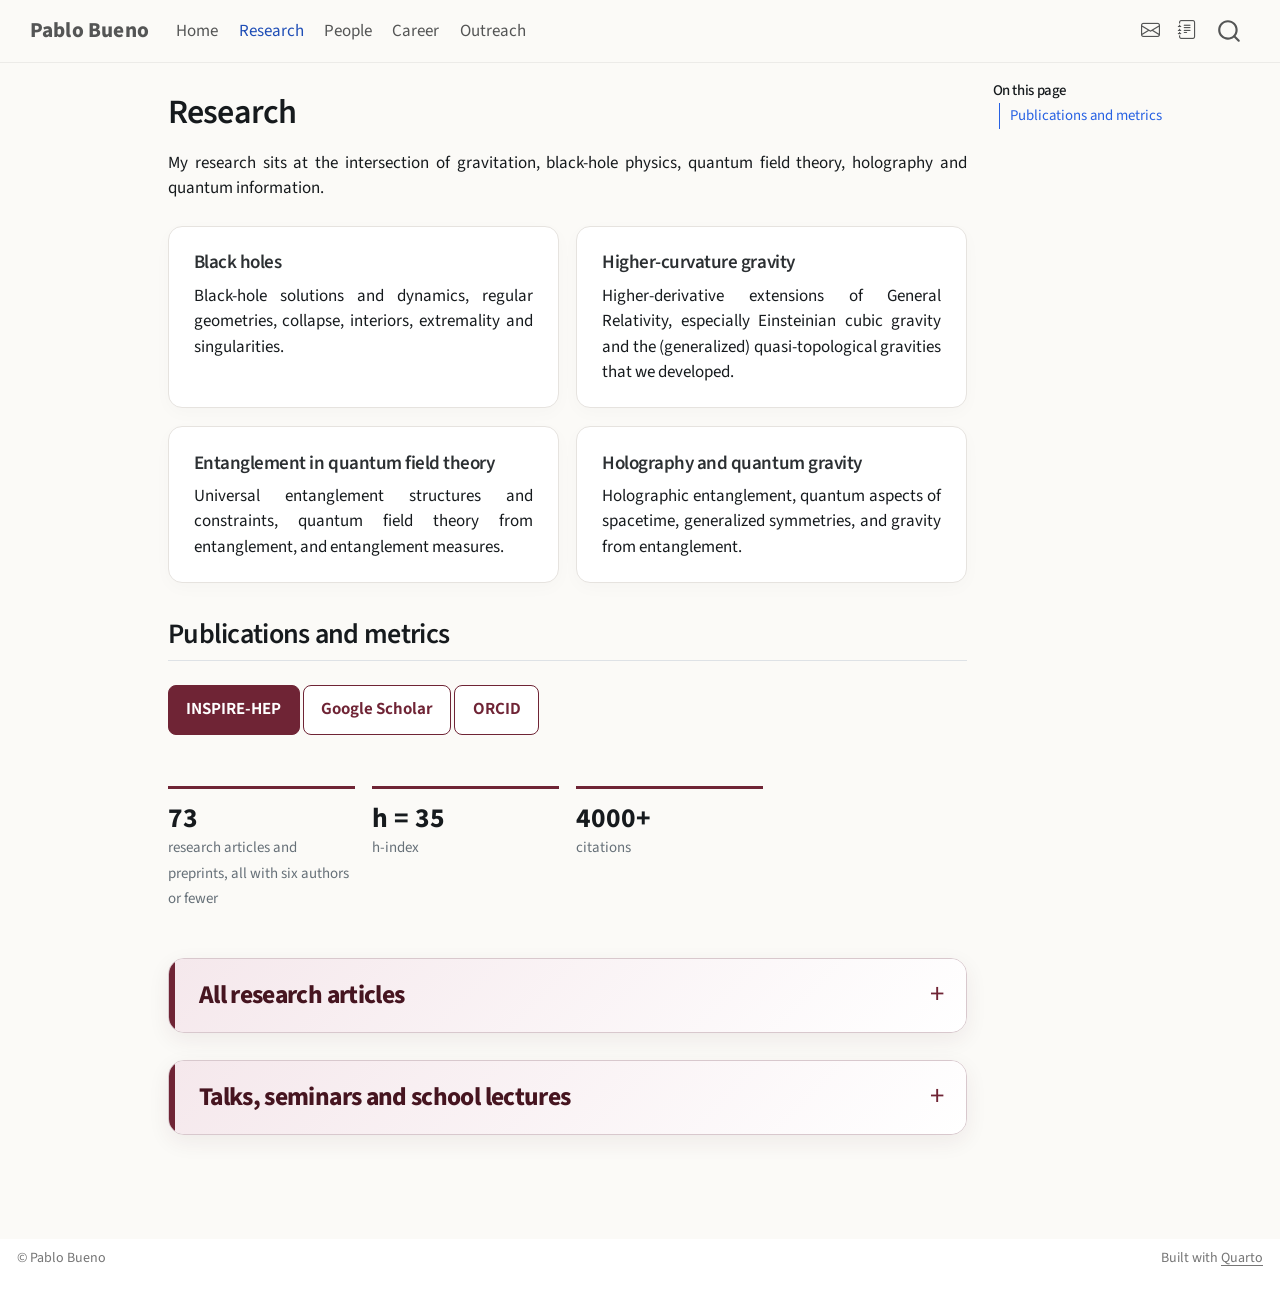
<file: research.html>
<!DOCTYPE html>
<html xmlns="http://www.w3.org/1999/xhtml" lang="en" xml:lang="en"><head>

<meta charset="utf-8">
<meta name="generator" content="quarto-1.10.18">

<meta name="viewport" content="width=device-width, initial-scale=1.0, user-scalable=yes">


<title>Research – Pablo Bueno</title>
<style>
/* Default styles provided by pandoc.
** See https://pandoc.org/MANUAL.html#variables-for-html for config info.
*/
span.smallcaps{font-variant: small-caps;}
div.columns{display: flex; gap: 1.5em;}
div.column{flex: auto;}
@media screen {
div.columns{gap: min(4vw, 1.5em);}
div.column{overflow-x: auto;}
}
div.hanging-indent{margin-left: 1.5em; text-indent: -1.5em;}
ul.task-list{list-style: none;}
ul.task-list li input[type="checkbox"] {
  width: 0.8em;
  margin: 0 0.8em 0.2em -1em; /* quarto-specific, see https://github.com/quarto-dev/quarto-cli/issues/4556 */ 
  vertical-align: middle;
}
</style>


<script src="site_libs/quarto-nav/quarto-nav.js"></script>
<script src="site_libs/clipboard/clipboard.min.js"></script>
<script src="site_libs/quarto-search/autocomplete.umd.js"></script>
<script src="site_libs/quarto-search/fuse.min.js"></script>
<script src="site_libs/quarto-search/quarto-search.js"></script>
<meta name="quarto:offset" content="./">
<link href="./assets/favicon.svg" rel="icon" type="image/svg+xml">
<script src="site_libs/quarto-html/quarto.js" type="module"></script>
<script src="site_libs/quarto-html/tabsets/tabsets.js" type="module"></script>
<script src="site_libs/quarto-html/popper.min.js"></script>
<script src="site_libs/quarto-html/tippy.umd.min.js"></script>
<script src="site_libs/quarto-html/anchor.min.js"></script>
<link href="site_libs/quarto-html/tippy.css" rel="stylesheet">
<link href="site_libs/quarto-html/quarto-syntax-highlighting-64a204ab8560d761af7679ceaba22944.css" rel="stylesheet" id="quarto-text-highlighting-styles">
<script src="site_libs/bootstrap/bootstrap.min.js"></script>
<link href="site_libs/bootstrap/bootstrap-icons.css" rel="stylesheet">
<link href="site_libs/bootstrap/bootstrap-3e9b1289f5f353c49b617ce48ad2bc38.min.css" rel="stylesheet" append-hash="true" id="quarto-bootstrap" data-mode="light">
<script id="quarto-search-options" type="application/json">{
  "location": "navbar",
  "copy-button": false,
  "collapse-after": 3,
  "panel-placement": "end",
  "type": "overlay",
  "limit": 50,
  "keyboard-shortcut": [
    "f",
    "/",
    "s"
  ],
  "show-item-context": false,
  "language": {
    "search-no-results-text": "No results",
    "search-matching-documents-text": "matching documents",
    "search-copy-link-title": "Copy link to search",
    "search-hide-matches-text": "Hide additional matches",
    "search-more-match-text": "more match in this document",
    "search-more-matches-text": "more matches in this document",
    "search-clear-button-title": "Clear",
    "search-text-placeholder": "",
    "search-detached-cancel-button-title": "Cancel",
    "search-submit-button-title": "Submit",
    "search-label": "Search"
  }
}</script>
<style>html{ scroll-behavior: smooth; }</style>


<link rel="stylesheet" href="styles.css">
</head>

<body class="nav-fixed quarto-light">

<div id="quarto-search-results"></div>
  <header id="quarto-header" class="headroom fixed-top">
    <nav class="navbar navbar-expand-lg " data-bs-theme="dark">
      <div class="navbar-container container-fluid">
      <div class="navbar-brand-container mx-auto">
    <a class="navbar-brand" href="./index.html">
    <span class="navbar-title">Pablo Bueno</span>
    </a>
  </div>
            <div id="quarto-search" class="" title="Search"></div>
          <button class="navbar-toggler" type="button" data-bs-toggle="collapse" data-bs-target="#navbarCollapse" aria-controls="navbarCollapse" role="menu" aria-expanded="false" aria-label="Toggle navigation" onclick="if (window.quartoToggleHeadroom) { window.quartoToggleHeadroom(); }">
  <span class="navbar-toggler-icon"></span>
</button>
          <div class="collapse navbar-collapse" id="navbarCollapse">
            <ul class="navbar-nav navbar-nav-scroll me-auto">
  <li class="nav-item">
    <a class="nav-link" href="./index.html"> 
<span class="menu-text">Home</span></a>
  </li>  
  <li class="nav-item">
    <a class="nav-link active" href="./research.html" aria-current="page"> 
<span class="menu-text">Research</span></a>
  </li>  
  <li class="nav-item">
    <a class="nav-link" href="./people.html"> 
<span class="menu-text">People</span></a>
  </li>  
  <li class="nav-item">
    <a class="nav-link" href="./career.html"> 
<span class="menu-text">Career</span></a>
  </li>  
  <li class="nav-item">
    <a class="nav-link" href="./outreach.html"> 
<span class="menu-text">Outreach</span></a>
  </li>  
</ul>
            <ul class="navbar-nav navbar-nav-scroll ms-auto">
  <li class="nav-item compact">
    <a class="nav-link" href="mailto:pablobueno@ub.edu"> <i class="bi bi-envelope" role="img" aria-label="Email">
</i> 
<span class="menu-text"></span></a>
  </li>  
  <li class="nav-item compact">
    <a class="nav-link" href="https://inspirehep.net/authors/1198358?ui-citation-summary=true"> <i class="bi bi-journal-text" role="img" aria-label="INSPIRE-HEP">
</i> 
<span class="menu-text"></span></a>
  </li>  
</ul>
          </div> <!-- /navcollapse -->
            <div class="quarto-navbar-tools">
</div>
      </div> <!-- /container-fluid -->
    </nav>
</header>
<!-- content -->
<div id="quarto-content" class="quarto-container page-columns page-rows-contents page-layout-article page-navbar">
<!-- sidebar -->
<!-- margin-sidebar -->
    <div id="quarto-margin-sidebar" class="sidebar margin-sidebar">
        <nav id="TOC" role="doc-toc" class="toc-active">
    <h2 id="toc-title">On this page</h2>
   
  <ul>
  <li><a href="#publications-and-metrics" id="toc-publications-and-metrics" class="nav-link active" data-scroll-target="#publications-and-metrics">Publications and metrics</a></li>
  </ul>
</nav>
    </div>
<!-- main -->
<main class="content" id="quarto-document-content">

<header id="title-block-header" class="quarto-title-block default">
<div class="quarto-title">
<h1 class="title">Research</h1>
</div>



<div class="quarto-title-meta">

    
  
    
  </div>
  


</header>


<p>My research sits at the intersection of gravitation, black-hole physics, quantum field theory, holography and quantum information.</p>
<div class="grid-cards research-overview">
<div class="card-clean">
<h3 class="anchored">
Black holes
</h3>
<p>
Black-hole solutions and dynamics, regular geometries, collapse, interiors, extremality and singularities.
</p>
</div>
<div class="card-clean">
<h3 class="anchored">
Higher-curvature gravity
</h3>
<p>
Higher-derivative extensions of General Relativity, especially Einsteinian cubic gravity and the (generalized) quasi-topological gravities that we developed.
</p>
</div>
<div class="card-clean">
<h3 class="anchored">
Entanglement in quantum field theory
</h3>
<p>
Universal entanglement structures and constraints, quantum field theory from entanglement, and entanglement measures.
</p>
</div>
<div class="card-clean">
<h3 class="anchored">
Holography and quantum gravity
</h3>
<p>
Holographic entanglement, quantum aspects of spacetime, generalized symmetries, and gravity from entanglement.
</p>
</div>
</div>
<section id="publications-and-metrics" class="level2">
<h2 class="anchored" data-anchor-id="publications-and-metrics">Publications and metrics</h2>
<div class="profile-links">
<p><a class="pb-button primary" href="https://inspirehep.net/authors/1198358?ui-citation-summary=true">INSPIRE-HEP</a> <a class="pb-button secondary" href="https://scholar.google.es/citations?hl=en&amp;user=2uw2cyAAAAAJ&amp;view_op=list_works">Google Scholar</a> <a class="pb-button secondary" href="https://orcid.org/0000-0002-9841-4169">ORCID</a></p>
</div>
<div class="stats">
<div class="stat">
<strong>73</strong><span>research articles and preprints, all with six authors or fewer</span>
</div>
<div class="stat">
<strong>h = 35</strong><span>h-index</span>
</div>
<div class="stat">
<strong>4000+</strong><span>citations</span>
</div>
</div>
<details class="research-expander">
<summary>
All research articles
</summary>
<div class="research-expander-body" data-markdown="1">
<p>The list follows a reverse-chronological ordering. Each entry includes the journal reference when available, together with links to arXiv and, for many APS/JHEP papers, to the journal via DOI.</p>
<section id="section" class="level3">
<h3 class="anchored" data-anchor-id="section">2026</h3>
<div class="pub-entry">
<span class="pub-number">1.</span><span><a class="pub-title" href="https://arxiv.org/abs/2609.07801">Logarithmic correction to the entropy of near-extremal higher-curvature black holes</a><br><span class="pub-ref"><a href="https://arxiv.org/abs/2609.07801">arXiv:2609.07801</a></span></span>
</div>
<div class="pub-entry">
<span class="pub-number">2.</span><span><a class="pub-title" href="https://arxiv.org/abs/2607.07790">Regular Black Holes in Nonlocal Quasitopological Gravity</a><br><span class="pub-ref"><a href="https://arxiv.org/abs/2607.07790">arXiv:2607.07790</a></span></span>
</div>
<div class="pub-entry">
<span class="pub-number">3.</span><span><a class="pub-title" href="https://arxiv.org/abs/2604.19860">Mutual Information from Modular Flow in General CFTs</a><br><span class="pub-ref"><a href="https://doi.org/10.1103/PhysRevD.114.L041704">Phys. Rev.&nbsp;D 114, (2026) L041704</a> · <a href="https://arxiv.org/abs/2604.19860">arXiv:2604.19860</a></span></span>
</div>
<div class="pub-entry">
<span class="pub-number">4.</span><span><a class="pub-title" href="https://arxiv.org/abs/2604.01436">Entanglement entropy and conformal bounds for d = 5 CFTs</a><br><span class="pub-ref"><a href="https://doi.org/10.1007/JHEP08(2026)133">JHEP 2608 (2026) 133</a> · <a href="https://arxiv.org/abs/2604.01436">arXiv:2604.01436</a></span></span>
</div>
<div class="pub-entry">
<span class="pub-number">5.</span><span><a class="pub-title" href="https://arxiv.org/abs/2603.10110">Regular Geometries from Singular Matter in Quasi-Topological Gravity</a><br><span class="pub-ref"><a href="https://doi.org/10.1103/PhysRevD.114.024070">Phys. Rev.&nbsp;D 114, (2026) 024070</a> · <a href="https://arxiv.org/abs/2603.10110">arXiv:2603.10110</a></span></span>
</div>
</section>
<section id="section-1" class="level3">
<h3 class="anchored" data-anchor-id="section-1">2025</h3>
<div class="pub-entry">
<span class="pub-number">6.</span><span><a class="pub-title" href="https://arxiv.org/abs/2512.19796">Buchdahl limits in theories with regular black holes</a><br><span class="pub-ref"><a href="https://doi.org/10.1103/PhysRevD.113.084008">Phys. Rev.&nbsp;D 113, (2026) 084008</a> · <a href="https://arxiv.org/abs/2512.19796">arXiv:2512.19796</a></span></span>
</div>
<div class="pub-entry">
<span class="pub-number">7.</span><span><a class="pub-title" href="https://arxiv.org/abs/2510.25823">Birkhoff implies Quasi-topological</a><br><span class="pub-ref">Class. Quantum Grav. 43 095020 · <a href="https://arxiv.org/abs/2510.25823">arXiv:2510.25823</a></span></span>
</div>
<div class="pub-entry">
<span class="pub-number">8.</span><span><a class="pub-title" href="https://arxiv.org/abs/2509.19016">Regular black hole formation in four-dimensional non-polynomial gravities</a><br><span class="pub-ref"><a href="https://doi.org/10.1103/PhysRevD.113.024019">Phys. Rev.&nbsp;D 113, (2026) 024019</a> · <a href="https://arxiv.org/abs/2509.19016">arXiv:2509.19016</a></span></span>
</div>
<div class="pub-entry">
<span class="pub-number">9.</span><span><a class="pub-title" href="https://arxiv.org/abs/2505.09680">Regular black holes from Oppenheimer-Snyder collapse</a><br><span class="pub-ref"><a href="https://doi.org/10.1103/PhysRevD.112.064039">Phys. Rev.&nbsp;D 112, (2025) 064039</a> · <a href="https://arxiv.org/abs/2505.09680">arXiv:2505.09680</a></span></span>
</div>
<div class="pub-entry">
<span class="pub-number">10.</span><span><a class="pub-title" href="https://arxiv.org/abs/2503.02930">On regular charged black holes in three dimensions</a><br><span class="pub-ref"><a href="https://doi.org/10.1007/JHEP08(2025)132">JHEP 2508 (2025) 132</a> · <a href="https://arxiv.org/abs/2503.02930">arXiv:2503.02930</a></span></span>
</div>
</section>
<section id="section-2" class="level3">
<h3 class="anchored" data-anchor-id="section-2">2024</h3>
<div class="pub-entry">
<span class="pub-number">11.</span><span><a class="pub-title" href="https://arxiv.org/abs/2412.02742">Dynamical Formation of Regular Black Holes</a><br><span class="pub-ref"><a href="https://doi.org/10.1103/PhysRevLett.134.181401">Phys. Rev.&nbsp;Lett. 134, 181401 (2025)</a> · <a href="https://arxiv.org/abs/2412.02742">arXiv:2412.02742</a></span></span>
</div>
<div class="pub-entry">
<span class="pub-number">12.</span><span><a class="pub-title" href="https://arxiv.org/abs/2412.02740">Regular black holes from thin-shell collapse</a><br><span class="pub-ref"><a href="https://doi.org/10.1103/PhysRevD.111.104009">Phys. Rev.&nbsp;D 111, (2025) 104009</a> · <a href="https://arxiv.org/abs/2412.02740">arXiv:2412.02740</a></span></span>
</div>
<div class="pub-entry">
<span class="pub-number">13.</span><span><a class="pub-title" href="https://arxiv.org/abs/2409.19485">Higher-dimensional Willmore energy as holographic entanglement entropy</a><br><span class="pub-ref"><a href="https://doi.org/10.1007/JHEP01(2025)081">JHEP 2501 (2025) 081</a> · <a href="https://arxiv.org/abs/2409.19485">arXiv:2409.19485</a></span></span>
</div>
<div class="pub-entry">
<span class="pub-number">14.</span><span><a class="pub-title" href="https://arxiv.org/abs/2409.03821">Long-distance N-partite information for fermionic CFTs</a><br><span class="pub-ref"><a href="https://doi.org/10.1007/JHEP12(2024)178">JHEP 2412 (2024) 178</a> · <a href="https://arxiv.org/abs/2409.03821">arXiv:2409.03821</a></span></span>
</div>
<div class="pub-entry">
<span class="pub-number">15.</span><span><a class="pub-title" href="https://arxiv.org/abs/2409.00648">Kasner Eons in Lovelock black holes</a><br><span class="pub-ref"><a href="https://doi.org/10.1103/PhysRevD.110.124015">Phys. Rev.&nbsp;D 110, (2024) 124015</a> · <a href="https://arxiv.org/abs/2409.00648">arXiv:2409.00648</a></span></span>
</div>
<div class="pub-entry">
<span class="pub-number">16.</span><span><a class="pub-title" href="https://arxiv.org/abs/2403.04827">Regular black holes from pure gravity</a><br><span class="pub-ref">Phys. Lett. B 861 (2025), 139260 · <a href="https://arxiv.org/abs/2403.04827">arXiv:2403.04827</a></span></span>
</div>
<div class="pub-entry">
<span class="pub-number">17.</span><span><a class="pub-title" href="https://arxiv.org/abs/2402.14912">Kasner Epochs, Eras and Eons</a><br><span class="pub-ref"><a href="https://doi.org/10.1103/PhysRevD.110.L041503">Phys. Rev.&nbsp;D 110, L041503</a> · <a href="https://arxiv.org/abs/2402.14912">arXiv:2402.14912</a></span></span>
</div>
</section>
<section id="section-3" class="level3">
<h3 class="anchored" data-anchor-id="section-3">2023</h3>
<div class="pub-entry">
<span class="pub-number">18.</span><span><a class="pub-title" href="https://arxiv.org/abs/2312.04637">Non-Local Massive Gravity from Einstein Gravity</a><br><span class="pub-ref"><a href="https://doi.org/10.1103/PhysRevLett.132.191402">Phys. Rev.&nbsp;Lett. 132, 191402 (2024)</a> · <a href="https://arxiv.org/abs/2312.04637">arXiv:2312.04637</a></span></span>
</div>
<div class="pub-entry">
<span class="pub-number">19.</span><span><a class="pub-title" href="https://arxiv.org/abs/2310.09333">Aspects of higher-curvature gravities with covariant derivatives</a><br><span class="pub-ref"><a href="https://doi.org/10.1103/PhysRevD.108.124075">Phys. Rev.&nbsp;D 108 (2023) 124075</a> · <a href="https://arxiv.org/abs/2310.09333">arXiv:2310.09333</a></span></span>
</div>
<div class="pub-entry">
<span class="pub-number">20.</span><span><a class="pub-title" href="https://arxiv.org/abs/2307.05164">Conformal bounds in three dimensions from entanglement entropy</a><br><span class="pub-ref"><a href="https://doi.org/10.1103/PhysRevLett.131.171601">Phys. Rev.&nbsp;Lett. 131, 171601 (2023)</a> · <a href="https://arxiv.org/abs/2307.05164">arXiv:2307.05164</a></span></span>
</div>
<div class="pub-entry">
<span class="pub-number">21.</span><span><a class="pub-title" href="https://arxiv.org/abs/2306.02924">On the stability of Einsteinian Cubic Gravity black holes in EFT</a><br><span class="pub-ref">Class. Quantum Grav. 41 137001 · <a href="https://arxiv.org/abs/2306.02924">arXiv:2306.02924</a></span></span>
</div>
<div class="pub-entry">
<span class="pub-number">22.</span><span><a class="pub-title" href="https://arxiv.org/abs/2305.13361">Generalized Symmetries For Generalized Gravitons</a><br><span class="pub-ref"><a href="https://doi.org/10.1103/PhysRevLett.131.111603">Phys. Rev.&nbsp;Lett. 131, 111603 (2023)</a> · <a href="https://arxiv.org/abs/2305.13361">arXiv:2305.13361</a></span></span>
</div>
</section>
<section id="section-4" class="level3">
<h3 class="anchored" data-anchor-id="section-4">2022</h3>
<div class="pub-entry">
<span class="pub-number">23.</span><span><a class="pub-title" href="https://arxiv.org/abs/2212.00637">Electromagnetic Generalized Quasi-topological gravities in (2 + 1) dimensions</a><br><span class="pub-ref"><a href="https://doi.org/10.1103/PhysRevD.107.064050">Phys. Rev.&nbsp;D 107 (2023) 064050</a> · <a href="https://arxiv.org/abs/2212.00637">arXiv:2212.00637</a></span></span>
</div>
<div class="pub-entry">
<span class="pub-number">24.</span><span><a class="pub-title" href="https://arxiv.org/abs/2209.14311">Aspects of N-partite information in conformal field theories</a><br><span class="pub-ref"><a href="https://doi.org/10.1007/JHEP03(2023)246">JHEP 2303 (2023) 246</a> · <a href="https://arxiv.org/abs/2209.14311">arXiv:2209.14311</a></span></span>
</div>
<div class="pub-entry">
<span class="pub-number">25.</span><span><a class="pub-title" href="https://arxiv.org/abs/2204.13421">Higher-curvature Gravities from Braneworlds and the Holographic c-theorem</a><br><span class="pub-ref"><a href="https://doi.org/10.1103/PhysRevD.106.044012">Phys. Rev.&nbsp;D 106 (2022) 044012</a> · <a href="https://arxiv.org/abs/2204.13421">arXiv:2204.13421</a></span></span>
</div>
<div class="pub-entry">
<span class="pub-number">26.</span><span><a class="pub-title" href="https://arxiv.org/abs/2203.05589">Generalized quasi-topological gravities: the whole shebang</a><br><span class="pub-ref">Class. Quantum Grav. 40 1, 015004 · <a href="https://arxiv.org/abs/2203.05589">arXiv:2203.05589</a></span></span>
</div>
<div class="pub-entry">
<span class="pub-number">27.</span><span><a class="pub-title" href="https://arxiv.org/abs/2203.04325">A universal feature of charged entanglement entropy</a><br><span class="pub-ref"><a href="https://doi.org/10.1103/PhysRevLett.129.021601">Phys. Rev.&nbsp;Lett. 129, 021601 (2022)</a> · <a href="https://arxiv.org/abs/2203.04325">arXiv:2203.04325</a></span></span>
</div>
<div class="pub-entry">
<span class="pub-number">28.</span><span><a class="pub-title" href="https://arxiv.org/abs/2201.07266">Aspects of three-dimensional higher-curvature gravities</a><br><span class="pub-ref">Class. Quantum Grav. 39 125002 · <a href="https://arxiv.org/abs/2201.07266">arXiv:2201.07266</a></span></span>
</div>
</section>
<section id="section-5" class="level3">
<h3 class="anchored" data-anchor-id="section-5">2021</h3>
<div class="pub-entry">
<span class="pub-number">29.</span><span><a class="pub-title" href="https://arxiv.org/abs/2109.09179">Tripartite information at long distances</a><br><span class="pub-ref">SciPost Phys. 12, 153 (2022) · <a href="https://arxiv.org/abs/2109.09179">arXiv:2109.09179</a></span></span>
</div>
<div class="pub-entry">
<span class="pub-number">30.</span><span><a class="pub-title" href="https://arxiv.org/abs/2107.12394">Disks maximize the entanglement entropy in 2 + 1 dimensions</a><br><span class="pub-ref"><a href="https://doi.org/10.1007/JHEP10(2021)179">JHEP 2110 (2021) 179</a> · <a href="https://arxiv.org/abs/2107.12394">arXiv:2107.12394</a></span></span>
</div>
<div class="pub-entry">
<span class="pub-number">31.</span><span><a class="pub-title" href="https://arxiv.org/abs/2105.11464">Is the EMI model a QFT? An inquiry on the space of allowed entropy functions</a><br><span class="pub-ref"><a href="https://doi.org/10.1007/JHEP08(2021)084">JHEP 2108 (2021) 084</a> · <a href="https://arxiv.org/abs/2105.11464">arXiv:2105.11464</a></span></span>
</div>
<div class="pub-entry">
<span class="pub-number">32.</span><span><a class="pub-title" href="https://arxiv.org/abs/2104.10172">Regular black holes in three dimensions</a><br><span class="pub-ref"><a href="https://doi.org/10.1103/PhysRevD.104.L021501">Phys. Rev.&nbsp;D 104, L021501</a> · <a href="https://arxiv.org/abs/2104.10172">arXiv:2104.10172</a></span></span>
</div>
</section>
<section id="section-6" class="level3">
<h3 class="anchored" data-anchor-id="section-6">2020</h3>
<div class="pub-entry">
<span class="pub-number">33.</span><span><a class="pub-title" href="https://arxiv.org/abs/2012.14033">Holographic entanglement entropy for perturbative higher-curvature gravities</a><br><span class="pub-ref"><a href="https://doi.org/10.1007/JHEP04(2021)145">JHEP 2104 (2021) 145</a> · <a href="https://arxiv.org/abs/2012.14033">arXiv:2012.14033</a></span></span>
</div>
<div class="pub-entry">
<span class="pub-number">34.</span><span><a class="pub-title" href="https://arxiv.org/abs/2008.11373">Reflected entropy for free scalars</a><br><span class="pub-ref"><a href="https://doi.org/10.1007/JHEP11(2020)148">JHEP 2011 (2020) 148</a> · <a href="https://arxiv.org/abs/2008.11373">arXiv:2008.11373</a></span></span>
</div>
<div class="pub-entry">
<span class="pub-number">35.</span><span><a class="pub-title" href="https://arxiv.org/abs/2004.09598">Slowly rotating black holes in Einsteinian cubic gravity</a><br><span class="pub-ref"><a href="https://doi.org/10.1103/PhysRevD.102.084001">Phys. Rev.&nbsp;D 102 (2020) 084001</a> · <a href="https://arxiv.org/abs/2004.09598">arXiv:2004.09598</a></span></span>
</div>
<div class="pub-entry">
<span class="pub-number">36.</span><span><a class="pub-title" href="https://arxiv.org/abs/2003.09546">Reflected entropy, symmetries and free fermions</a><br><span class="pub-ref"><a href="https://doi.org/10.1007/JHEP05(2020)103">JHEP 2005 (2020) 103</a> · <a href="https://arxiv.org/abs/2003.09546">arXiv:2003.09546</a></span></span>
</div>
<div class="pub-entry">
<span class="pub-number">37.</span><span><a class="pub-title" href="https://arxiv.org/abs/2001.10020">Partition functions on slightly squashed spheres and flux parameters</a><br><span class="pub-ref"><a href="https://doi.org/10.1007/JHEP04(2020)123">JHEP 2004 (2020) 123</a> · <a href="https://arxiv.org/abs/2001.10020">arXiv:2001.10020</a></span></span>
</div>
</section>
<section id="section-7" class="level3">
<h3 class="anchored" data-anchor-id="section-7">2019</h3>
<div class="pub-entry">
<span class="pub-number">38.</span><span><a class="pub-title" href="https://arxiv.org/abs/1909.07983">(Generalized) quasi-topological gravities at all orders</a><br><span class="pub-ref">Class. Quantum Grav. 37 (2019) 015002 · <a href="https://arxiv.org/abs/1909.07983">arXiv:1909.07983</a></span></span>
</div>
<div class="pub-entry">
<span class="pub-number">39.</span><span><a class="pub-title" href="https://arxiv.org/abs/1908.03577">Complexity measures in QFT and constrained geometric actions</a><br><span class="pub-ref"><a href="https://doi.org/10.1007/JHEP09(2021)200">JHEP 2109 (2021) 200</a> · <a href="https://arxiv.org/abs/1908.03577">arXiv:1908.03577</a></span></span>
</div>
<div class="pub-entry">
<span class="pub-number">40.</span><span><a class="pub-title" href="https://doi.org/10.1142/S0218271819440085">Cosmic inflation without inflaton</a><br><span class="pub-ref"><a href="https://doi.org/10.1142/S0218271819440085">Int.J.Mod.Phys. D28 (2019) no.14, 1944008 . [Gravity Research Foundation 2019 Awards Essay]</a></span></span>
</div>
<div class="pub-entry">
<span class="pub-number">41.</span><span><a class="pub-title" href="https://arxiv.org/abs/1906.00987">All higher-curvature gravities as Generalized quasi-topological gravities</a><br><span class="pub-ref"><a href="https://doi.org/10.1007/JHEP11(2019)062">JHEP 1911 (2019) 062</a> · <a href="https://arxiv.org/abs/1906.00987">arXiv:1906.00987</a></span></span>
</div>
<div class="pub-entry">
<span class="pub-number">42.</span><span><a class="pub-title" href="https://arxiv.org/abs/1904.11495">Generalizing the entanglement entropy of singular regions in conformal field theories</a><br><span class="pub-ref"><a href="https://doi.org/10.1007/JHEP08(2019)069">JHEP 1908 (2019) 069</a> · <a href="https://arxiv.org/abs/1904.11495">arXiv:1904.11495</a></span></span>
</div>
</section>
<section id="section-8" class="level3">
<h3 class="anchored" data-anchor-id="section-8">2018</h3>
<div class="pub-entry">
<span class="pub-number">43.</span><span><a class="pub-title" href="https://arxiv.org/abs/1812.11187">Geometric Inflation</a><br><span class="pub-ref">Phys. Lett. B 802 (2020), 135242 · <a href="https://arxiv.org/abs/1812.11187">arXiv:1812.11187</a></span></span>
</div>
<div class="pub-entry">
<span class="pub-number">44.</span><span><a class="pub-title" href="https://arxiv.org/abs/1808.02052">Universality of squashed-sphere partition functions</a><br><span class="pub-ref"><a href="https://doi.org/10.1103/PhysRevLett.122.071602">Phys. Rev.&nbsp;Lett. 122, 071602 (2019)</a> · <a href="https://arxiv.org/abs/1808.02052">arXiv:1808.02052</a></span></span>
</div>
<div class="pub-entry">
<span class="pub-number">45.</span><span><a class="pub-title" href="https://arxiv.org/abs/1808.01671">NUTs and bolts beyond Lovelock</a><br><span class="pub-ref"><a href="https://doi.org/10.1007/JHEP10(2018)095">JHEP 1810 (2018) 095</a> · <a href="https://arxiv.org/abs/1808.01671">arXiv:1808.01671</a></span></span>
</div>
<div class="pub-entry">
<span class="pub-number">46.</span><span><a class="pub-title" href="https://arxiv.org/abs/1802.00018">Holographic studies of Einsteinian cubic gravity</a><br><span class="pub-ref"><a href="https://doi.org/10.1007/JHEP03(2018)150">JHEP 1803 (2018) 150</a> · <a href="https://arxiv.org/abs/1802.00018">arXiv:1802.00018</a></span></span>
</div>
</section>
<section id="section-9" class="level3">
<h3 class="anchored" data-anchor-id="section-9">2017</h3>
<div class="pub-entry">
<span class="pub-number">47.</span><span><a class="pub-title" href="https://arxiv.org/abs/1711.00391">Echoes of Kerr-like wormholes</a><br><span class="pub-ref"><a href="https://doi.org/10.1103/PhysRevD.97.024040">Phys. Rev.&nbsp;D 97, (2018) 024040</a> · <a href="https://arxiv.org/abs/1711.00391">arXiv:1711.00391</a></span></span>
</div>
<div class="pub-entry">
<span class="pub-number">48.</span><span><a class="pub-title" href="https://doi.org/10.1142/S0218271817430246">Universally stable black holes</a><br><span class="pub-ref"><a href="https://doi.org/10.1142/S0218271817430246">Int.J.Mod.Phys. D26 (2017) no.12, 1743024. [Gravity Research Foundation 2017 Awards Essay]</a></span></span>
</div>
<div class="pub-entry">
<span class="pub-number">49.</span><span><a class="pub-title" href="https://arxiv.org/abs/1705.00292">Comments on Squashed-sphere Partition Functions</a><br><span class="pub-ref"><a href="https://doi.org/10.1007/JHEP07(2017)093">JHEP 1707 (2017) 093</a> · <a href="https://arxiv.org/abs/1705.00292">arXiv:1705.00292</a></span></span>
</div>
<div class="pub-entry">
<span class="pub-number">50.</span><span><a class="pub-title" href="https://arxiv.org/abs/1704.02967">Universal black hole stability in four dimensions</a><br><span class="pub-ref"><a href="https://doi.org/10.1103/PhysRevD.96.024034">Phys. Rev.&nbsp;D 96, (2017) 024034</a> · <a href="https://arxiv.org/abs/1704.02967">arXiv:1704.02967</a></span></span>
</div>
<div class="pub-entry">
<span class="pub-number">51.</span><span><a class="pub-title" href="https://arxiv.org/abs/1703.04625">On black holes in higher-derivative gravities</a><br><span class="pub-ref">Class. Quantum Grav. 34 (2017) 175008 · <a href="https://arxiv.org/abs/1703.04625">arXiv:1703.04625</a></span></span>
</div>
<div class="pub-entry">
<span class="pub-number">52.</span><span><a class="pub-title" href="https://arxiv.org/abs/1703.03413">Cubic trihedral corner entanglement for a free scalar</a><br><span class="pub-ref"><a href="https://doi.org/10.1103/PhysRevB.96.035117">Phys. Rev.&nbsp;B 96, (2017) no.3, 035117</a> · <a href="https://arxiv.org/abs/1703.03413">arXiv:1703.03413</a></span></span>
</div>
</section>
<section id="section-10" class="level3">
<h3 class="anchored" data-anchor-id="section-10">2016</h3>
<div class="pub-entry">
<span class="pub-number">53.</span><span><a class="pub-title" href="https://arxiv.org/abs/1612.04374">Entanglement equilibrium for higher order gravity</a><br><span class="pub-ref"><a href="https://doi.org/10.1103/PhysRevD.95.046003">Phys. Rev.&nbsp;D 95 (2017) 046003</a> · <a href="https://arxiv.org/abs/1612.04374">arXiv:1612.04374</a></span></span>
</div>
<div class="pub-entry">
<span class="pub-number">54.</span><span><a class="pub-title" href="https://arxiv.org/abs/1611.01846">Holographic torus entanglement and its RG flow</a><br><span class="pub-ref"><a href="https://doi.org/10.1103/PhysRevD.95.066007">Phys. Rev.&nbsp;D 95 (2017) 066007</a> · <a href="https://arxiv.org/abs/1611.01846">arXiv:1611.01846</a></span></span>
</div>
<div class="pub-entry">
<span class="pub-number">55.</span><span><a class="pub-title" href="https://arxiv.org/abs/1610.08519">Aspects of general higher-order gravities</a><br><span class="pub-ref"><a href="https://doi.org/10.1103/PhysRevD.95.044010">Phys. Rev.&nbsp;D 95 (2017) 044010</a> · <a href="https://arxiv.org/abs/1610.08519">arXiv:1610.08519</a></span></span>
</div>
<div class="pub-entry">
<span class="pub-number">56.</span><span><a class="pub-title" href="https://arxiv.org/abs/1610.08019">Four-dimensional black holes in Einsteinian cubic gravity</a><br><span class="pub-ref"><a href="https://doi.org/10.1103/PhysRevD.94.124051">Phys. Rev.&nbsp;D 94 (2016) 124051</a> · <a href="https://arxiv.org/abs/1610.08019">arXiv:1610.08019</a></span></span>
</div>
<div class="pub-entry">
<span class="pub-number">57.</span><span><a class="pub-title" href="https://arxiv.org/abs/1607.06463">Einsteinian cubic gravity</a><br><span class="pub-ref"><a href="https://doi.org/10.1103/PhysRevD.94.104005">Phys. Rev.&nbsp;D 94 (2016), 104005</a> · <a href="https://arxiv.org/abs/1607.06463">arXiv:1607.06463</a></span></span>
</div>
<div class="pub-entry">
<span class="pub-number">58.</span><span><a class="pub-title" href="https://arxiv.org/abs/1602.07310">f(Lovelock) theories of gravity</a><br><span class="pub-ref"><a href="https://doi.org/10.1007/JHEP04(2016)028">JHEP 1604 (2016) 028</a> · <a href="https://arxiv.org/abs/1602.07310">arXiv:1602.07310</a></span></span>
</div>
</section>
<section id="section-11" class="level3">
<h3 class="anchored" data-anchor-id="section-11">2015</h3>
<div class="pub-entry">
<span class="pub-number">59.</span><span><a class="pub-title" href="https://arxiv.org/abs/1511.04077">Bounds on corner entanglement in quantum critical states</a><br><span class="pub-ref"><a href="https://doi.org/10.1103/PhysRevB.93.045131">Phys. Rev.&nbsp;B 93 (2016), 045131</a> · <a href="https://arxiv.org/abs/1511.04077">arXiv:1511.04077</a></span></span>
</div>
<div class="pub-entry">
<span class="pub-number">60.</span><span><a class="pub-title" href="https://arxiv.org/abs/1508.00587">Universal entanglement for higher dimensional cones</a><br><span class="pub-ref"><a href="https://doi.org/10.1007/JHEP12(2015)168">JHEP 1512 (2015) 168</a> · <a href="https://arxiv.org/abs/1508.00587">arXiv:1508.00587</a></span></span>
</div>
<div class="pub-entry">
<span class="pub-number">61.</span><span><a class="pub-title" href="https://arxiv.org/abs/1507.06997">Universal corner entanglement from twist operators</a><br><span class="pub-ref"><a href="https://doi.org/10.1007/JHEP09(2015)091">JHEP 1509 (2015) 091</a> · <a href="https://arxiv.org/abs/1507.06997">arXiv:1507.06997</a></span></span>
</div>
<div class="pub-entry">
<span class="pub-number">62.</span><span><a class="pub-title" href="https://arxiv.org/abs/1505.07842">Corner contributions to holographic entanglement entropy</a><br><span class="pub-ref"><a href="https://doi.org/10.1007/JHEP08(2015)068">JHEP 1508 (2015) 068</a> · <a href="https://arxiv.org/abs/1505.07842">arXiv:1505.07842</a></span></span>
</div>
<div class="pub-entry">
<span class="pub-number">63.</span><span><a class="pub-title" href="https://arxiv.org/abs/1505.04804">Universality of corner entanglement in conformal field theories</a><br><span class="pub-ref"><a href="https://doi.org/10.1103/PhysRevLett.115.021602">Phys. Rev.&nbsp;Lett. 115, 021602 (2015)</a> · <a href="https://arxiv.org/abs/1505.04804">arXiv:1505.04804</a></span></span>
</div>
<div class="pub-entry">
<span class="pub-number">64.</span><span><a class="pub-title" href="https://arxiv.org/abs/1503.01044">Resolution of SU(2) monopole singularities by oxidation</a><br><span class="pub-ref">Phys. Lett. B 746 (2015), 109 · <a href="https://arxiv.org/abs/1503.01044">arXiv:1503.01044</a></span></span>
</div>
</section>
<section id="section-12" class="level3">
<h3 class="anchored" data-anchor-id="section-12">2014</h3>
<div class="pub-entry">
<span class="pub-number">65.</span><span><a class="pub-title" href="https://arxiv.org/abs/1412.5547">Non-extremal branes</a><br><span class="pub-ref">Phys. Lett. B 743 (2015), 301-305 · <a href="https://arxiv.org/abs/1412.5547">arXiv:1412.5547</a></span></span>
</div>
<div class="pub-entry">
<span class="pub-number">66.</span><span><a class="pub-title" href="https://arxiv.org/abs/1410.4160">N = 2 Einstein-Yang-Mills’ static two-center solutions</a><br><span class="pub-ref"><a href="https://doi.org/10.1007/JHEP12(2014)093">JHEP 1412 (2014) 093</a> · <a href="https://arxiv.org/abs/1410.4160">arXiv:1410.4160</a></span></span>
</div>
<div class="pub-entry">
<span class="pub-number">67.</span><span><a class="pub-title" href="https://arxiv.org/abs/1408.6380">Higher-curvature corrections to holographic entanglement entropy in geometries with hyperscaling violation</a><br><span class="pub-ref"><a href="https://doi.org/10.1007/JHEP12(2014)078">JHEP 1412 (2014) 078</a> · <a href="https://arxiv.org/abs/1408.6380">arXiv:1408.6380</a></span></span>
</div>
</section>
<section id="section-13" class="level3">
<h3 class="anchored" data-anchor-id="section-13">2013</h3>
<div class="pub-entry">
<span class="pub-number">68.</span><span><a class="pub-title" href="https://arxiv.org/abs/1310.6379">The violation of the No-Hair Conjecture in four-dimensional ungauged Supergravity</a><br><span class="pub-ref">Class. Quantum Grav. 31 (2014) 145005 · <a href="https://arxiv.org/abs/1310.6379">arXiv:1310.6379</a></span></span>
</div>
<div class="pub-entry">
<span class="pub-number">69.</span><span><a class="pub-title" href="https://arxiv.org/abs/1305.5488">Black holes and equivariant charge vectors in N=2,d=4 supergravity</a><br><span class="pub-ref"><a href="https://doi.org/10.1007/JHEP09(2013)010">JHEP 1309 (2013) 010</a> · <a href="https://arxiv.org/abs/1305.5488">arXiv:1305.5488</a></span></span>
</div>
<div class="pub-entry">
<span class="pub-number">70.</span><span><a class="pub-title" href="https://arxiv.org/abs/1304.8079">Non-perturbative black holes in Type-IIA String Theory vs.&nbsp;the No-Hair conjecture</a><br><span class="pub-ref">Class. Quantum Grav. 31 (2013) 015023 · <a href="https://arxiv.org/abs/1304.8079">arXiv:1304.8079</a></span></span>
</div>
</section>
<section id="section-14" class="level3">
<h3 class="anchored" data-anchor-id="section-14">2012</h3>
<div class="pub-entry">
<span class="pub-number">71.</span><span><a class="pub-title" href="https://arxiv.org/abs/1212.4826">On hvLif-like solutions in gauged Supergravity</a><br><span class="pub-ref">Eur. Phys. J. C (2014) 74:2684 · <a href="https://arxiv.org/abs/1212.4826">arXiv:1212.4826</a></span></span>
</div>
<div class="pub-entry">
<span class="pub-number">72.</span><span><a class="pub-title" href="https://arxiv.org/abs/1210.2817">Quantum black holes in Type-IIA String Theory</a><br><span class="pub-ref"><a href="https://doi.org/10.1007/JHEP01(2013)089">JHEP 1301 (2013) 089</a> · <a href="https://arxiv.org/abs/1210.2817">arXiv:1210.2817</a></span></span>
</div>
<div class="pub-entry">
<span class="pub-number">73.</span><span><a class="pub-title" href="https://arxiv.org/abs/1209.4047">Lifshitz-like solutions with hyperscaling violation in ungauged supergravity</a><br><span class="pub-ref"><a href="https://doi.org/10.1007/JHEP01(2013)189">JHEP 1301 (2013) 189</a> · <a href="https://arxiv.org/abs/1209.4047">arXiv:1209.4047</a></span></span>
</div>
</section>
</div>
</details>
<details class="research-expander">
<summary>
Talks, seminars and school lectures
</summary>
<div class="research-expander-body" data-markdown="1">
<section id="conference-talks" class="level3">
<h3 class="anchored" data-anchor-id="conference-talks">Conference talks</h3>
<ul>
<li><strong>Regular black holes from pure (nonlocal) gravity</strong> — Beyond the BH Horizon: New Frontiers in Holography and Gravity, Durham University, UK. July 2026..</li>
<li><strong>Conformal bounds from entanglement entropy</strong> — School and Workshop on Advanced Aspects of QFT, Centro Atómico Bariloche, Argentina. May 2026..</li>
<li><strong>ECOs desde el abismo?</strong> — III Simposio de Física Teórica y Computacional, Yachay Tech University, Yachay, Ecuador. January 2026..</li>
<li><strong>Regular black holes from pure gravity: lessons and perspectives</strong> — GRASS-SYMBHOL Meeting, Hotel Carlos V, Toledo, Spain, November 2025..</li>
<li><strong>Dynamical formation of regular black holes</strong> — Quantum gravity, Holography and Quantum Information, Federal University of Rio Grande do Norte, Natal, Brazil. July 2025..</li>
<li><strong>Dynamical formation of regular black holes</strong> — Testing Aspects of General Relativity-IV, University of Lethbridge, Canada. July 2025..</li>
<li><strong>Dynamical formation of regular black holes</strong> — Black holes and their symmetries, University of Tours, Tours, France. July 2025..</li>
<li><strong>Dynamical formation of regular black holes</strong> — Gravity, Holography and Entanglement at UdeC-UCSC, Universidad de Concepción, Chile. April 2025..</li>
<li><strong>Spacetime Singularities</strong> — II Simposio de Física Teórica y Computacional, Yachay Tech University, Yachay, Ecuador. January 2025..</li>
<li><strong>Spacetime singularities beyond GR</strong> — GRASS-SYMBHOL Meeting, Hotel La Casa de Mudéjar, Segovia, Spain, October 2024..</li>
<li><strong>Regular black holes from pure gravity</strong> — Spanish-Portuguese Relativity meeting, EREP 2024, Coimbra, Portugal. July 2024..</li>
<li><strong>Conformal bounds from entanglement</strong> — Gauge theories, supergravity and superstrings, Centro de Ciencias Pedro Pascual, Benasque, Spain, June 2024..</li>
<li><strong>Regular black holes from pure gravity</strong> — Gravity: challenges beyond general relativity, Universidad de Barcelona, Barcelona, Spain, May 2024..</li>
<li><strong>The mystery of black holes</strong> — Día mundial de la cuántica, Universidad Nacional Mayor de San Marcos, Lima, Peru, April 2024..</li>
<li><strong>Round table on quantum gravity</strong> — Congreso Nacional de Estudiantes de Física 2024, University of Córdoba, Córdoba, Spain, March 2024..</li>
<li><strong>Conformal bounds from entanglement</strong> — Iberian Strings 2024, University of Porto, Porto, Portugal, January 2024..</li>
<li><strong>Conformal bounds from entanglement</strong> — GRASS-SYMBHOL Meeting, Hotel Palacio de los Velada, Ávila, Spain, November 2023..</li>
<li><strong>Quantum gravity and holography</strong> — I Congreso Andino de Estudiantes de Física 2023, Universidad Nacional del Altiplano, Puno, Peru, June 2023..</li>
<li><strong>Quantum field theory from entanglement</strong> — Quantum Information meets Gravity - Recent developments and perspectives, University of Würzburg, Würzburg, Germany. March 2023..</li>
<li><strong>Quantum field theory from entanglement</strong> — ICCUB Winter Meeting, University of Barcelona, Barcelona, Spain. February 2023..</li>
<li><strong>Plans for future research: gravity and entanglement</strong> — GRASS-SYMBHOL Meeting, Hospeder´ıa del Seminario, Cuenca, Spain. December 2022..</li>
<li><strong>Regular black holes in three dimensions</strong> — Iberian Strings 2021, University of Aveiro, Aveiro, Portugal. September 2021. (webinar).</li>
<li><strong>Complexity measures in QFT and constrained geometric actions</strong> — Iberian Strings 2020, Universidad de Santiago de Compostela, Santiago, Spain. January 2020..</li>
<li><strong>Complexity measures in QFT and constrained geometric actions</strong> — III GRASS family and friends “almond tree” Meeting, IFT UAM/CSIC, Madrid, Spain. December 2019..</li>
<li><strong>(Generalized) Quasi-topological gravities</strong> — Quantum Gravity in the Southern Cone VIII, Centro Atómico Bariloche - CECs Valdivia, Bariloche (Argentina) - Valdivia (Chile). December 2019..</li>
<li><strong>New results on the entanglement entropy of singular regions in CFTs</strong> — Quantum Information and String Theory 2019, It from Qubit school/workshop, Yukawa Institute for Theoretical Physics, Kyoto University, Japan. June 2019..</li>
<li><strong>Universality from Einsteinian cubic gravity</strong> — Gravity at UCEN 2019: Recent developments in Black Hole Physics and Cosmology, Universidad Central de Chile, Santiago de Chile, Chile. April 2019..</li>
<li><strong>Entanglement in quantum field theories</strong> — II GRASS family and friends “almond tree” Meeting, IFT UAM/CSIC, Madrid, Spain. December 2018..</li>
<li><strong>Universality from holographic higher-order gravities</strong> — Spanish-Portuguese Relativity meeting, EREP 2018, Palencia, Spain. September 2018..</li>
<li><strong>Einsteinian cubic gravity, black holes and holography</strong> — GRASS family and friends “almond tree” Meeting, IFT UAM/CSIC, Madrid, Spain. December 2017..</li>
<li><strong>Entanglement equilibrium for higher-order gravity</strong> — Spanish-Portuguese Relativity meeting, EREP 2017, Málaga, Spain. September 2017..</li>
<li><strong>Comments on squashed sphere partition functions</strong> — 1st Endogamic microworkshop on Gravity, Supergravity and Superstrings, IFT UAM/CSIC, Madrid, Spain, May 2017..</li>
<li><strong>Holographic torus entanglement and its RG flow</strong> — V Postgraduate Meeting On Theoretical Physics, Oviedo, Spain, November 2016..</li>
<li><strong>Aspects of corner entanglement</strong> — It from Qubit Summer School, Perimeter Institute for Theoretical Physics, Waterloo, Canada. July 2016.. Gong Show.</li>
<li><strong>Aspects of corner entanglement</strong> — Theory at sea 2016, Thermae Palace, Ostend, Belgium. May 2016..</li>
<li><strong>Universal entanglement of non-smooth surfaces</strong> — 21st European Strings Workshop. KU Leuven, Leuven, Belgium. September 2015..</li>
<li><strong>Universal entanglement of singular surfaces</strong> — Gravity - New perspectives from strings and higher dimensions. Centro de ciencias de Benasque Pedro Pascual, Benasque, Spain. July 2015..</li>
<li><strong>Universality of corner entanglement in conformal field theories</strong> — First Workshop on String Theory and Gender. Valencia University, Valencia, Spain. July 2015..</li>
<li><strong>Universality of corner entanglement in conformal field theories</strong> — Iberian Strings 2015. Salamanca University, Salamanca, Spain. May 2015..</li>
<li><strong>The corner contribution to entanglement entropy in holographic theories</strong> — III International Postgraduate Meeting on Fundamental Physics. Santiago de Compostela University, Santiago, Spain. November 2014..</li>
<li><strong>A glimpse on the kink contribution to entanglement entropy in holographic theories</strong> — 2nd meeting on Gauge theories, Supergravity and Superstrings. Palencia public library, Palencia, Spain. May 2014..</li>
<li><strong>HvLif solutions in gauged and ungauged SUGRA</strong> — Iberian Strings 2013. Instituto Superior Técnico, Lisbon, Portugal. January 2013..</li>
<li><strong>Lifshitz-like solutions with hyperscaling violation in ungauged supergravity</strong> — 5th Strings, Cosmology and Gravity Student Conference (SCGSC). Institut Henri Poincaré, Paris, France. October 2012..</li>
<li><strong>HvLif metrics in ungauged SUGRA</strong> — Barcelona Postgrad Encounters on Fundamental Physics. Universitat de Barcelona, Barcelona, Spain. October 2012..</li>
</ul>
</section>
<section id="invited-seminars" class="level3">
<h3 class="anchored" data-anchor-id="invited-seminars">Invited seminars</h3>
<ul>
<li><strong>Regular black holes from pure gravity: lessons and perspectives</strong> — Online Seminar at DIAS, Dublin University, Ireland. April 2026..</li>
<li><strong>ECOs desde el abismo?</strong> — Escuela Politécnica Nacional, Quito, Ecuador, January 2026..</li>
<li><strong>Dynamical formation of regular black holes</strong> — ICTP, Trieste, Italy, August 2025..</li>
<li><strong>Dynamical formation of regular black holes</strong> — Radboud University, Nijmegen, The Netherlands, June 2025..</li>
<li><strong>Dynamical formation of regular black holes</strong> — ESPOCH (Escuela Superior Politécnica de Chimborazo), Riobamba, Ecuador, January 2025..</li>
<li><strong>Roundtable on singularities in physics</strong> — Universidad Politécnica Nacional, Quito, Ecuador. January 2025..</li>
<li><strong>Regular black holes from pure gravity</strong> — Centro Atómico Bariloche, Bariloche, Argentina, May 2024..</li>
<li><strong>How many dimensions does spacetime have?</strong> — AMARUN, Quito, Ecuador, March 2024..</li>
<li><strong>The mystery of black holes</strong> — Universidad San Francisco de Quito, Quito, Ecuador, March 2024..</li>
<li><strong>Conformal bounds from entanglement</strong> — Technion, Haifa, Israel, December 2023..</li>
<li><strong>Conformal bounds from entanglement</strong> — Universidad de Barcelona, Barcelona, Spain, November 2023..</li>
<li><strong>Generalized Symmetries for Generalized Gravitons</strong> — Universidad de Concepción, Concepci on, Chile, June 2023..</li>
<li><strong>Quantum field theory from entanglement</strong> — Centro Atómico Bariloche, Bariloche, Argentina, May 2023..</li>
<li><strong>Quantum field theory from entanglement</strong> — Buenos Aires University, Buenos Aires, Argentina, May 2023..</li>
<li><strong>Quantum field theory from entanglement</strong> — Montreal University, Montreal, Canada, April 2023..</li>
<li><strong>Quantum field theory from entanglement</strong> — KU Leuven, Leuven, Belgium, March 2023..</li>
<li><strong>Quantum gravity and holography</strong> — Yachay Tech University, Yachay, Ecuador. January 2023..</li>
<li><strong>Aspects of the QFT entropy cone</strong> — Instituto de Física Teórica, UAM/CSIC, Madrid, Spain. June 2022..</li>
<li><strong>Aspects of three-dimensional higher-curvature gravities</strong> — Utah State University, Utah, USA. February 2022. (webinar).</li>
<li><strong>Is the EMI model a QFT? An inquiry on the space of allowed entropy functions</strong> — Universidad de Oviedo, Oviedo, Spain. February 2022..</li>
<li><strong>Is the EMI model a QFT? An inquiry on the space of allowed entropy functions</strong> — CERN, Geneva, Switzerland. August 2021. (webinar).</li>
<li><strong>Regular black holes in three dimensions</strong> — Universidad de Concepción, Concepci on, Chile. June 2021. (webinar).</li>
<li><strong>Universality from higher-curvature gravities</strong> — Universidad Autónoma de Puebla, Puebla, Mexico. April 2021. (webinar).</li>
<li><strong>Reflected entropy, free fields and symmetries</strong> — Universidad de Barcelona, Barcelona, Spain. December 2020. (webinar).</li>
<li><strong>Reflected entropy, free fields and symmetries</strong> — It from Qubit virtual seminars. October 2020. (webinar).</li>
<li><strong>Reflected entropy, symmetries and free fermions</strong> — Instituto de Física Teórica UAM/CSIC, Madrid, Spain. June 2020. (webinar).</li>
<li><strong>Reflected entropy, symmetries and free fermions</strong> — Centro Atómico Bariloche, Bariloche, Argentina. June 2020. (webinar).</li>
<li><strong>Entanglement in quantum field theories</strong> — Escuela Politécnica Superior, Quito, Ecuador. March 2020..</li>
<li><strong>Entanglement in quantum field theories</strong> — Universidad Nacional Mayor de San Marcos, Lima, Peru. March 2020..</li>
<li><strong>New results on the entanglement entropy of singular regions in CFTs</strong> — IAFE. 73 Strings@ar meeting, Buenos Aires, Argentina. June 2019..</li>
<li><strong>Einsteinian cubic gravity, black holes, holography (and cosmology)</strong> — Instituto Balseiro, Centro Atómico Bariloche, Bariloche, Argentina. November 2018..</li>
<li><strong>Higher-order gravities, black holes and holography</strong> — Universita degli studio di Milano, Milan, Italy. June 2018..</li>
<li><strong>Holography and Complexity</strong> — HEP-Lunch-Meetings, KU Leuven, Leuven, Belgium. December 2017..</li>
<li><strong>Stable black holes in higher-order gravity</strong> — Oviedo University, Oviedo, Spain, October 2017..</li>
<li><strong>Stable black holes in higher-order gravity</strong> — University of Utrecht, Utrecht, The Netherlands, June 2017..</li>
<li><strong>Universal contributions to the entanglement entropy of CFTs</strong> — University of Amsterdam, Amsterdam, The Netherlands. November 2016..</li>
<li><strong>Universal contributions to the entanglement entropy of CFTs</strong> — NORDITA, Stockholm, Sweden. September 2016..</li>
<li><strong>Universal entanglement of singular surfaces</strong> — Southampton University, Southampton, United Kingdom. December 2015..</li>
<li><strong>Universal entanglement of non-smooth surfaces</strong> — Oviedo University, Oviedo, Spain. November 2015..</li>
<li><strong>Universal entanglement of singular surfaces</strong> — Université Libre de Bruxelles, Brussels, Belgium. November 2015..</li>
</ul>
</section>
<section id="school-lectures" class="level3">
<h3 class="anchored" data-anchor-id="school-lectures">School lectures</h3>
<ul>
<li><strong>Entanglement in quantum field theory</strong> — Giambiagi School 2025, Universidad de Buenos Aires, Buenos Aires, Argentina. July 2025.</li>
<li><strong>General Relativity and beyond</strong> — Escuela Politécnica Nacional, Quito, Ecuador. January 2023. Lectures on:.</li>
<li><strong>Universality from higher-curvature gravities</strong> — Siembra-HoLAGrav winter meeting. Virtual Meeting. December 2020. Lecturer on:.</li>
<li><strong>Entanglement in quantum mechanics and quantum field theory</strong> — II School of Holography and Entanglement Entropy, Universidad Nacional Mayor de San Marcos, Lima, Peru.´ Virtual Meeting. November 2020. Lecturer on:.</li>
<li><strong>Entanglement in quantum field theory</strong> — Summer School on Superstring Theory and Related Topics, ICTP Virtual Meeting. Trieste, Italy. August 2020. Tutorial on:.</li>
<li>**** — Strings@ar Lectures on Advanced Topics of High Energy Physics. IAFE. Buenos Aires, Argentina. December 2018. “Einsteinian cubic gravity, black holes, holography and cosmology.</li>
</ul>
</section>
</div>
</details>


</section>

</main> <!-- /main -->
<script id="quarto-html-after-body" type="application/javascript">
  window.document.addEventListener("DOMContentLoaded", function (event) {
    const icon = "";
    const anchorJS = new window.AnchorJS();
    anchorJS.options = {
      placement: 'right',
      icon: icon
    };
    anchorJS.add('.anchored');
    const isCodeAnnotation = (el) => {
      for (const clz of el.classList) {
        if (clz.startsWith('code-annotation-')) {                     
          return true;
        }
      }
      return false;
    }
    const onCopySuccess = function(e) {
      // button target
      const button = e.trigger;
      // don't keep focus
      button.blur();
      // flash "checked"
      button.classList.add('code-copy-button-checked');
      var currentTitle = button.getAttribute("title");
      button.setAttribute("title", "Copied!");
      let tooltip;
      if (window.bootstrap) {
        button.setAttribute("data-bs-toggle", "tooltip");
        button.setAttribute("data-bs-placement", "left");
        button.setAttribute("data-bs-title", "Copied!");
        tooltip = new bootstrap.Tooltip(button, 
          { trigger: "manual", 
            customClass: "code-copy-button-tooltip",
            offset: [0, -8]});
        tooltip.show();    
      }
      setTimeout(function() {
        if (tooltip) {
          tooltip.hide();
          button.removeAttribute("data-bs-title");
          button.removeAttribute("data-bs-toggle");
          button.removeAttribute("data-bs-placement");
        }
        button.setAttribute("title", currentTitle);
        button.classList.remove('code-copy-button-checked');
      }, 1000);
      // clear code selection
      e.clearSelection();
    }
    const getTextToCopy = function(trigger) {
      const outerScaffold = trigger.parentElement.cloneNode(true);
      const codeEl = outerScaffold.querySelector('code');
      for (const childEl of codeEl.children) {
        if (isCodeAnnotation(childEl)) {
          childEl.remove();
        }
      }
      return codeEl.innerText;
    }
    const clipboard = new window.ClipboardJS('.code-copy-button:not([data-in-quarto-modal])', {
      text: getTextToCopy
    });
    clipboard.on('success', onCopySuccess);
    if (window.document.getElementById('quarto-embedded-source-code-modal')) {
      const clipboardModal = new window.ClipboardJS('.code-copy-button[data-in-quarto-modal]', {
        text: getTextToCopy,
        container: window.document.getElementById('quarto-embedded-source-code-modal')
      });
      clipboardModal.on('success', onCopySuccess);
    }
      var localhostRegex = new RegExp(/^(?:http|https):\/\/localhost\:?[0-9]*\//);
      var mailtoRegex = new RegExp(/^mailto:/);
        var filterRegex = new RegExp("https:\/\/DrBueno88\.github\.io");
      var isInternal = (href) => {
          return filterRegex.test(href) || localhostRegex.test(href) || mailtoRegex.test(href);
      }
      // Inspect non-navigation links and adorn them if external
     var links = window.document.querySelectorAll('a[href]:not(.nav-link):not(.navbar-brand):not(.toc-action):not(.sidebar-link):not(.sidebar-item-toggle):not(.pagination-link):not(.no-external):not([aria-hidden]):not(.dropdown-item):not(.quarto-navigation-tool):not(.about-link)');
      for (var i=0; i<links.length; i++) {
        const link = links[i];
        if (!isInternal(link.href)) {
          // undo the damage that might have been done by quarto-nav.js in the case of
          // links that we want to consider external
          if (link.dataset.originalHref !== undefined) {
            link.href = link.dataset.originalHref;
          }
            // target, if specified
            link.setAttribute("target", "_blank");
            if (link.getAttribute("rel") === null) {
              link.setAttribute("rel", "noopener");
            }
        }
      }
    function tippyHover(el, contentFn, onTriggerFn, onUntriggerFn) {
      const config = {
        allowHTML: true,
        maxWidth: 500,
        delay: 100,
        arrow: false,
        appendTo: function(el) {
            return el.parentElement;
        },
        interactive: true,
        interactiveBorder: 10,
        theme: 'quarto',
        placement: 'bottom-start',
      };
      if (contentFn) {
        config.content = contentFn;
      }
      if (onTriggerFn) {
        config.onTrigger = onTriggerFn;
      }
      if (onUntriggerFn) {
        config.onUntrigger = onUntriggerFn;
      }
      window.tippy(el, config); 
    }
    const noterefs = window.document.querySelectorAll('a[role="doc-noteref"]');
    for (var i=0; i<noterefs.length; i++) {
      const ref = noterefs[i];
      tippyHover(ref, function() {
        // use id or data attribute instead here
        let href = ref.getAttribute('data-footnote-href') || ref.getAttribute('href');
        try { href = new URL(href).hash; } catch {}
        const id = href.replace(/^#\/?/, "");
        const note = window.document.getElementById(id);
        if (note) {
          return note.innerHTML;
        } else {
          return "";
        }
      });
    }
    const xrefs = window.document.querySelectorAll('a.quarto-xref');
    const processXRef = (id, note) => {
      // Strip column container classes
      const stripColumnClz = (el) => {
        el.classList.remove("page-full", "page-columns");
        if (el.children) {
          for (const child of el.children) {
            stripColumnClz(child);
          }
        }
      }
      stripColumnClz(note)
      if (id === null || id.startsWith('sec-')) {
        // Special case sections, only their first couple elements
        const container = document.createElement("div");
        if (note.children && note.children.length > 2) {
          container.appendChild(note.children[0].cloneNode(true));
          for (let i = 1; i < note.children.length; i++) {
            const child = note.children[i];
            if (child.tagName === "P" && child.innerText === "") {
              continue;
            } else {
              container.appendChild(child.cloneNode(true));
              break;
            }
          }
          if (window.Quarto?.typesetMath) {
            window.Quarto.typesetMath(container);
          }
          return container.innerHTML
        } else {
          if (window.Quarto?.typesetMath) {
            window.Quarto.typesetMath(note);
          }
          return note.innerHTML;
        }
      } else {
        // Remove any anchor links if they are present
        const anchorLink = note.querySelector('a.anchorjs-link');
        if (anchorLink) {
          anchorLink.remove();
        }
        if (window.Quarto?.typesetMath) {
          window.Quarto.typesetMath(note);
        }
        if (note.classList.contains("callout")) {
          return note.outerHTML;
        } else {
          return note.innerHTML;
        }
      }
    }
    for (var i=0; i<xrefs.length; i++) {
      const xref = xrefs[i];
      tippyHover(xref, undefined, function(instance) {
        instance.disable();
        let url = xref.getAttribute('href');
        let hash = undefined; 
        if (url.startsWith('#')) {
          hash = url;
        } else {
          try { hash = new URL(url).hash; } catch {}
        }
        if (hash) {
          const id = hash.replace(/^#\/?/, "");
          const note = window.document.getElementById(id);
          if (note !== null) {
            try {
              const html = processXRef(id, note.cloneNode(true));
              instance.setContent(html);
            } finally {
              instance.enable();
              instance.show();
            }
          } else {
            // See if we can fetch this
            fetch(url.split('#')[0])
            .then(res => res.text())
            .then(html => {
              const parser = new DOMParser();
              const htmlDoc = parser.parseFromString(html, "text/html");
              const note = htmlDoc.getElementById(id);
              if (note !== null) {
                const html = processXRef(id, note);
                instance.setContent(html);
              } 
            }).finally(() => {
              instance.enable();
              instance.show();
            });
          }
        } else {
          // See if we can fetch a full url (with no hash to target)
          // This is a special case and we should probably do some content thinning / targeting
          fetch(url)
          .then(res => res.text())
          .then(html => {
            const parser = new DOMParser();
            const htmlDoc = parser.parseFromString(html, "text/html");
            const note = htmlDoc.querySelector('main.content');
            if (note !== null) {
              // This should only happen for chapter cross references
              // (since there is no id in the URL)
              // remove the first header
              if (note.children.length > 0 && note.children[0].tagName === "HEADER") {
                note.children[0].remove();
              }
              const html = processXRef(null, note);
              instance.setContent(html);
            } 
          }).finally(() => {
            instance.enable();
            instance.show();
          });
        }
      }, function(instance) {
      });
    }
        let selectedAnnoteEl;
        const selectorForAnnotation = ( cell, annotation) => {
          let cellAttr = 'data-code-cell="' + cell + '"';
          let lineAttr = 'data-code-annotation="' +  annotation + '"';
          const selector = 'span[' + cellAttr + '][' + lineAttr + ']';
          return selector;
        }
        const selectCodeLines = (annoteEl) => {
          const doc = window.document;
          const targetCell = annoteEl.getAttribute("data-target-cell");
          const targetAnnotation = annoteEl.getAttribute("data-target-annotation");
          const annoteSpan = window.document.querySelector(selectorForAnnotation(targetCell, targetAnnotation));
          const lines = annoteSpan.getAttribute("data-code-lines").split(",");
          const lineIds = lines.map((line) => {
            return targetCell + "-" + line;
          })
          let top = null;
          let height = null;
          let parent = null;
          if (lineIds.length > 0) {
              //compute the position of the single el (top and bottom and make a div)
              const el = window.document.getElementById(lineIds[0]);
              top = el.offsetTop;
              height = el.offsetHeight;
              parent = el.parentElement.parentElement;
            if (lineIds.length > 1) {
              const lastEl = window.document.getElementById(lineIds[lineIds.length - 1]);
              const bottom = lastEl.offsetTop + lastEl.offsetHeight;
              height = bottom - top;
            }
            if (top !== null && height !== null && parent !== null) {
              // cook up a div (if necessary) and position it 
              let div = window.document.getElementById("code-annotation-line-highlight");
              if (div === null) {
                div = window.document.createElement("div");
                div.setAttribute("id", "code-annotation-line-highlight");
                div.style.position = 'absolute';
                parent.appendChild(div);
              }
              div.style.top = top - 2 + "px";
              div.style.height = height + 4 + "px";
              div.style.left = 0;
              let gutterDiv = window.document.getElementById("code-annotation-line-highlight-gutter");
              if (gutterDiv === null) {
                gutterDiv = window.document.createElement("div");
                gutterDiv.setAttribute("id", "code-annotation-line-highlight-gutter");
                gutterDiv.style.position = 'absolute';
                const codeCell = window.document.getElementById(targetCell);
                const gutter = codeCell.querySelector('.code-annotation-gutter');
                gutter.appendChild(gutterDiv);
              }
              gutterDiv.style.top = top - 2 + "px";
              gutterDiv.style.height = height + 4 + "px";
            }
            selectedAnnoteEl = annoteEl;
          }
        };
        const unselectCodeLines = () => {
          const elementsIds = ["code-annotation-line-highlight", "code-annotation-line-highlight-gutter"];
          elementsIds.forEach((elId) => {
            const div = window.document.getElementById(elId);
            if (div) {
              div.remove();
            }
          });
          selectedAnnoteEl = undefined;
        };
          // Handle positioning of the toggle
      window.addEventListener(
        "resize",
        throttle(() => {
          elRect = undefined;
          if (selectedAnnoteEl) {
            selectCodeLines(selectedAnnoteEl);
          }
        }, 10)
      );
      function throttle(fn, ms) {
      let throttle = false;
      let timer;
        return (...args) => {
          if(!throttle) { // first call gets through
              fn.apply(this, args);
              throttle = true;
          } else { // all the others get throttled
              if(timer) clearTimeout(timer); // cancel #2
              timer = setTimeout(() => {
                fn.apply(this, args);
                timer = throttle = false;
              }, ms);
          }
        };
      }
        // Attach click handler to the DT
        const annoteDls = window.document.querySelectorAll('dt[data-target-cell]');
        for (const annoteDlNode of annoteDls) {
          annoteDlNode.addEventListener('click', (event) => {
            const clickedEl = event.target;
            if (clickedEl !== selectedAnnoteEl) {
              unselectCodeLines();
              const activeEl = window.document.querySelector('dt[data-target-cell].code-annotation-active');
              if (activeEl) {
                activeEl.classList.remove('code-annotation-active');
              }
              selectCodeLines(clickedEl);
              clickedEl.classList.add('code-annotation-active');
            } else {
              // Unselect the line
              unselectCodeLines();
              clickedEl.classList.remove('code-annotation-active');
            }
          });
        }
    const findCites = (el) => {
      const parentEl = el.parentElement;
      if (parentEl) {
        const cites = parentEl.dataset.cites;
        if (cites) {
          return {
            el,
            cites: cites.split(' ')
          };
        } else {
          return findCites(el.parentElement)
        }
      } else {
        return undefined;
      }
    };
    var bibliorefs = window.document.querySelectorAll('a[role="doc-biblioref"]');
    for (var i=0; i<bibliorefs.length; i++) {
      const ref = bibliorefs[i];
      const citeInfo = findCites(ref);
      if (citeInfo) {
        tippyHover(citeInfo.el, function() {
          var popup = window.document.createElement('div');
          citeInfo.cites.forEach(function(cite) {
            var citeDiv = window.document.createElement('div');
            citeDiv.classList.add('hanging-indent');
            citeDiv.classList.add('csl-entry');
            var biblioDiv = window.document.getElementById('ref-' + cite);
            if (biblioDiv) {
              citeDiv.innerHTML = biblioDiv.innerHTML;
            }
            popup.appendChild(citeDiv);
          });
          return popup.innerHTML;
        });
      }
    }
  });
  </script>
</div> <!-- /content -->
<footer class="footer">
  <div class="nav-footer">
    <div class="nav-footer-left">
<p>© Pablo Bueno</p>
</div>   
    <div class="nav-footer-center">
      &nbsp;
    </div>
    <div class="nav-footer-right">
<p>Built with <a href="https://quarto.org/">Quarto</a></p>
</div>
  </div>
</footer>




<script src="site_libs/quarto-html/zenscroll-min.js"></script>
</body></html>
</file>
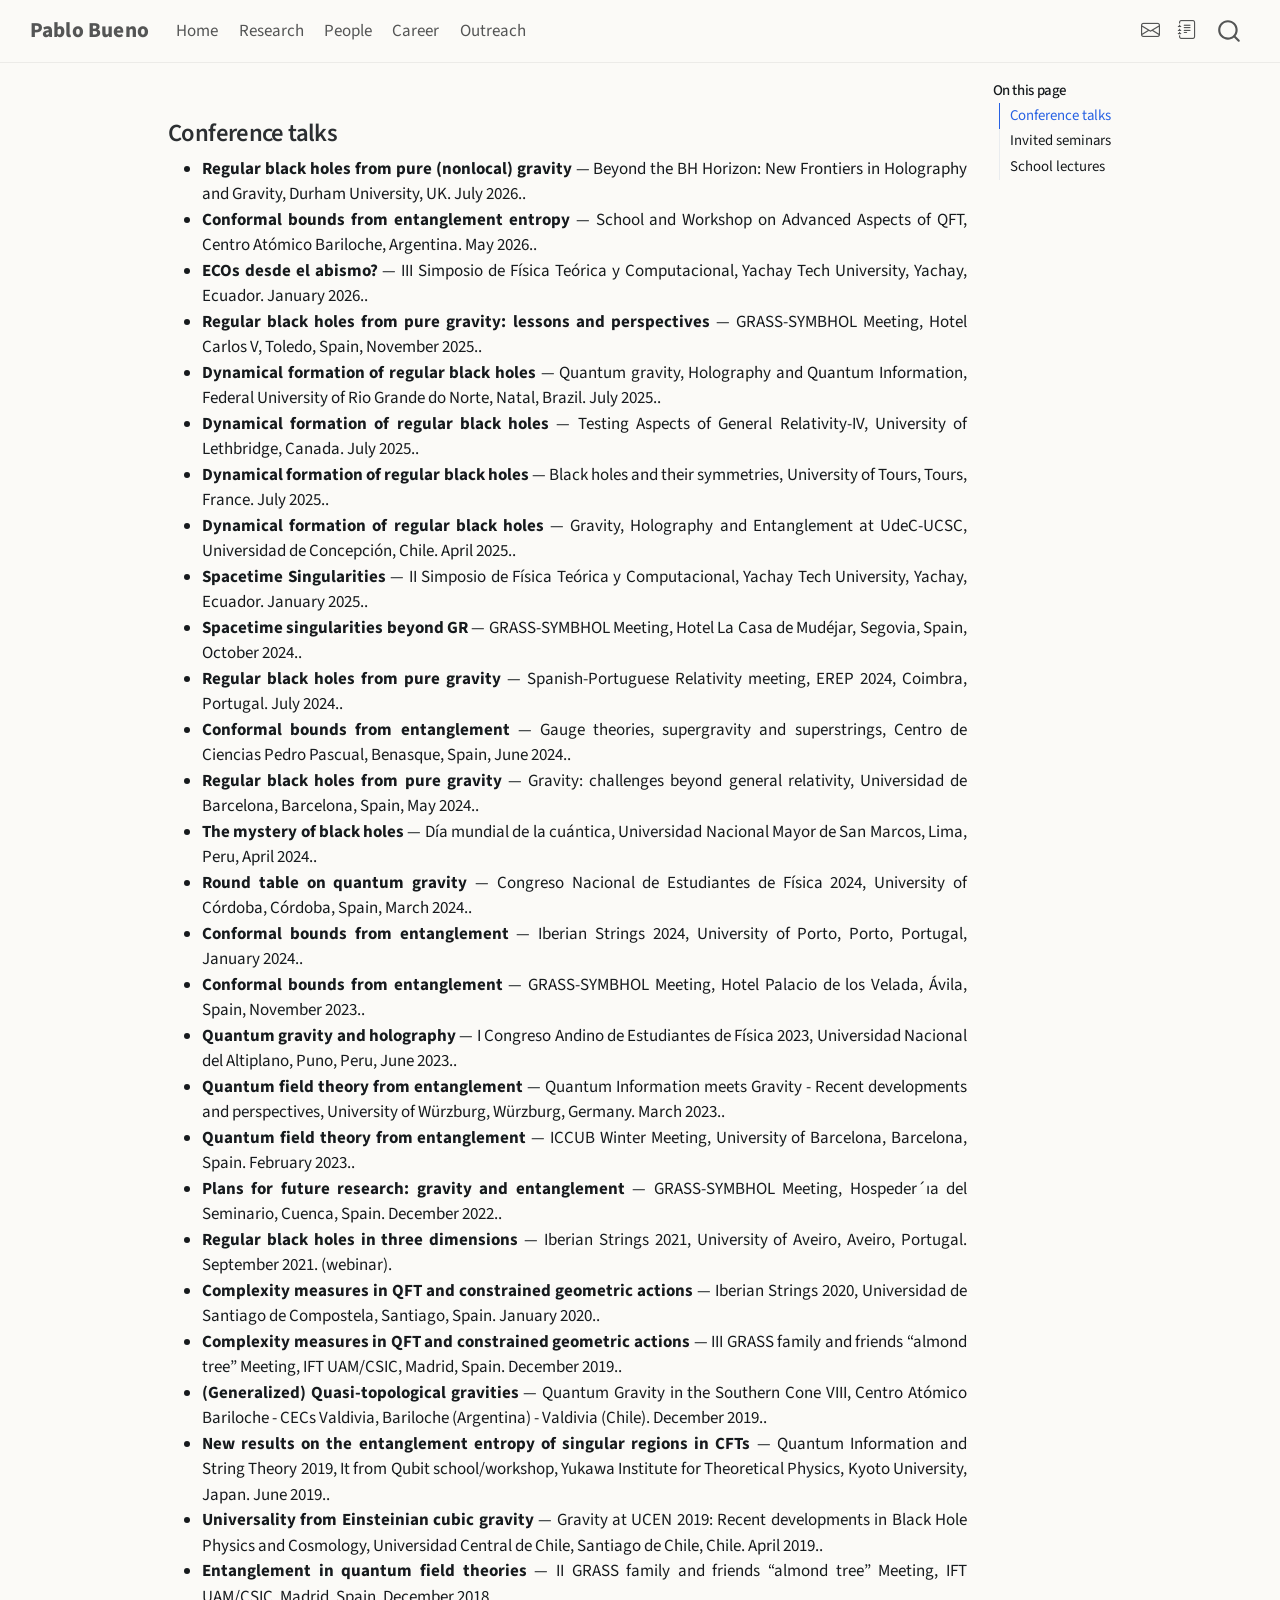
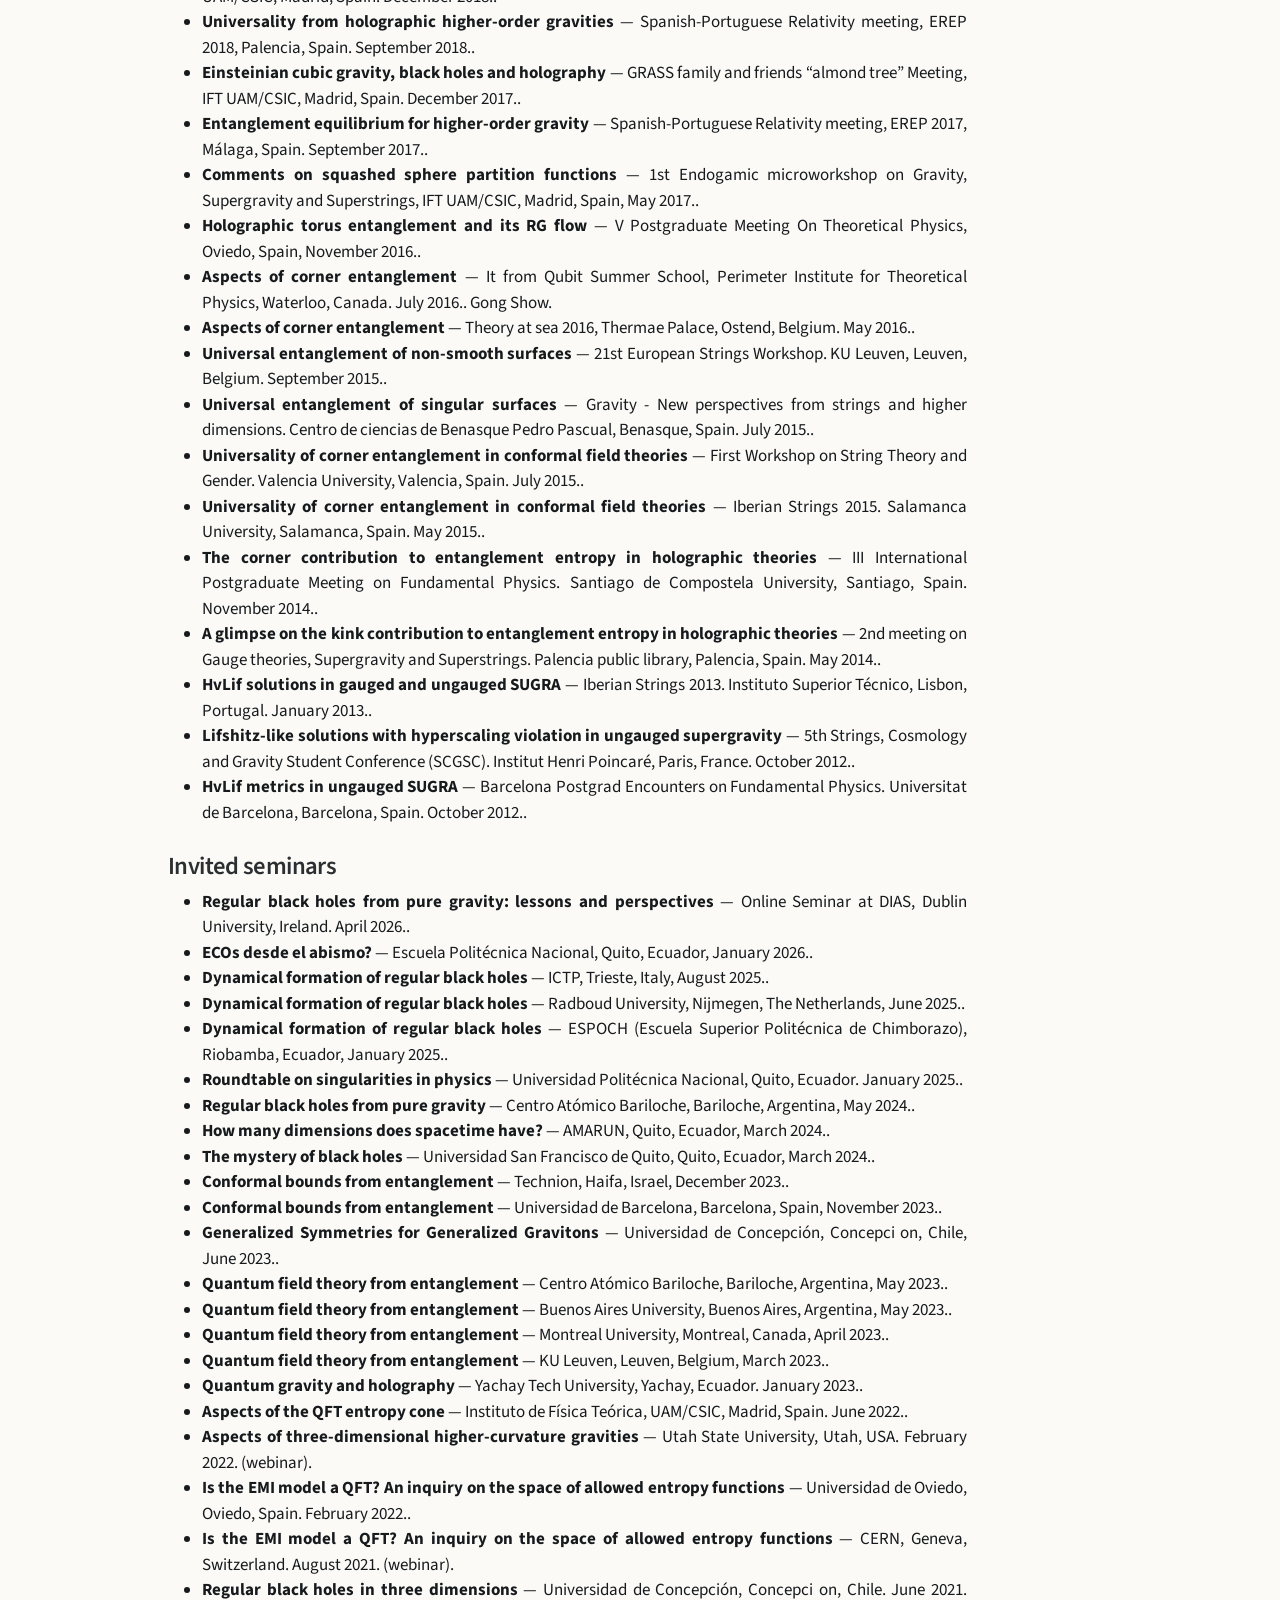
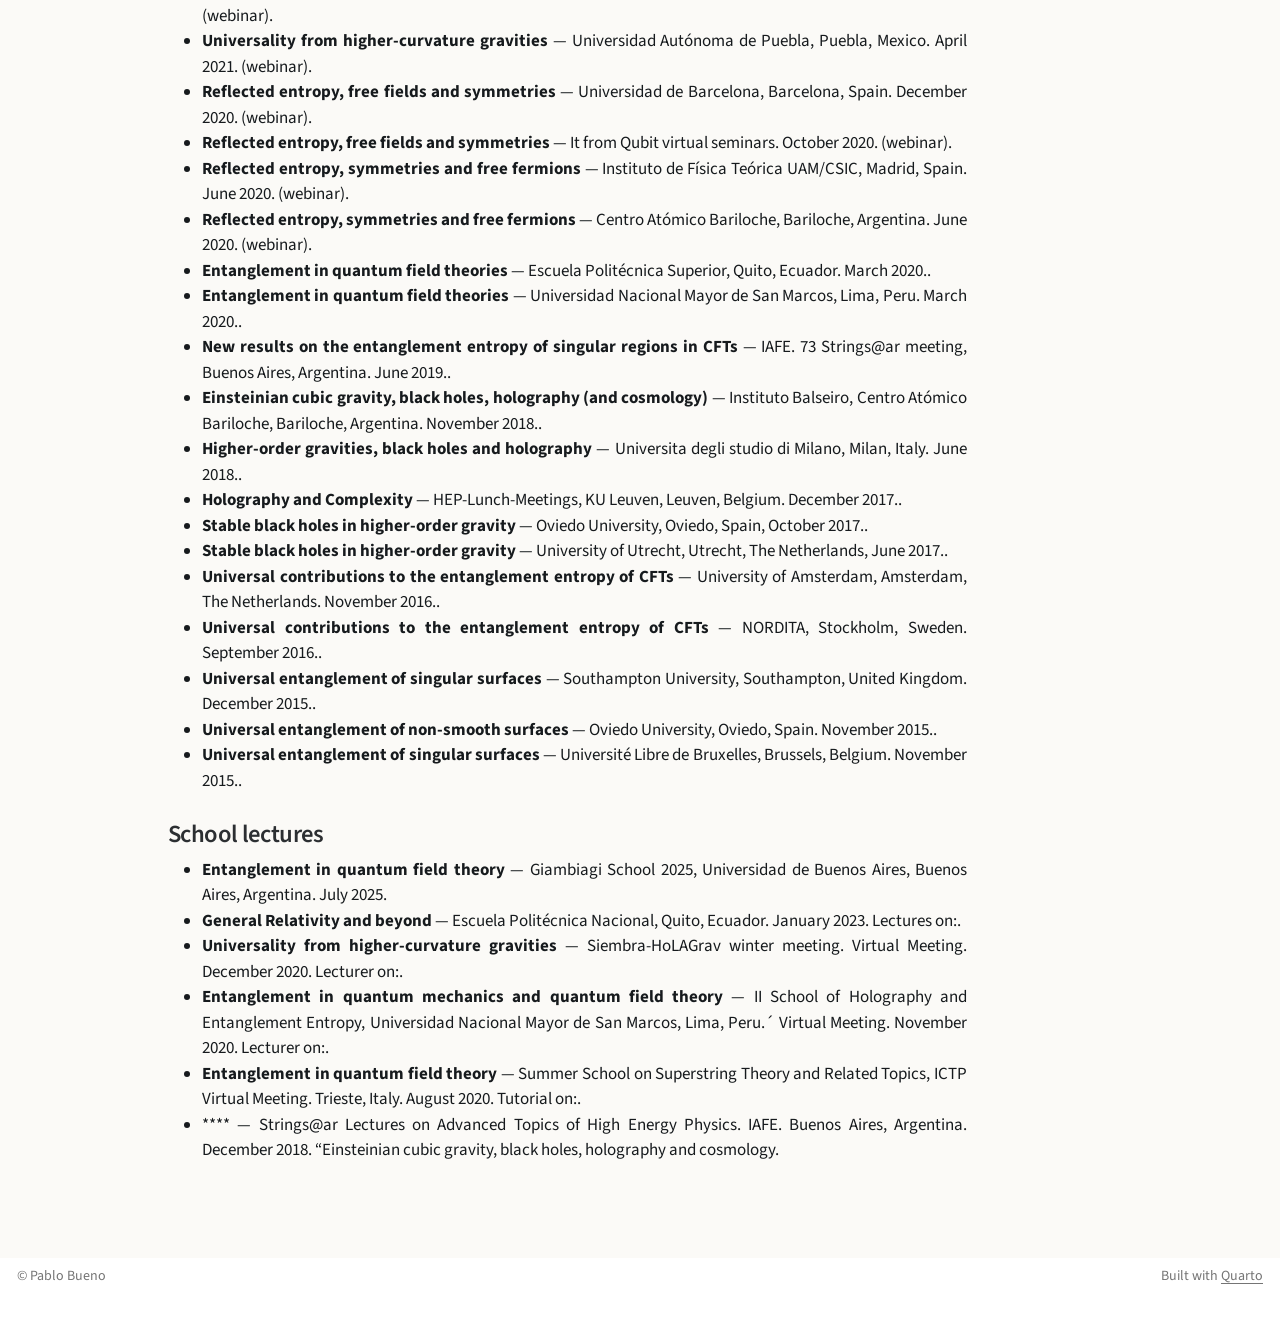
<file: talks.html>
<!DOCTYPE html>
<html xmlns="http://www.w3.org/1999/xhtml" lang="en" xml:lang="en"><head>

<meta charset="utf-8">
<meta name="generator" content="quarto-1.10.18">

<meta name="viewport" content="width=device-width, initial-scale=1.0, user-scalable=yes">


<title>talks – Pablo Bueno</title>
<style>
/* Default styles provided by pandoc.
** See https://pandoc.org/MANUAL.html#variables-for-html for config info.
*/
span.smallcaps{font-variant: small-caps;}
div.columns{display: flex; gap: 1.5em;}
div.column{flex: auto;}
@media screen {
div.columns{gap: min(4vw, 1.5em);}
div.column{overflow-x: auto;}
}
div.hanging-indent{margin-left: 1.5em; text-indent: -1.5em;}
ul.task-list{list-style: none;}
ul.task-list li input[type="checkbox"] {
  width: 0.8em;
  margin: 0 0.8em 0.2em -1em; /* quarto-specific, see https://github.com/quarto-dev/quarto-cli/issues/4556 */ 
  vertical-align: middle;
}
</style>


<script src="site_libs/quarto-nav/quarto-nav.js"></script>
<script src="site_libs/clipboard/clipboard.min.js"></script>
<script src="site_libs/quarto-search/autocomplete.umd.js"></script>
<script src="site_libs/quarto-search/fuse.min.js"></script>
<script src="site_libs/quarto-search/quarto-search.js"></script>
<meta name="quarto:offset" content="./">
<link href="./assets/favicon.svg" rel="icon" type="image/svg+xml">
<script src="site_libs/quarto-html/quarto.js" type="module"></script>
<script src="site_libs/quarto-html/tabsets/tabsets.js" type="module"></script>
<script src="site_libs/quarto-html/popper.min.js"></script>
<script src="site_libs/quarto-html/tippy.umd.min.js"></script>
<script src="site_libs/quarto-html/anchor.min.js"></script>
<link href="site_libs/quarto-html/tippy.css" rel="stylesheet">
<link href="site_libs/quarto-html/quarto-syntax-highlighting-64a204ab8560d761af7679ceaba22944.css" rel="stylesheet" id="quarto-text-highlighting-styles">
<script src="site_libs/bootstrap/bootstrap.min.js"></script>
<link href="site_libs/bootstrap/bootstrap-icons.css" rel="stylesheet">
<link href="site_libs/bootstrap/bootstrap-3e9b1289f5f353c49b617ce48ad2bc38.min.css" rel="stylesheet" append-hash="true" id="quarto-bootstrap" data-mode="light">
<script id="quarto-search-options" type="application/json">{
  "location": "navbar",
  "copy-button": false,
  "collapse-after": 3,
  "panel-placement": "end",
  "type": "overlay",
  "limit": 50,
  "keyboard-shortcut": [
    "f",
    "/",
    "s"
  ],
  "show-item-context": false,
  "language": {
    "search-no-results-text": "No results",
    "search-matching-documents-text": "matching documents",
    "search-copy-link-title": "Copy link to search",
    "search-hide-matches-text": "Hide additional matches",
    "search-more-match-text": "more match in this document",
    "search-more-matches-text": "more matches in this document",
    "search-clear-button-title": "Clear",
    "search-text-placeholder": "",
    "search-detached-cancel-button-title": "Cancel",
    "search-submit-button-title": "Submit",
    "search-label": "Search"
  }
}</script>
<style>html{ scroll-behavior: smooth; }</style>


<link rel="stylesheet" href="styles.css">
</head>

<body class="nav-fixed quarto-light">

<div id="quarto-search-results"></div>
  <header id="quarto-header" class="headroom fixed-top">
    <nav class="navbar navbar-expand-lg " data-bs-theme="dark">
      <div class="navbar-container container-fluid">
      <div class="navbar-brand-container mx-auto">
    <a class="navbar-brand" href="./index.html">
    <span class="navbar-title">Pablo Bueno</span>
    </a>
  </div>
            <div id="quarto-search" class="" title="Search"></div>
          <button class="navbar-toggler" type="button" data-bs-toggle="collapse" data-bs-target="#navbarCollapse" aria-controls="navbarCollapse" role="menu" aria-expanded="false" aria-label="Toggle navigation" onclick="if (window.quartoToggleHeadroom) { window.quartoToggleHeadroom(); }">
  <span class="navbar-toggler-icon"></span>
</button>
          <div class="collapse navbar-collapse" id="navbarCollapse">
            <ul class="navbar-nav navbar-nav-scroll me-auto">
  <li class="nav-item">
    <a class="nav-link" href="./index.html"> 
<span class="menu-text">Home</span></a>
  </li>  
  <li class="nav-item">
    <a class="nav-link" href="./research.html"> 
<span class="menu-text">Research</span></a>
  </li>  
  <li class="nav-item">
    <a class="nav-link" href="./people.html"> 
<span class="menu-text">People</span></a>
  </li>  
  <li class="nav-item">
    <a class="nav-link" href="./career.html"> 
<span class="menu-text">Career</span></a>
  </li>  
  <li class="nav-item">
    <a class="nav-link" href="./outreach.html"> 
<span class="menu-text">Outreach</span></a>
  </li>  
</ul>
            <ul class="navbar-nav navbar-nav-scroll ms-auto">
  <li class="nav-item compact">
    <a class="nav-link" href="mailto:pablobueno@ub.edu"> <i class="bi bi-envelope" role="img" aria-label="Email">
</i> 
<span class="menu-text"></span></a>
  </li>  
  <li class="nav-item compact">
    <a class="nav-link" href="https://inspirehep.net/authors/1198358?ui-citation-summary=true"> <i class="bi bi-journal-text" role="img" aria-label="INSPIRE-HEP">
</i> 
<span class="menu-text"></span></a>
  </li>  
</ul>
          </div> <!-- /navcollapse -->
            <div class="quarto-navbar-tools">
</div>
      </div> <!-- /container-fluid -->
    </nav>
</header>
<!-- content -->
<div id="quarto-content" class="quarto-container page-columns page-rows-contents page-layout-article page-navbar">
<!-- sidebar -->
<!-- margin-sidebar -->
    <div id="quarto-margin-sidebar" class="sidebar margin-sidebar">
        <nav id="TOC" role="doc-toc" class="toc-active">
    <h2 id="toc-title">On this page</h2>
   
  <ul>
  <li><a href="#conference-talks" id="toc-conference-talks" class="nav-link active" data-scroll-target="#conference-talks">Conference talks</a></li>
  <li><a href="#invited-seminars" id="toc-invited-seminars" class="nav-link" data-scroll-target="#invited-seminars">Invited seminars</a></li>
  <li><a href="#school-lectures" id="toc-school-lectures" class="nav-link" data-scroll-target="#school-lectures">School lectures</a></li>
  </ul>
</nav>
    </div>
<!-- main -->
<main class="content" id="quarto-document-content"><header id="title-block-header" class="quarto-title-block"></header>




<section id="conference-talks" class="level3">
<h3 class="anchored" data-anchor-id="conference-talks">Conference talks</h3>
<ul>
<li><strong>Regular black holes from pure (nonlocal) gravity</strong> — Beyond the BH Horizon: New Frontiers in Holography and Gravity, Durham University, UK. July 2026..</li>
<li><strong>Conformal bounds from entanglement entropy</strong> — School and Workshop on Advanced Aspects of QFT, Centro Atómico Bariloche, Argentina. May 2026..</li>
<li><strong>ECOs desde el abismo?</strong> — III Simposio de Física Teórica y Computacional, Yachay Tech University, Yachay, Ecuador. January 2026..</li>
<li><strong>Regular black holes from pure gravity: lessons and perspectives</strong> — GRASS-SYMBHOL Meeting, Hotel Carlos V, Toledo, Spain, November 2025..</li>
<li><strong>Dynamical formation of regular black holes</strong> — Quantum gravity, Holography and Quantum Information, Federal University of Rio Grande do Norte, Natal, Brazil. July 2025..</li>
<li><strong>Dynamical formation of regular black holes</strong> — Testing Aspects of General Relativity-IV, University of Lethbridge, Canada. July 2025..</li>
<li><strong>Dynamical formation of regular black holes</strong> — Black holes and their symmetries, University of Tours, Tours, France. July 2025..</li>
<li><strong>Dynamical formation of regular black holes</strong> — Gravity, Holography and Entanglement at UdeC-UCSC, Universidad de Concepción, Chile. April 2025..</li>
<li><strong>Spacetime Singularities</strong> — II Simposio de Física Teórica y Computacional, Yachay Tech University, Yachay, Ecuador. January 2025..</li>
<li><strong>Spacetime singularities beyond GR</strong> — GRASS-SYMBHOL Meeting, Hotel La Casa de Mudéjar, Segovia, Spain, October 2024..</li>
<li><strong>Regular black holes from pure gravity</strong> — Spanish-Portuguese Relativity meeting, EREP 2024, Coimbra, Portugal. July 2024..</li>
<li><strong>Conformal bounds from entanglement</strong> — Gauge theories, supergravity and superstrings, Centro de Ciencias Pedro Pascual, Benasque, Spain, June 2024..</li>
<li><strong>Regular black holes from pure gravity</strong> — Gravity: challenges beyond general relativity, Universidad de Barcelona, Barcelona, Spain, May 2024..</li>
<li><strong>The mystery of black holes</strong> — Día mundial de la cuántica, Universidad Nacional Mayor de San Marcos, Lima, Peru, April 2024..</li>
<li><strong>Round table on quantum gravity</strong> — Congreso Nacional de Estudiantes de Física 2024, University of Córdoba, Córdoba, Spain, March 2024..</li>
<li><strong>Conformal bounds from entanglement</strong> — Iberian Strings 2024, University of Porto, Porto, Portugal, January 2024..</li>
<li><strong>Conformal bounds from entanglement</strong> — GRASS-SYMBHOL Meeting, Hotel Palacio de los Velada, Ávila, Spain, November 2023..</li>
<li><strong>Quantum gravity and holography</strong> — I Congreso Andino de Estudiantes de Física 2023, Universidad Nacional del Altiplano, Puno, Peru, June 2023..</li>
<li><strong>Quantum field theory from entanglement</strong> — Quantum Information meets Gravity - Recent developments and perspectives, University of Würzburg, Würzburg, Germany. March 2023..</li>
<li><strong>Quantum field theory from entanglement</strong> — ICCUB Winter Meeting, University of Barcelona, Barcelona, Spain. February 2023..</li>
<li><strong>Plans for future research: gravity and entanglement</strong> — GRASS-SYMBHOL Meeting, Hospeder´ıa del Seminario, Cuenca, Spain. December 2022..</li>
<li><strong>Regular black holes in three dimensions</strong> — Iberian Strings 2021, University of Aveiro, Aveiro, Portugal. September 2021. (webinar).</li>
<li><strong>Complexity measures in QFT and constrained geometric actions</strong> — Iberian Strings 2020, Universidad de Santiago de Compostela, Santiago, Spain. January 2020..</li>
<li><strong>Complexity measures in QFT and constrained geometric actions</strong> — III GRASS family and friends “almond tree” Meeting, IFT UAM/CSIC, Madrid, Spain. December 2019..</li>
<li><strong>(Generalized) Quasi-topological gravities</strong> — Quantum Gravity in the Southern Cone VIII, Centro Atómico Bariloche - CECs Valdivia, Bariloche (Argentina) - Valdivia (Chile). December 2019..</li>
<li><strong>New results on the entanglement entropy of singular regions in CFTs</strong> — Quantum Information and String Theory 2019, It from Qubit school/workshop, Yukawa Institute for Theoretical Physics, Kyoto University, Japan. June 2019..</li>
<li><strong>Universality from Einsteinian cubic gravity</strong> — Gravity at UCEN 2019: Recent developments in Black Hole Physics and Cosmology, Universidad Central de Chile, Santiago de Chile, Chile. April 2019..</li>
<li><strong>Entanglement in quantum field theories</strong> — II GRASS family and friends “almond tree” Meeting, IFT UAM/CSIC, Madrid, Spain. December 2018..</li>
<li><strong>Universality from holographic higher-order gravities</strong> — Spanish-Portuguese Relativity meeting, EREP 2018, Palencia, Spain. September 2018..</li>
<li><strong>Einsteinian cubic gravity, black holes and holography</strong> — GRASS family and friends “almond tree” Meeting, IFT UAM/CSIC, Madrid, Spain. December 2017..</li>
<li><strong>Entanglement equilibrium for higher-order gravity</strong> — Spanish-Portuguese Relativity meeting, EREP 2017, Málaga, Spain. September 2017..</li>
<li><strong>Comments on squashed sphere partition functions</strong> — 1st Endogamic microworkshop on Gravity, Supergravity and Superstrings, IFT UAM/CSIC, Madrid, Spain, May 2017..</li>
<li><strong>Holographic torus entanglement and its RG flow</strong> — V Postgraduate Meeting On Theoretical Physics, Oviedo, Spain, November 2016..</li>
<li><strong>Aspects of corner entanglement</strong> — It from Qubit Summer School, Perimeter Institute for Theoretical Physics, Waterloo, Canada. July 2016.. Gong Show.</li>
<li><strong>Aspects of corner entanglement</strong> — Theory at sea 2016, Thermae Palace, Ostend, Belgium. May 2016..</li>
<li><strong>Universal entanglement of non-smooth surfaces</strong> — 21st European Strings Workshop. KU Leuven, Leuven, Belgium. September 2015..</li>
<li><strong>Universal entanglement of singular surfaces</strong> — Gravity - New perspectives from strings and higher dimensions. Centro de ciencias de Benasque Pedro Pascual, Benasque, Spain. July 2015..</li>
<li><strong>Universality of corner entanglement in conformal field theories</strong> — First Workshop on String Theory and Gender. Valencia University, Valencia, Spain. July 2015..</li>
<li><strong>Universality of corner entanglement in conformal field theories</strong> — Iberian Strings 2015. Salamanca University, Salamanca, Spain. May 2015..</li>
<li><strong>The corner contribution to entanglement entropy in holographic theories</strong> — III International Postgraduate Meeting on Fundamental Physics. Santiago de Compostela University, Santiago, Spain. November 2014..</li>
<li><strong>A glimpse on the kink contribution to entanglement entropy in holographic theories</strong> — 2nd meeting on Gauge theories, Supergravity and Superstrings. Palencia public library, Palencia, Spain. May 2014..</li>
<li><strong>HvLif solutions in gauged and ungauged SUGRA</strong> — Iberian Strings 2013. Instituto Superior Técnico, Lisbon, Portugal. January 2013..</li>
<li><strong>Lifshitz-like solutions with hyperscaling violation in ungauged supergravity</strong> — 5th Strings, Cosmology and Gravity Student Conference (SCGSC). Institut Henri Poincaré, Paris, France. October 2012..</li>
<li><strong>HvLif metrics in ungauged SUGRA</strong> — Barcelona Postgrad Encounters on Fundamental Physics. Universitat de Barcelona, Barcelona, Spain. October 2012..</li>
</ul>
</section>
<section id="invited-seminars" class="level3">
<h3 class="anchored" data-anchor-id="invited-seminars">Invited seminars</h3>
<ul>
<li><strong>Regular black holes from pure gravity: lessons and perspectives</strong> — Online Seminar at DIAS, Dublin University, Ireland. April 2026..</li>
<li><strong>ECOs desde el abismo?</strong> — Escuela Politécnica Nacional, Quito, Ecuador, January 2026..</li>
<li><strong>Dynamical formation of regular black holes</strong> — ICTP, Trieste, Italy, August 2025..</li>
<li><strong>Dynamical formation of regular black holes</strong> — Radboud University, Nijmegen, The Netherlands, June 2025..</li>
<li><strong>Dynamical formation of regular black holes</strong> — ESPOCH (Escuela Superior Politécnica de Chimborazo), Riobamba, Ecuador, January 2025..</li>
<li><strong>Roundtable on singularities in physics</strong> — Universidad Politécnica Nacional, Quito, Ecuador. January 2025..</li>
<li><strong>Regular black holes from pure gravity</strong> — Centro Atómico Bariloche, Bariloche, Argentina, May 2024..</li>
<li><strong>How many dimensions does spacetime have?</strong> — AMARUN, Quito, Ecuador, March 2024..</li>
<li><strong>The mystery of black holes</strong> — Universidad San Francisco de Quito, Quito, Ecuador, March 2024..</li>
<li><strong>Conformal bounds from entanglement</strong> — Technion, Haifa, Israel, December 2023..</li>
<li><strong>Conformal bounds from entanglement</strong> — Universidad de Barcelona, Barcelona, Spain, November 2023..</li>
<li><strong>Generalized Symmetries for Generalized Gravitons</strong> — Universidad de Concepción, Concepci on, Chile, June 2023..</li>
<li><strong>Quantum field theory from entanglement</strong> — Centro Atómico Bariloche, Bariloche, Argentina, May 2023..</li>
<li><strong>Quantum field theory from entanglement</strong> — Buenos Aires University, Buenos Aires, Argentina, May 2023..</li>
<li><strong>Quantum field theory from entanglement</strong> — Montreal University, Montreal, Canada, April 2023..</li>
<li><strong>Quantum field theory from entanglement</strong> — KU Leuven, Leuven, Belgium, March 2023..</li>
<li><strong>Quantum gravity and holography</strong> — Yachay Tech University, Yachay, Ecuador. January 2023..</li>
<li><strong>Aspects of the QFT entropy cone</strong> — Instituto de Física Teórica, UAM/CSIC, Madrid, Spain. June 2022..</li>
<li><strong>Aspects of three-dimensional higher-curvature gravities</strong> — Utah State University, Utah, USA. February 2022. (webinar).</li>
<li><strong>Is the EMI model a QFT? An inquiry on the space of allowed entropy functions</strong> — Universidad de Oviedo, Oviedo, Spain. February 2022..</li>
<li><strong>Is the EMI model a QFT? An inquiry on the space of allowed entropy functions</strong> — CERN, Geneva, Switzerland. August 2021. (webinar).</li>
<li><strong>Regular black holes in three dimensions</strong> — Universidad de Concepción, Concepci on, Chile. June 2021. (webinar).</li>
<li><strong>Universality from higher-curvature gravities</strong> — Universidad Autónoma de Puebla, Puebla, Mexico. April 2021. (webinar).</li>
<li><strong>Reflected entropy, free fields and symmetries</strong> — Universidad de Barcelona, Barcelona, Spain. December 2020. (webinar).</li>
<li><strong>Reflected entropy, free fields and symmetries</strong> — It from Qubit virtual seminars. October 2020. (webinar).</li>
<li><strong>Reflected entropy, symmetries and free fermions</strong> — Instituto de Física Teórica UAM/CSIC, Madrid, Spain. June 2020. (webinar).</li>
<li><strong>Reflected entropy, symmetries and free fermions</strong> — Centro Atómico Bariloche, Bariloche, Argentina. June 2020. (webinar).</li>
<li><strong>Entanglement in quantum field theories</strong> — Escuela Politécnica Superior, Quito, Ecuador. March 2020..</li>
<li><strong>Entanglement in quantum field theories</strong> — Universidad Nacional Mayor de San Marcos, Lima, Peru. March 2020..</li>
<li><strong>New results on the entanglement entropy of singular regions in CFTs</strong> — IAFE. 73 Strings@ar meeting, Buenos Aires, Argentina. June 2019..</li>
<li><strong>Einsteinian cubic gravity, black holes, holography (and cosmology)</strong> — Instituto Balseiro, Centro Atómico Bariloche, Bariloche, Argentina. November 2018..</li>
<li><strong>Higher-order gravities, black holes and holography</strong> — Universita degli studio di Milano, Milan, Italy. June 2018..</li>
<li><strong>Holography and Complexity</strong> — HEP-Lunch-Meetings, KU Leuven, Leuven, Belgium. December 2017..</li>
<li><strong>Stable black holes in higher-order gravity</strong> — Oviedo University, Oviedo, Spain, October 2017..</li>
<li><strong>Stable black holes in higher-order gravity</strong> — University of Utrecht, Utrecht, The Netherlands, June 2017..</li>
<li><strong>Universal contributions to the entanglement entropy of CFTs</strong> — University of Amsterdam, Amsterdam, The Netherlands. November 2016..</li>
<li><strong>Universal contributions to the entanglement entropy of CFTs</strong> — NORDITA, Stockholm, Sweden. September 2016..</li>
<li><strong>Universal entanglement of singular surfaces</strong> — Southampton University, Southampton, United Kingdom. December 2015..</li>
<li><strong>Universal entanglement of non-smooth surfaces</strong> — Oviedo University, Oviedo, Spain. November 2015..</li>
<li><strong>Universal entanglement of singular surfaces</strong> — Université Libre de Bruxelles, Brussels, Belgium. November 2015..</li>
</ul>
</section>
<section id="school-lectures" class="level3">
<h3 class="anchored" data-anchor-id="school-lectures">School lectures</h3>
<ul>
<li><strong>Entanglement in quantum field theory</strong> — Giambiagi School 2025, Universidad de Buenos Aires, Buenos Aires, Argentina. July 2025.</li>
<li><strong>General Relativity and beyond</strong> — Escuela Politécnica Nacional, Quito, Ecuador. January 2023. Lectures on:.</li>
<li><strong>Universality from higher-curvature gravities</strong> — Siembra-HoLAGrav winter meeting. Virtual Meeting. December 2020. Lecturer on:.</li>
<li><strong>Entanglement in quantum mechanics and quantum field theory</strong> — II School of Holography and Entanglement Entropy, Universidad Nacional Mayor de San Marcos, Lima, Peru.´ Virtual Meeting. November 2020. Lecturer on:.</li>
<li><strong>Entanglement in quantum field theory</strong> — Summer School on Superstring Theory and Related Topics, ICTP Virtual Meeting. Trieste, Italy. August 2020. Tutorial on:.</li>
<li>**** — Strings@ar Lectures on Advanced Topics of High Energy Physics. IAFE. Buenos Aires, Argentina. December 2018. “Einsteinian cubic gravity, black holes, holography and cosmology.</li>
</ul>


</section>

</main> <!-- /main -->
<script id="quarto-html-after-body" type="application/javascript">
  window.document.addEventListener("DOMContentLoaded", function (event) {
    const icon = "";
    const anchorJS = new window.AnchorJS();
    anchorJS.options = {
      placement: 'right',
      icon: icon
    };
    anchorJS.add('.anchored');
    const isCodeAnnotation = (el) => {
      for (const clz of el.classList) {
        if (clz.startsWith('code-annotation-')) {                     
          return true;
        }
      }
      return false;
    }
    const onCopySuccess = function(e) {
      // button target
      const button = e.trigger;
      // don't keep focus
      button.blur();
      // flash "checked"
      button.classList.add('code-copy-button-checked');
      var currentTitle = button.getAttribute("title");
      button.setAttribute("title", "Copied!");
      let tooltip;
      if (window.bootstrap) {
        button.setAttribute("data-bs-toggle", "tooltip");
        button.setAttribute("data-bs-placement", "left");
        button.setAttribute("data-bs-title", "Copied!");
        tooltip = new bootstrap.Tooltip(button, 
          { trigger: "manual", 
            customClass: "code-copy-button-tooltip",
            offset: [0, -8]});
        tooltip.show();    
      }
      setTimeout(function() {
        if (tooltip) {
          tooltip.hide();
          button.removeAttribute("data-bs-title");
          button.removeAttribute("data-bs-toggle");
          button.removeAttribute("data-bs-placement");
        }
        button.setAttribute("title", currentTitle);
        button.classList.remove('code-copy-button-checked');
      }, 1000);
      // clear code selection
      e.clearSelection();
    }
    const getTextToCopy = function(trigger) {
      const outerScaffold = trigger.parentElement.cloneNode(true);
      const codeEl = outerScaffold.querySelector('code');
      for (const childEl of codeEl.children) {
        if (isCodeAnnotation(childEl)) {
          childEl.remove();
        }
      }
      return codeEl.innerText;
    }
    const clipboard = new window.ClipboardJS('.code-copy-button:not([data-in-quarto-modal])', {
      text: getTextToCopy
    });
    clipboard.on('success', onCopySuccess);
    if (window.document.getElementById('quarto-embedded-source-code-modal')) {
      const clipboardModal = new window.ClipboardJS('.code-copy-button[data-in-quarto-modal]', {
        text: getTextToCopy,
        container: window.document.getElementById('quarto-embedded-source-code-modal')
      });
      clipboardModal.on('success', onCopySuccess);
    }
      var localhostRegex = new RegExp(/^(?:http|https):\/\/localhost\:?[0-9]*\//);
      var mailtoRegex = new RegExp(/^mailto:/);
        var filterRegex = new RegExp("https:\/\/DrBueno88\.github\.io");
      var isInternal = (href) => {
          return filterRegex.test(href) || localhostRegex.test(href) || mailtoRegex.test(href);
      }
      // Inspect non-navigation links and adorn them if external
     var links = window.document.querySelectorAll('a[href]:not(.nav-link):not(.navbar-brand):not(.toc-action):not(.sidebar-link):not(.sidebar-item-toggle):not(.pagination-link):not(.no-external):not([aria-hidden]):not(.dropdown-item):not(.quarto-navigation-tool):not(.about-link)');
      for (var i=0; i<links.length; i++) {
        const link = links[i];
        if (!isInternal(link.href)) {
          // undo the damage that might have been done by quarto-nav.js in the case of
          // links that we want to consider external
          if (link.dataset.originalHref !== undefined) {
            link.href = link.dataset.originalHref;
          }
            // target, if specified
            link.setAttribute("target", "_blank");
            if (link.getAttribute("rel") === null) {
              link.setAttribute("rel", "noopener");
            }
        }
      }
    function tippyHover(el, contentFn, onTriggerFn, onUntriggerFn) {
      const config = {
        allowHTML: true,
        maxWidth: 500,
        delay: 100,
        arrow: false,
        appendTo: function(el) {
            return el.parentElement;
        },
        interactive: true,
        interactiveBorder: 10,
        theme: 'quarto',
        placement: 'bottom-start',
      };
      if (contentFn) {
        config.content = contentFn;
      }
      if (onTriggerFn) {
        config.onTrigger = onTriggerFn;
      }
      if (onUntriggerFn) {
        config.onUntrigger = onUntriggerFn;
      }
      window.tippy(el, config); 
    }
    const noterefs = window.document.querySelectorAll('a[role="doc-noteref"]');
    for (var i=0; i<noterefs.length; i++) {
      const ref = noterefs[i];
      tippyHover(ref, function() {
        // use id or data attribute instead here
        let href = ref.getAttribute('data-footnote-href') || ref.getAttribute('href');
        try { href = new URL(href).hash; } catch {}
        const id = href.replace(/^#\/?/, "");
        const note = window.document.getElementById(id);
        if (note) {
          return note.innerHTML;
        } else {
          return "";
        }
      });
    }
    const xrefs = window.document.querySelectorAll('a.quarto-xref');
    const processXRef = (id, note) => {
      // Strip column container classes
      const stripColumnClz = (el) => {
        el.classList.remove("page-full", "page-columns");
        if (el.children) {
          for (const child of el.children) {
            stripColumnClz(child);
          }
        }
      }
      stripColumnClz(note)
      if (id === null || id.startsWith('sec-')) {
        // Special case sections, only their first couple elements
        const container = document.createElement("div");
        if (note.children && note.children.length > 2) {
          container.appendChild(note.children[0].cloneNode(true));
          for (let i = 1; i < note.children.length; i++) {
            const child = note.children[i];
            if (child.tagName === "P" && child.innerText === "") {
              continue;
            } else {
              container.appendChild(child.cloneNode(true));
              break;
            }
          }
          if (window.Quarto?.typesetMath) {
            window.Quarto.typesetMath(container);
          }
          return container.innerHTML
        } else {
          if (window.Quarto?.typesetMath) {
            window.Quarto.typesetMath(note);
          }
          return note.innerHTML;
        }
      } else {
        // Remove any anchor links if they are present
        const anchorLink = note.querySelector('a.anchorjs-link');
        if (anchorLink) {
          anchorLink.remove();
        }
        if (window.Quarto?.typesetMath) {
          window.Quarto.typesetMath(note);
        }
        if (note.classList.contains("callout")) {
          return note.outerHTML;
        } else {
          return note.innerHTML;
        }
      }
    }
    for (var i=0; i<xrefs.length; i++) {
      const xref = xrefs[i];
      tippyHover(xref, undefined, function(instance) {
        instance.disable();
        let url = xref.getAttribute('href');
        let hash = undefined; 
        if (url.startsWith('#')) {
          hash = url;
        } else {
          try { hash = new URL(url).hash; } catch {}
        }
        if (hash) {
          const id = hash.replace(/^#\/?/, "");
          const note = window.document.getElementById(id);
          if (note !== null) {
            try {
              const html = processXRef(id, note.cloneNode(true));
              instance.setContent(html);
            } finally {
              instance.enable();
              instance.show();
            }
          } else {
            // See if we can fetch this
            fetch(url.split('#')[0])
            .then(res => res.text())
            .then(html => {
              const parser = new DOMParser();
              const htmlDoc = parser.parseFromString(html, "text/html");
              const note = htmlDoc.getElementById(id);
              if (note !== null) {
                const html = processXRef(id, note);
                instance.setContent(html);
              } 
            }).finally(() => {
              instance.enable();
              instance.show();
            });
          }
        } else {
          // See if we can fetch a full url (with no hash to target)
          // This is a special case and we should probably do some content thinning / targeting
          fetch(url)
          .then(res => res.text())
          .then(html => {
            const parser = new DOMParser();
            const htmlDoc = parser.parseFromString(html, "text/html");
            const note = htmlDoc.querySelector('main.content');
            if (note !== null) {
              // This should only happen for chapter cross references
              // (since there is no id in the URL)
              // remove the first header
              if (note.children.length > 0 && note.children[0].tagName === "HEADER") {
                note.children[0].remove();
              }
              const html = processXRef(null, note);
              instance.setContent(html);
            } 
          }).finally(() => {
            instance.enable();
            instance.show();
          });
        }
      }, function(instance) {
      });
    }
        let selectedAnnoteEl;
        const selectorForAnnotation = ( cell, annotation) => {
          let cellAttr = 'data-code-cell="' + cell + '"';
          let lineAttr = 'data-code-annotation="' +  annotation + '"';
          const selector = 'span[' + cellAttr + '][' + lineAttr + ']';
          return selector;
        }
        const selectCodeLines = (annoteEl) => {
          const doc = window.document;
          const targetCell = annoteEl.getAttribute("data-target-cell");
          const targetAnnotation = annoteEl.getAttribute("data-target-annotation");
          const annoteSpan = window.document.querySelector(selectorForAnnotation(targetCell, targetAnnotation));
          const lines = annoteSpan.getAttribute("data-code-lines").split(",");
          const lineIds = lines.map((line) => {
            return targetCell + "-" + line;
          })
          let top = null;
          let height = null;
          let parent = null;
          if (lineIds.length > 0) {
              //compute the position of the single el (top and bottom and make a div)
              const el = window.document.getElementById(lineIds[0]);
              top = el.offsetTop;
              height = el.offsetHeight;
              parent = el.parentElement.parentElement;
            if (lineIds.length > 1) {
              const lastEl = window.document.getElementById(lineIds[lineIds.length - 1]);
              const bottom = lastEl.offsetTop + lastEl.offsetHeight;
              height = bottom - top;
            }
            if (top !== null && height !== null && parent !== null) {
              // cook up a div (if necessary) and position it 
              let div = window.document.getElementById("code-annotation-line-highlight");
              if (div === null) {
                div = window.document.createElement("div");
                div.setAttribute("id", "code-annotation-line-highlight");
                div.style.position = 'absolute';
                parent.appendChild(div);
              }
              div.style.top = top - 2 + "px";
              div.style.height = height + 4 + "px";
              div.style.left = 0;
              let gutterDiv = window.document.getElementById("code-annotation-line-highlight-gutter");
              if (gutterDiv === null) {
                gutterDiv = window.document.createElement("div");
                gutterDiv.setAttribute("id", "code-annotation-line-highlight-gutter");
                gutterDiv.style.position = 'absolute';
                const codeCell = window.document.getElementById(targetCell);
                const gutter = codeCell.querySelector('.code-annotation-gutter');
                gutter.appendChild(gutterDiv);
              }
              gutterDiv.style.top = top - 2 + "px";
              gutterDiv.style.height = height + 4 + "px";
            }
            selectedAnnoteEl = annoteEl;
          }
        };
        const unselectCodeLines = () => {
          const elementsIds = ["code-annotation-line-highlight", "code-annotation-line-highlight-gutter"];
          elementsIds.forEach((elId) => {
            const div = window.document.getElementById(elId);
            if (div) {
              div.remove();
            }
          });
          selectedAnnoteEl = undefined;
        };
          // Handle positioning of the toggle
      window.addEventListener(
        "resize",
        throttle(() => {
          elRect = undefined;
          if (selectedAnnoteEl) {
            selectCodeLines(selectedAnnoteEl);
          }
        }, 10)
      );
      function throttle(fn, ms) {
      let throttle = false;
      let timer;
        return (...args) => {
          if(!throttle) { // first call gets through
              fn.apply(this, args);
              throttle = true;
          } else { // all the others get throttled
              if(timer) clearTimeout(timer); // cancel #2
              timer = setTimeout(() => {
                fn.apply(this, args);
                timer = throttle = false;
              }, ms);
          }
        };
      }
        // Attach click handler to the DT
        const annoteDls = window.document.querySelectorAll('dt[data-target-cell]');
        for (const annoteDlNode of annoteDls) {
          annoteDlNode.addEventListener('click', (event) => {
            const clickedEl = event.target;
            if (clickedEl !== selectedAnnoteEl) {
              unselectCodeLines();
              const activeEl = window.document.querySelector('dt[data-target-cell].code-annotation-active');
              if (activeEl) {
                activeEl.classList.remove('code-annotation-active');
              }
              selectCodeLines(clickedEl);
              clickedEl.classList.add('code-annotation-active');
            } else {
              // Unselect the line
              unselectCodeLines();
              clickedEl.classList.remove('code-annotation-active');
            }
          });
        }
    const findCites = (el) => {
      const parentEl = el.parentElement;
      if (parentEl) {
        const cites = parentEl.dataset.cites;
        if (cites) {
          return {
            el,
            cites: cites.split(' ')
          };
        } else {
          return findCites(el.parentElement)
        }
      } else {
        return undefined;
      }
    };
    var bibliorefs = window.document.querySelectorAll('a[role="doc-biblioref"]');
    for (var i=0; i<bibliorefs.length; i++) {
      const ref = bibliorefs[i];
      const citeInfo = findCites(ref);
      if (citeInfo) {
        tippyHover(citeInfo.el, function() {
          var popup = window.document.createElement('div');
          citeInfo.cites.forEach(function(cite) {
            var citeDiv = window.document.createElement('div');
            citeDiv.classList.add('hanging-indent');
            citeDiv.classList.add('csl-entry');
            var biblioDiv = window.document.getElementById('ref-' + cite);
            if (biblioDiv) {
              citeDiv.innerHTML = biblioDiv.innerHTML;
            }
            popup.appendChild(citeDiv);
          });
          return popup.innerHTML;
        });
      }
    }
  });
  </script>
</div> <!-- /content -->
<footer class="footer">
  <div class="nav-footer">
    <div class="nav-footer-left">
<p>© Pablo Bueno</p>
</div>   
    <div class="nav-footer-center">
      &nbsp;
    </div>
    <div class="nav-footer-right">
<p>Built with <a href="https://quarto.org/">Quarto</a></p>
</div>
  </div>
</footer>




<script src="site_libs/quarto-html/zenscroll-min.js"></script>
</body></html>
</file>
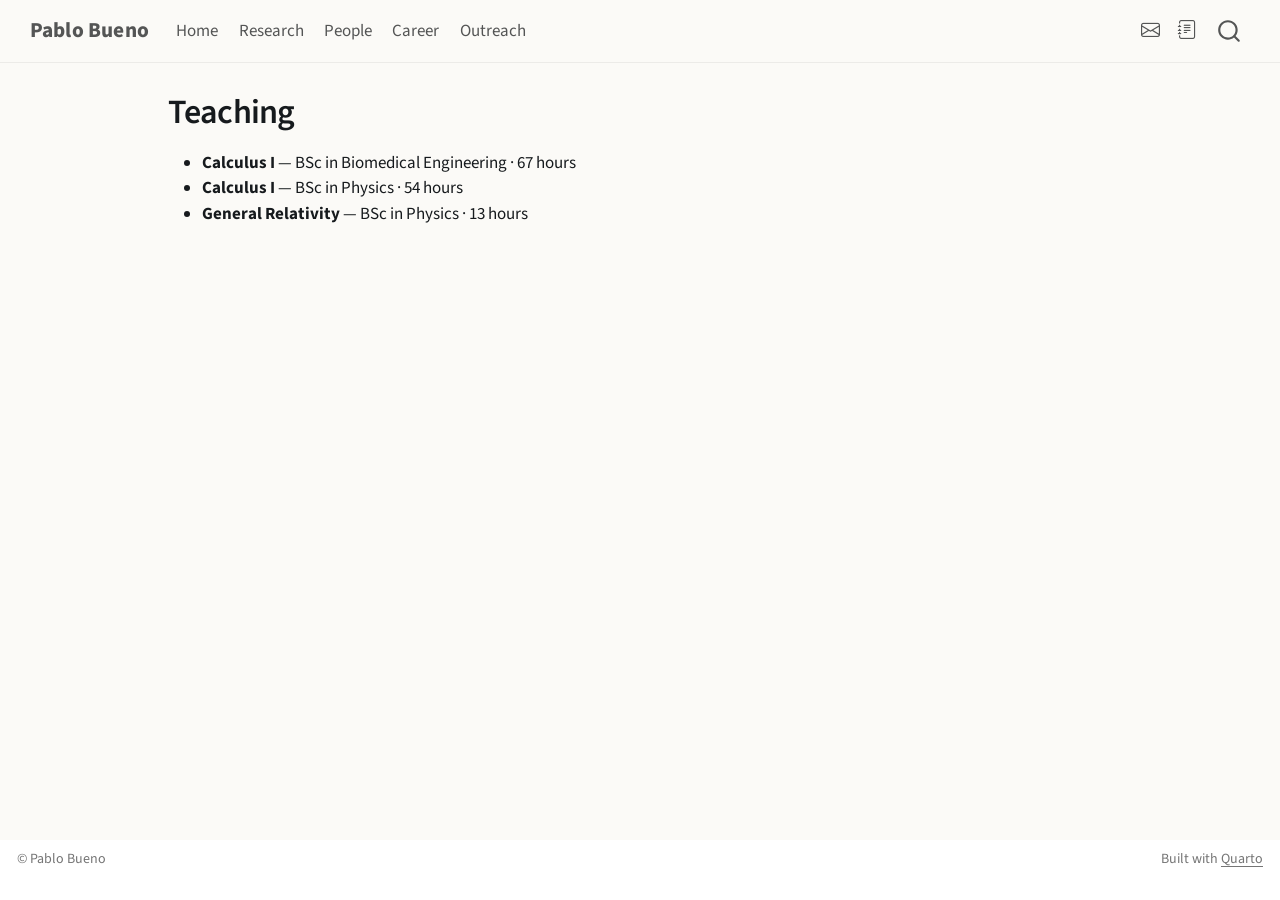
<file: teaching.html>
<!DOCTYPE html>
<html xmlns="http://www.w3.org/1999/xhtml" lang="en" xml:lang="en"><head>

<meta charset="utf-8">
<meta name="generator" content="quarto-1.10.18">

<meta name="viewport" content="width=device-width, initial-scale=1.0, user-scalable=yes">


<title>Teaching – Pablo Bueno</title>
<style>
/* Default styles provided by pandoc.
** See https://pandoc.org/MANUAL.html#variables-for-html for config info.
*/
span.smallcaps{font-variant: small-caps;}
div.columns{display: flex; gap: 1.5em;}
div.column{flex: auto;}
@media screen {
div.columns{gap: min(4vw, 1.5em);}
div.column{overflow-x: auto;}
}
div.hanging-indent{margin-left: 1.5em; text-indent: -1.5em;}
ul.task-list{list-style: none;}
ul.task-list li input[type="checkbox"] {
  width: 0.8em;
  margin: 0 0.8em 0.2em -1em; /* quarto-specific, see https://github.com/quarto-dev/quarto-cli/issues/4556 */ 
  vertical-align: middle;
}
</style>


<script src="site_libs/quarto-nav/quarto-nav.js"></script>
<script src="site_libs/clipboard/clipboard.min.js"></script>
<script src="site_libs/quarto-search/autocomplete.umd.js"></script>
<script src="site_libs/quarto-search/fuse.min.js"></script>
<script src="site_libs/quarto-search/quarto-search.js"></script>
<meta name="quarto:offset" content="./">
<link href="./assets/favicon.svg" rel="icon" type="image/svg+xml">
<script src="site_libs/quarto-html/quarto.js" type="module"></script>
<script src="site_libs/quarto-html/tabsets/tabsets.js" type="module"></script>
<script src="site_libs/quarto-html/popper.min.js"></script>
<script src="site_libs/quarto-html/tippy.umd.min.js"></script>
<script src="site_libs/quarto-html/anchor.min.js"></script>
<link href="site_libs/quarto-html/tippy.css" rel="stylesheet">
<link href="site_libs/quarto-html/quarto-syntax-highlighting-64a204ab8560d761af7679ceaba22944.css" rel="stylesheet" id="quarto-text-highlighting-styles">
<script src="site_libs/bootstrap/bootstrap.min.js"></script>
<link href="site_libs/bootstrap/bootstrap-icons.css" rel="stylesheet">
<link href="site_libs/bootstrap/bootstrap-3e9b1289f5f353c49b617ce48ad2bc38.min.css" rel="stylesheet" append-hash="true" id="quarto-bootstrap" data-mode="light">
<script id="quarto-search-options" type="application/json">{
  "location": "navbar",
  "copy-button": false,
  "collapse-after": 3,
  "panel-placement": "end",
  "type": "overlay",
  "limit": 50,
  "keyboard-shortcut": [
    "f",
    "/",
    "s"
  ],
  "show-item-context": false,
  "language": {
    "search-no-results-text": "No results",
    "search-matching-documents-text": "matching documents",
    "search-copy-link-title": "Copy link to search",
    "search-hide-matches-text": "Hide additional matches",
    "search-more-match-text": "more match in this document",
    "search-more-matches-text": "more matches in this document",
    "search-clear-button-title": "Clear",
    "search-text-placeholder": "",
    "search-detached-cancel-button-title": "Cancel",
    "search-submit-button-title": "Submit",
    "search-label": "Search"
  }
}</script>
<style>html{ scroll-behavior: smooth; }</style>


<link rel="stylesheet" href="styles.css">
</head>

<body class="nav-fixed quarto-light">

<div id="quarto-search-results"></div>
  <header id="quarto-header" class="headroom fixed-top">
    <nav class="navbar navbar-expand-lg " data-bs-theme="dark">
      <div class="navbar-container container-fluid">
      <div class="navbar-brand-container mx-auto">
    <a class="navbar-brand" href="./index.html">
    <span class="navbar-title">Pablo Bueno</span>
    </a>
  </div>
            <div id="quarto-search" class="" title="Search"></div>
          <button class="navbar-toggler" type="button" data-bs-toggle="collapse" data-bs-target="#navbarCollapse" aria-controls="navbarCollapse" role="menu" aria-expanded="false" aria-label="Toggle navigation" onclick="if (window.quartoToggleHeadroom) { window.quartoToggleHeadroom(); }">
  <span class="navbar-toggler-icon"></span>
</button>
          <div class="collapse navbar-collapse" id="navbarCollapse">
            <ul class="navbar-nav navbar-nav-scroll me-auto">
  <li class="nav-item">
    <a class="nav-link" href="./index.html"> 
<span class="menu-text">Home</span></a>
  </li>  
  <li class="nav-item">
    <a class="nav-link" href="./research.html"> 
<span class="menu-text">Research</span></a>
  </li>  
  <li class="nav-item">
    <a class="nav-link" href="./people.html"> 
<span class="menu-text">People</span></a>
  </li>  
  <li class="nav-item">
    <a class="nav-link" href="./career.html"> 
<span class="menu-text">Career</span></a>
  </li>  
  <li class="nav-item">
    <a class="nav-link" href="./outreach.html"> 
<span class="menu-text">Outreach</span></a>
  </li>  
</ul>
            <ul class="navbar-nav navbar-nav-scroll ms-auto">
  <li class="nav-item compact">
    <a class="nav-link" href="mailto:pablobueno@ub.edu"> <i class="bi bi-envelope" role="img" aria-label="Email">
</i> 
<span class="menu-text"></span></a>
  </li>  
  <li class="nav-item compact">
    <a class="nav-link" href="https://inspirehep.net/authors/1198358?ui-citation-summary=true"> <i class="bi bi-journal-text" role="img" aria-label="INSPIRE-HEP">
</i> 
<span class="menu-text"></span></a>
  </li>  
</ul>
          </div> <!-- /navcollapse -->
            <div class="quarto-navbar-tools">
</div>
      </div> <!-- /container-fluid -->
    </nav>
</header>
<!-- content -->
<div id="quarto-content" class="quarto-container page-columns page-rows-contents page-layout-article page-navbar">
<!-- sidebar -->
<!-- margin-sidebar -->
    <div id="quarto-margin-sidebar" class="sidebar margin-sidebar zindex-bottom">
        
    </div>
<!-- main -->
<main class="content" id="quarto-document-content">

<header id="title-block-header" class="quarto-title-block default">
<div class="quarto-title">
<h1 class="title">Teaching</h1>
</div>



<div class="quarto-title-meta">

    
  
    
  </div>
  


</header>


<ul>
<li><strong>Calculus I</strong> — BSc in Biomedical Engineering · 67 hours</li>
<li><strong>Calculus I</strong> — BSc in Physics · 54 hours</li>
<li><strong>General Relativity</strong> — BSc in Physics · 13 hours</li>
</ul>



</main> <!-- /main -->
<script id="quarto-html-after-body" type="application/javascript">
  window.document.addEventListener("DOMContentLoaded", function (event) {
    const icon = "";
    const anchorJS = new window.AnchorJS();
    anchorJS.options = {
      placement: 'right',
      icon: icon
    };
    anchorJS.add('.anchored');
    const isCodeAnnotation = (el) => {
      for (const clz of el.classList) {
        if (clz.startsWith('code-annotation-')) {                     
          return true;
        }
      }
      return false;
    }
    const onCopySuccess = function(e) {
      // button target
      const button = e.trigger;
      // don't keep focus
      button.blur();
      // flash "checked"
      button.classList.add('code-copy-button-checked');
      var currentTitle = button.getAttribute("title");
      button.setAttribute("title", "Copied!");
      let tooltip;
      if (window.bootstrap) {
        button.setAttribute("data-bs-toggle", "tooltip");
        button.setAttribute("data-bs-placement", "left");
        button.setAttribute("data-bs-title", "Copied!");
        tooltip = new bootstrap.Tooltip(button, 
          { trigger: "manual", 
            customClass: "code-copy-button-tooltip",
            offset: [0, -8]});
        tooltip.show();    
      }
      setTimeout(function() {
        if (tooltip) {
          tooltip.hide();
          button.removeAttribute("data-bs-title");
          button.removeAttribute("data-bs-toggle");
          button.removeAttribute("data-bs-placement");
        }
        button.setAttribute("title", currentTitle);
        button.classList.remove('code-copy-button-checked');
      }, 1000);
      // clear code selection
      e.clearSelection();
    }
    const getTextToCopy = function(trigger) {
      const outerScaffold = trigger.parentElement.cloneNode(true);
      const codeEl = outerScaffold.querySelector('code');
      for (const childEl of codeEl.children) {
        if (isCodeAnnotation(childEl)) {
          childEl.remove();
        }
      }
      return codeEl.innerText;
    }
    const clipboard = new window.ClipboardJS('.code-copy-button:not([data-in-quarto-modal])', {
      text: getTextToCopy
    });
    clipboard.on('success', onCopySuccess);
    if (window.document.getElementById('quarto-embedded-source-code-modal')) {
      const clipboardModal = new window.ClipboardJS('.code-copy-button[data-in-quarto-modal]', {
        text: getTextToCopy,
        container: window.document.getElementById('quarto-embedded-source-code-modal')
      });
      clipboardModal.on('success', onCopySuccess);
    }
      var localhostRegex = new RegExp(/^(?:http|https):\/\/localhost\:?[0-9]*\//);
      var mailtoRegex = new RegExp(/^mailto:/);
        var filterRegex = new RegExp("https:\/\/DrBueno88\.github\.io");
      var isInternal = (href) => {
          return filterRegex.test(href) || localhostRegex.test(href) || mailtoRegex.test(href);
      }
      // Inspect non-navigation links and adorn them if external
     var links = window.document.querySelectorAll('a[href]:not(.nav-link):not(.navbar-brand):not(.toc-action):not(.sidebar-link):not(.sidebar-item-toggle):not(.pagination-link):not(.no-external):not([aria-hidden]):not(.dropdown-item):not(.quarto-navigation-tool):not(.about-link)');
      for (var i=0; i<links.length; i++) {
        const link = links[i];
        if (!isInternal(link.href)) {
          // undo the damage that might have been done by quarto-nav.js in the case of
          // links that we want to consider external
          if (link.dataset.originalHref !== undefined) {
            link.href = link.dataset.originalHref;
          }
            // target, if specified
            link.setAttribute("target", "_blank");
            if (link.getAttribute("rel") === null) {
              link.setAttribute("rel", "noopener");
            }
        }
      }
    function tippyHover(el, contentFn, onTriggerFn, onUntriggerFn) {
      const config = {
        allowHTML: true,
        maxWidth: 500,
        delay: 100,
        arrow: false,
        appendTo: function(el) {
            return el.parentElement;
        },
        interactive: true,
        interactiveBorder: 10,
        theme: 'quarto',
        placement: 'bottom-start',
      };
      if (contentFn) {
        config.content = contentFn;
      }
      if (onTriggerFn) {
        config.onTrigger = onTriggerFn;
      }
      if (onUntriggerFn) {
        config.onUntrigger = onUntriggerFn;
      }
      window.tippy(el, config); 
    }
    const noterefs = window.document.querySelectorAll('a[role="doc-noteref"]');
    for (var i=0; i<noterefs.length; i++) {
      const ref = noterefs[i];
      tippyHover(ref, function() {
        // use id or data attribute instead here
        let href = ref.getAttribute('data-footnote-href') || ref.getAttribute('href');
        try { href = new URL(href).hash; } catch {}
        const id = href.replace(/^#\/?/, "");
        const note = window.document.getElementById(id);
        if (note) {
          return note.innerHTML;
        } else {
          return "";
        }
      });
    }
    const xrefs = window.document.querySelectorAll('a.quarto-xref');
    const processXRef = (id, note) => {
      // Strip column container classes
      const stripColumnClz = (el) => {
        el.classList.remove("page-full", "page-columns");
        if (el.children) {
          for (const child of el.children) {
            stripColumnClz(child);
          }
        }
      }
      stripColumnClz(note)
      if (id === null || id.startsWith('sec-')) {
        // Special case sections, only their first couple elements
        const container = document.createElement("div");
        if (note.children && note.children.length > 2) {
          container.appendChild(note.children[0].cloneNode(true));
          for (let i = 1; i < note.children.length; i++) {
            const child = note.children[i];
            if (child.tagName === "P" && child.innerText === "") {
              continue;
            } else {
              container.appendChild(child.cloneNode(true));
              break;
            }
          }
          if (window.Quarto?.typesetMath) {
            window.Quarto.typesetMath(container);
          }
          return container.innerHTML
        } else {
          if (window.Quarto?.typesetMath) {
            window.Quarto.typesetMath(note);
          }
          return note.innerHTML;
        }
      } else {
        // Remove any anchor links if they are present
        const anchorLink = note.querySelector('a.anchorjs-link');
        if (anchorLink) {
          anchorLink.remove();
        }
        if (window.Quarto?.typesetMath) {
          window.Quarto.typesetMath(note);
        }
        if (note.classList.contains("callout")) {
          return note.outerHTML;
        } else {
          return note.innerHTML;
        }
      }
    }
    for (var i=0; i<xrefs.length; i++) {
      const xref = xrefs[i];
      tippyHover(xref, undefined, function(instance) {
        instance.disable();
        let url = xref.getAttribute('href');
        let hash = undefined; 
        if (url.startsWith('#')) {
          hash = url;
        } else {
          try { hash = new URL(url).hash; } catch {}
        }
        if (hash) {
          const id = hash.replace(/^#\/?/, "");
          const note = window.document.getElementById(id);
          if (note !== null) {
            try {
              const html = processXRef(id, note.cloneNode(true));
              instance.setContent(html);
            } finally {
              instance.enable();
              instance.show();
            }
          } else {
            // See if we can fetch this
            fetch(url.split('#')[0])
            .then(res => res.text())
            .then(html => {
              const parser = new DOMParser();
              const htmlDoc = parser.parseFromString(html, "text/html");
              const note = htmlDoc.getElementById(id);
              if (note !== null) {
                const html = processXRef(id, note);
                instance.setContent(html);
              } 
            }).finally(() => {
              instance.enable();
              instance.show();
            });
          }
        } else {
          // See if we can fetch a full url (with no hash to target)
          // This is a special case and we should probably do some content thinning / targeting
          fetch(url)
          .then(res => res.text())
          .then(html => {
            const parser = new DOMParser();
            const htmlDoc = parser.parseFromString(html, "text/html");
            const note = htmlDoc.querySelector('main.content');
            if (note !== null) {
              // This should only happen for chapter cross references
              // (since there is no id in the URL)
              // remove the first header
              if (note.children.length > 0 && note.children[0].tagName === "HEADER") {
                note.children[0].remove();
              }
              const html = processXRef(null, note);
              instance.setContent(html);
            } 
          }).finally(() => {
            instance.enable();
            instance.show();
          });
        }
      }, function(instance) {
      });
    }
        let selectedAnnoteEl;
        const selectorForAnnotation = ( cell, annotation) => {
          let cellAttr = 'data-code-cell="' + cell + '"';
          let lineAttr = 'data-code-annotation="' +  annotation + '"';
          const selector = 'span[' + cellAttr + '][' + lineAttr + ']';
          return selector;
        }
        const selectCodeLines = (annoteEl) => {
          const doc = window.document;
          const targetCell = annoteEl.getAttribute("data-target-cell");
          const targetAnnotation = annoteEl.getAttribute("data-target-annotation");
          const annoteSpan = window.document.querySelector(selectorForAnnotation(targetCell, targetAnnotation));
          const lines = annoteSpan.getAttribute("data-code-lines").split(",");
          const lineIds = lines.map((line) => {
            return targetCell + "-" + line;
          })
          let top = null;
          let height = null;
          let parent = null;
          if (lineIds.length > 0) {
              //compute the position of the single el (top and bottom and make a div)
              const el = window.document.getElementById(lineIds[0]);
              top = el.offsetTop;
              height = el.offsetHeight;
              parent = el.parentElement.parentElement;
            if (lineIds.length > 1) {
              const lastEl = window.document.getElementById(lineIds[lineIds.length - 1]);
              const bottom = lastEl.offsetTop + lastEl.offsetHeight;
              height = bottom - top;
            }
            if (top !== null && height !== null && parent !== null) {
              // cook up a div (if necessary) and position it 
              let div = window.document.getElementById("code-annotation-line-highlight");
              if (div === null) {
                div = window.document.createElement("div");
                div.setAttribute("id", "code-annotation-line-highlight");
                div.style.position = 'absolute';
                parent.appendChild(div);
              }
              div.style.top = top - 2 + "px";
              div.style.height = height + 4 + "px";
              div.style.left = 0;
              let gutterDiv = window.document.getElementById("code-annotation-line-highlight-gutter");
              if (gutterDiv === null) {
                gutterDiv = window.document.createElement("div");
                gutterDiv.setAttribute("id", "code-annotation-line-highlight-gutter");
                gutterDiv.style.position = 'absolute';
                const codeCell = window.document.getElementById(targetCell);
                const gutter = codeCell.querySelector('.code-annotation-gutter');
                gutter.appendChild(gutterDiv);
              }
              gutterDiv.style.top = top - 2 + "px";
              gutterDiv.style.height = height + 4 + "px";
            }
            selectedAnnoteEl = annoteEl;
          }
        };
        const unselectCodeLines = () => {
          const elementsIds = ["code-annotation-line-highlight", "code-annotation-line-highlight-gutter"];
          elementsIds.forEach((elId) => {
            const div = window.document.getElementById(elId);
            if (div) {
              div.remove();
            }
          });
          selectedAnnoteEl = undefined;
        };
          // Handle positioning of the toggle
      window.addEventListener(
        "resize",
        throttle(() => {
          elRect = undefined;
          if (selectedAnnoteEl) {
            selectCodeLines(selectedAnnoteEl);
          }
        }, 10)
      );
      function throttle(fn, ms) {
      let throttle = false;
      let timer;
        return (...args) => {
          if(!throttle) { // first call gets through
              fn.apply(this, args);
              throttle = true;
          } else { // all the others get throttled
              if(timer) clearTimeout(timer); // cancel #2
              timer = setTimeout(() => {
                fn.apply(this, args);
                timer = throttle = false;
              }, ms);
          }
        };
      }
        // Attach click handler to the DT
        const annoteDls = window.document.querySelectorAll('dt[data-target-cell]');
        for (const annoteDlNode of annoteDls) {
          annoteDlNode.addEventListener('click', (event) => {
            const clickedEl = event.target;
            if (clickedEl !== selectedAnnoteEl) {
              unselectCodeLines();
              const activeEl = window.document.querySelector('dt[data-target-cell].code-annotation-active');
              if (activeEl) {
                activeEl.classList.remove('code-annotation-active');
              }
              selectCodeLines(clickedEl);
              clickedEl.classList.add('code-annotation-active');
            } else {
              // Unselect the line
              unselectCodeLines();
              clickedEl.classList.remove('code-annotation-active');
            }
          });
        }
    const findCites = (el) => {
      const parentEl = el.parentElement;
      if (parentEl) {
        const cites = parentEl.dataset.cites;
        if (cites) {
          return {
            el,
            cites: cites.split(' ')
          };
        } else {
          return findCites(el.parentElement)
        }
      } else {
        return undefined;
      }
    };
    var bibliorefs = window.document.querySelectorAll('a[role="doc-biblioref"]');
    for (var i=0; i<bibliorefs.length; i++) {
      const ref = bibliorefs[i];
      const citeInfo = findCites(ref);
      if (citeInfo) {
        tippyHover(citeInfo.el, function() {
          var popup = window.document.createElement('div');
          citeInfo.cites.forEach(function(cite) {
            var citeDiv = window.document.createElement('div');
            citeDiv.classList.add('hanging-indent');
            citeDiv.classList.add('csl-entry');
            var biblioDiv = window.document.getElementById('ref-' + cite);
            if (biblioDiv) {
              citeDiv.innerHTML = biblioDiv.innerHTML;
            }
            popup.appendChild(citeDiv);
          });
          return popup.innerHTML;
        });
      }
    }
  });
  </script>
</div> <!-- /content -->
<footer class="footer">
  <div class="nav-footer">
    <div class="nav-footer-left">
<p>© Pablo Bueno</p>
</div>   
    <div class="nav-footer-center">
      &nbsp;
    </div>
    <div class="nav-footer-right">
<p>Built with <a href="https://quarto.org/">Quarto</a></p>
</div>
  </div>
</footer>




<script src="site_libs/quarto-html/zenscroll-min.js"></script>
</body></html>
</file>
<file: site_libs/quarto-html/tippy.css>
.tippy-box[data-animation=fade][data-state=hidden]{opacity:0}[data-tippy-root]{max-width:calc(100vw - 10px)}.tippy-box{position:relative;background-color:#333;color:#fff;border-radius:4px;font-size:14px;line-height:1.4;white-space:normal;outline:0;transition-property:transform,visibility,opacity}.tippy-box[data-placement^=top]>.tippy-arrow{bottom:0}.tippy-box[data-placement^=top]>.tippy-arrow:before{bottom:-7px;left:0;border-width:8px 8px 0;border-top-color:initial;transform-origin:center top}.tippy-box[data-placement^=bottom]>.tippy-arrow{top:0}.tippy-box[data-placement^=bottom]>.tippy-arrow:before{top:-7px;left:0;border-width:0 8px 8px;border-bottom-color:initial;transform-origin:center bottom}.tippy-box[data-placement^=left]>.tippy-arrow{right:0}.tippy-box[data-placement^=left]>.tippy-arrow:before{border-width:8px 0 8px 8px;border-left-color:initial;right:-7px;transform-origin:center left}.tippy-box[data-placement^=right]>.tippy-arrow{left:0}.tippy-box[data-placement^=right]>.tippy-arrow:before{left:-7px;border-width:8px 8px 8px 0;border-right-color:initial;transform-origin:center right}.tippy-box[data-inertia][data-state=visible]{transition-timing-function:cubic-bezier(.54,1.5,.38,1.11)}.tippy-arrow{width:16px;height:16px;color:#333}.tippy-arrow:before{content:"";position:absolute;border-color:transparent;border-style:solid}.tippy-content{position:relative;padding:5px 9px;z-index:1}
</file>
<file: site_libs/quarto-html/quarto-syntax-highlighting-64a204ab8560d761af7679ceaba22944.css>
/* quarto syntax highlight colors */
:root {
  --quarto-hl-ot-color: #003B4F;
  --quarto-hl-at-color: #657422;
  --quarto-hl-ss-color: #20794D;
  --quarto-hl-an-color: #5E5E5E;
  --quarto-hl-fu-color: #4758AB;
  --quarto-hl-st-color: #20794D;
  --quarto-hl-cf-color: #003B4F;
  --quarto-hl-op-color: #5E5E5E;
  --quarto-hl-er-color: #AD0000;
  --quarto-hl-bn-color: #AD0000;
  --quarto-hl-al-color: #AD0000;
  --quarto-hl-va-color: #111111;
  --quarto-hl-bu-color: inherit;
  --quarto-hl-ex-color: inherit;
  --quarto-hl-pp-color: #AD0000;
  --quarto-hl-in-color: #5E5E5E;
  --quarto-hl-vs-color: #20794D;
  --quarto-hl-wa-color: #5E5E5E;
  --quarto-hl-do-color: #5E5E5E;
  --quarto-hl-im-color: #00769E;
  --quarto-hl-ch-color: #20794D;
  --quarto-hl-dt-color: #AD0000;
  --quarto-hl-fl-color: #AD0000;
  --quarto-hl-co-color: #5E5E5E;
  --quarto-hl-cv-color: #5E5E5E;
  --quarto-hl-cn-color: #8f5902;
  --quarto-hl-sc-color: #5E5E5E;
  --quarto-hl-dv-color: #AD0000;
  --quarto-hl-kw-color: #003B4F;
}

/* other quarto variables */
:root {
  --quarto-font-monospace: SFMono-Regular, Menlo, Monaco, Consolas, "Liberation Mono", "Courier New", monospace;
}

/* syntax highlight based on Pandoc's rules */
pre > code.sourceCode > span {
  color: #003B4F;
}

code.sourceCode > span {
  color: #003B4F;
}

div.sourceCode,
div.sourceCode pre.sourceCode {
  color: #003B4F;
}

/* Normal */
code span {
  color: #003B4F;
}

/* Alert */
code span.al {
  color: #AD0000;
  font-style: inherit;
}

/* Annotation */
code span.an {
  color: #5E5E5E;
  font-style: inherit;
}

/* Attribute */
code span.at {
  color: #657422;
  font-style: inherit;
}

/* BaseN */
code span.bn {
  color: #AD0000;
  font-style: inherit;
}

/* BuiltIn */
code span.bu {
  font-style: inherit;
}

/* ControlFlow */
code span.cf {
  color: #003B4F;
  font-weight: bold;
  font-style: inherit;
}

/* Char */
code span.ch {
  color: #20794D;
  font-style: inherit;
}

/* Constant */
code span.cn {
  color: #8f5902;
  font-style: inherit;
}

/* Comment */
code span.co {
  color: #5E5E5E;
  font-style: inherit;
}

/* CommentVar */
code span.cv {
  color: #5E5E5E;
  font-style: italic;
}

/* Documentation */
code span.do {
  color: #5E5E5E;
  font-style: italic;
}

/* DataType */
code span.dt {
  color: #AD0000;
  font-style: inherit;
}

/* DecVal */
code span.dv {
  color: #AD0000;
  font-style: inherit;
}

/* Error */
code span.er {
  color: #AD0000;
  font-style: inherit;
}

/* Extension */
code span.ex {
  font-style: inherit;
}

/* Float */
code span.fl {
  color: #AD0000;
  font-style: inherit;
}

/* Function */
code span.fu {
  color: #4758AB;
  font-style: inherit;
}

/* Import */
code span.im {
  color: #00769E;
  font-style: inherit;
}

/* Information */
code span.in {
  color: #5E5E5E;
  font-style: inherit;
}

/* Keyword */
code span.kw {
  color: #003B4F;
  font-weight: bold;
  font-style: inherit;
}

/* Operator */
code span.op {
  color: #5E5E5E;
  font-style: inherit;
}

/* Other */
code span.ot {
  color: #003B4F;
  font-style: inherit;
}

/* Preprocessor */
code span.pp {
  color: #AD0000;
  font-style: inherit;
}

/* SpecialChar */
code span.sc {
  color: #5E5E5E;
  font-style: inherit;
}

/* SpecialString */
code span.ss {
  color: #20794D;
  font-style: inherit;
}

/* String */
code span.st {
  color: #20794D;
  font-style: inherit;
}

/* Variable */
code span.va {
  color: #111111;
  font-style: inherit;
}

/* VerbatimString */
code span.vs {
  color: #20794D;
  font-style: inherit;
}

/* Warning */
code span.wa {
  color: #5E5E5E;
  font-style: italic;
}

.prevent-inlining {
  content: "</";
}

/*# sourceMappingURL=9d8d5bb603a83b8298b89080a598c93b.css.map */
</file>
<file: styles.css>
:root {
  --pb-ink: #161a1d;
  --pb-muted: #667078;
  --pb-accent: #6f2435;
  --pb-accent-dark: #461520;
  --pb-accent-soft: #f4eaed;
  --pb-line: #e6e3df;
  --pb-paper: #fbfaf7;
  --pb-card: #ffffff;
}

body { color: var(--pb-ink); background: var(--pb-paper); }
.navbar { border-bottom: 1px solid rgba(0,0,0,.06); backdrop-filter: blur(10px); background: rgba(251,250,247,.94)!important; }
.navbar-title { font-weight: 750; letter-spacing: .01em; }
h1,h2,h3 { letter-spacing: -.025em; }
h2 { margin-top: 2.8rem; }
a { text-underline-offset: 3px; }

.hero-split {
  display:grid; grid-template-columns:minmax(0,1.55fr) minmax(260px,.65fr); gap:clamp(2rem,5vw,5rem);
  align-items:center; padding:5.2rem max(1rem,calc((100vw - 1160px)/2)) 4.4rem;
  margin-left:calc(50% - 50vw); margin-right:calc(50% - 50vw); border-bottom:1px solid var(--pb-line);
  background:linear-gradient(120deg,#fbfaf7 0%,#f7f2ef 100%);
}
.hero-kicker { color:var(--pb-accent); text-transform:uppercase; letter-spacing:.14em; font-size:.76rem; font-weight:750; margin-bottom:.9rem; }
.hero-copy h1 { font-family:Georgia,'Times New Roman',serif; font-size:clamp(3.4rem,7vw,6.8rem); font-weight:500; line-height:.92; margin:.1rem 0 1.2rem; }
.hero-lead { font-size:clamp(1.15rem,2vw,1.48rem); line-height:1.55; max-width:800px; color:#39424a; }
.hero-meta { display:flex; gap:.65rem; flex-wrap:wrap; margin-top:1.55rem; }
.hero-photo-wrap { display:flex; justify-content:center; }
.hero-photo {
  display:block;
  width:min(100%,320px);
  height:auto;
  max-width:320px;
  aspect-ratio:auto;
  object-fit:contain;
  object-position:center;
  image-rendering:auto;
  border-radius:18px;
  box-shadow:0 24px 65px rgba(33,26,24,.14);
  border:1px solid rgba(0,0,0,.05);
}

.pill { display:inline-block; border:1px solid var(--pb-line); border-radius:999px; padding:.42rem .78rem; font-size:.9rem; background:rgba(255,255,255,.8); }
.button-row,.profile-links { display:flex; gap:.8rem; flex-wrap:wrap; margin-top:1.4rem; }
.pb-button { display:inline-block; padding:.66rem 1.02rem; border-radius:8px; text-decoration:none; font-weight:650; border:1px solid var(--pb-accent); transition:.15s ease; }
.pb-button:hover { transform:translateY(-1px); }
.pb-button.primary { background:var(--pb-accent); color:white; }
.pb-button.secondary { color:var(--pb-accent); background:white; }

.grid-cards { display:grid; grid-template-columns:repeat(2,minmax(0,1fr)); gap:1.05rem; margin:1.4rem 0 2rem; }
.card-clean { border:1px solid var(--pb-line); border-radius:14px; padding:1.4rem 1.45rem 1.25rem; background:var(--pb-card); box-shadow:0 5px 18px rgba(0,0,0,.025); }
.card-clean h3 { margin-top:0; font-size:1.12rem; }
.card-clean p:last-child { margin-bottom:0; }
a.card-clean { color:inherit; text-decoration:none; }
a.card-clean:hover { border-color:#cbb9bd; box-shadow:0 9px 28px rgba(69,28,38,.075); }

.stats { display:grid; grid-template-columns:repeat(4,minmax(0,1fr)); gap:1rem; margin:2rem 0 2.7rem; }
.stat { border-top:3px solid var(--pb-accent); padding-top:.8rem; }
.stat strong { display:block; font-size:1.62rem; line-height:1.2; }
.stat span { color:var(--pb-muted); font-size:.88rem; }

.paper-item,.timeline-item,.talk-item { padding:1rem 0 1.08rem; border-bottom:1px solid var(--pb-line); }
.paper-title { font-weight:720; margin-bottom:.22rem; }
.paper-title a { color:inherit; text-decoration:none; }
.paper-title a:hover { color:var(--pb-accent); }
.paper-meta,.muted,.talk-venue { color:var(--pb-muted); font-size:.93rem; }
.pub-compact { display:grid; grid-template-columns:2.2rem 1fr; gap:.35rem; padding:.34rem 0; line-height:1.4; }
.pub-number { color:var(--pb-muted); font-variant-numeric:tabular-nums; }
.timeline-item { display:grid; grid-template-columns:145px 1fr; gap:1rem; }
.timeline-date { color:var(--pb-accent); font-weight:700; }
.talk-title { font-weight:690; margin-bottom:.15rem; }
.older-talks { margin:1.1rem 0 1.8rem; border:1px solid var(--pb-line); border-radius:10px; background:#fff; }
.older-talks summary { cursor:pointer; padding:1rem 1.1rem; font-weight:650; color:var(--pb-accent); }
.details-inner { padding:0 1.1rem .4rem; }

.collab-feature-grid { display:grid; grid-template-columns:repeat(2,minmax(0,1fr)); gap:1rem; margin:1.4rem 0 2rem; }
.collab-feature { background:#fff; border:1px solid var(--pb-line); border-radius:12px; padding:1.25rem; }
.collab-feature h3 { margin-top:0; margin-bottom:.5rem; }
.collab-feature h3 a { color:var(--pb-ink); text-decoration:none; }
.collab-feature h3 a:hover { color:var(--pb-accent); }
.student-list > div { padding:.72rem 0; border-bottom:1px solid var(--pb-line); }
.student-list span { color:var(--pb-muted); }

.about-grid { display:grid; grid-template-columns:280px 1fr; gap:2rem; align-items:start; margin-top:1rem; }
.about-photo { width:100%; height:auto; border-radius:14px; object-fit:contain; object-position:center; }
.more-link { margin-top:1.2rem; font-weight:650; }

@media(max-width:850px){
  .hero-split{grid-template-columns:1fr; padding-top:3.4rem;}
  .hero-photo-wrap{justify-content:flex-start;}
  .hero-photo{width:min(76vw,300px);}
  .grid-cards,.stats,.collab-feature-grid{grid-template-columns:1fr;}
  .timeline-item{grid-template-columns:1fr;gap:.25rem;}
  .about-grid{grid-template-columns:1fr;}
  .about-photo{width:min(70vw,300px);}
}


/* Global prose alignment */
main p,
main li,
.hero-lead,
.card-clean p,
.about-grid > div,
.student-list span,
.talk-venue,
.paper-meta {
  text-align: justify;
  text-justify: inter-word;
}

/* Collaborator group illustration */
.collab-hero-image {
  margin: 1.5rem 0 2rem;
  text-align: center;
}
.collab-hero-image img {
  display: block;
  width: 40%;
  max-width: 400px;
  height: auto;
  margin: 0 auto;
  border-radius: 18px;
  border: 1px solid rgba(0,0,0,.06);
  box-shadow: 0 18px 48px rgba(33,26,24,.10);
}

@media (max-width: 650px) {
  .collab-hero-image img {
    width: 78%;
    max-width: 400px;
  }
}

.pub-entry {
  display:grid;
  grid-template-columns:2.2rem minmax(0,1fr);
  gap:.45rem;
  padding:.55rem 0;
  border-bottom:1px solid var(--pb-line);
  line-height:1.42;
}
.pub-title { font-weight:650; color:var(--pb-ink); text-decoration:none; }
.pub-title:hover { color:var(--pb-accent); }
.pub-ref { color:var(--pb-muted); font-size:.92rem; }


/* Collapsible research sections */
.expandable-section.callout {
  background: #fff;
  border: 1px solid var(--pb-line);
  border-radius: 12px;
  margin: 1.4rem 0;
  box-shadow: 0 4px 16px rgba(0,0,0,.025);
}
.expandable-section .callout-header {
  background: #fff;
  color: var(--pb-ink);
  font-weight: 700;
}
.expandable-section .callout-body-container {
  background: #fff;
}


/* Larger, more prominent expandable section headers */
.expandable-section .callout-header {
  padding: 1.05rem 1.25rem;
  border-radius: 12px;
  background: linear-gradient(135deg, #ffffff 0%, #f8f2f4 100%);
  border-left: 4px solid var(--pb-accent);
}
.expandable-section .callout-title-container,
.expandable-section .callout-title {
  font-size: 1.22rem !important;
  line-height: 1.3;
  font-weight: 750 !important;
  letter-spacing: -0.015em;
  color: var(--pb-accent-dark);
}
.expandable-section .callout-toggle::before {
  transform: scale(1.15);
}
.expandable-section.callout:hover {
  border-color: #cab4ba;
  box-shadow: 0 8px 24px rgba(69,28,38,.07);
}


/* Strong visual treatment for the two Research expanders */
#quarto-document-content .expandable-section.callout {
  border: 0 !important;
  border-radius: 14px !important;
  overflow: hidden;
  margin: 1.55rem 0 !important;
  box-shadow: 0 5px 18px rgba(69,28,38,.08) !important;
}

#quarto-document-content .expandable-section .callout-header {
  min-height: 72px;
  padding: 1.15rem 1.35rem !important;
  display: flex !important;
  align-items: center !important;
  background: linear-gradient(135deg, #f8eef1 0%, #ffffff 100%) !important;
  border-left: 6px solid var(--pb-accent) !important;
  cursor: pointer;
}

#quarto-document-content .expandable-section .callout-icon-container {
  display: none !important;
}

#quarto-document-content .expandable-section .callout-title-container {
  font-size: 1.48rem !important;
  line-height: 1.15 !important;
  font-weight: 760 !important;
  letter-spacing: -0.025em !important;
  color: var(--pb-accent-dark) !important;
}

#quarto-document-content .expandable-section .callout-btn-toggle {
  margin-left: .8rem !important;
}

#quarto-document-content .expandable-section .callout-toggle {
  font-size: 1.35rem !important;
}

#quarto-document-content .expandable-section .callout-body {
  padding: 1.15rem 1.35rem 1.35rem !important;
}

#quarto-document-content .expandable-section .callout-header:hover {
  background: linear-gradient(135deg, #f2e2e7 0%, #fff 100%) !important;
}

@media (max-width: 650px) {
  #quarto-document-content .expandable-section .callout-title-container {
    font-size: 1.28rem !important;
  }
  #quarto-document-content .expandable-section .callout-header {
    min-height: 64px;
    padding: 1rem 1.05rem !important;
  }
}


/* Native HTML research expanders */
.research-expander {
  margin: 1.6rem 0;
  border: 1px solid #d8c8cd;
  border-radius: 16px;
  background: #fff;
  box-shadow: 0 7px 22px rgba(69,28,38,.07);
  overflow: hidden;
}

.research-expander > summary {
  list-style: none;
  cursor: pointer;
  position: relative;
  padding: 1.25rem 3.5rem 1.25rem 1.4rem;
  font-size: 1.5rem;
  line-height: 1.2;
  font-weight: 750;
  letter-spacing: -0.025em;
  color: var(--pb-accent-dark);
  background: linear-gradient(135deg, #f5e8ec 0%, #ffffff 100%);
  border-left: 6px solid var(--pb-accent);
  transition: background .15s ease, color .15s ease;
}

.research-expander > summary::-webkit-details-marker {
  display: none;
}

.research-expander > summary::after {
  content: "+";
  position: absolute;
  right: 1.35rem;
  top: 50%;
  transform: translateY(-52%);
  font-size: 1.7rem;
  font-weight: 400;
  color: var(--pb-accent);
}

.research-expander[open] > summary::after {
  content: "−";
}

.research-expander > summary:hover {
  background: linear-gradient(135deg, #eedce2 0%, #fff 100%);
}

.research-expander-body {
  padding: 1.25rem 1.45rem 1.5rem;
  border-top: 1px solid var(--pb-line);
}

.research-expander-body > :first-child {
  margin-top: 0;
}

@media(max-width:650px) {
  .research-expander > summary {
    font-size: 1.28rem;
    padding: 1.05rem 3rem 1.05rem 1.05rem;
  }
  .research-expander-body {
    padding: 1rem;
  }
}
</file>
